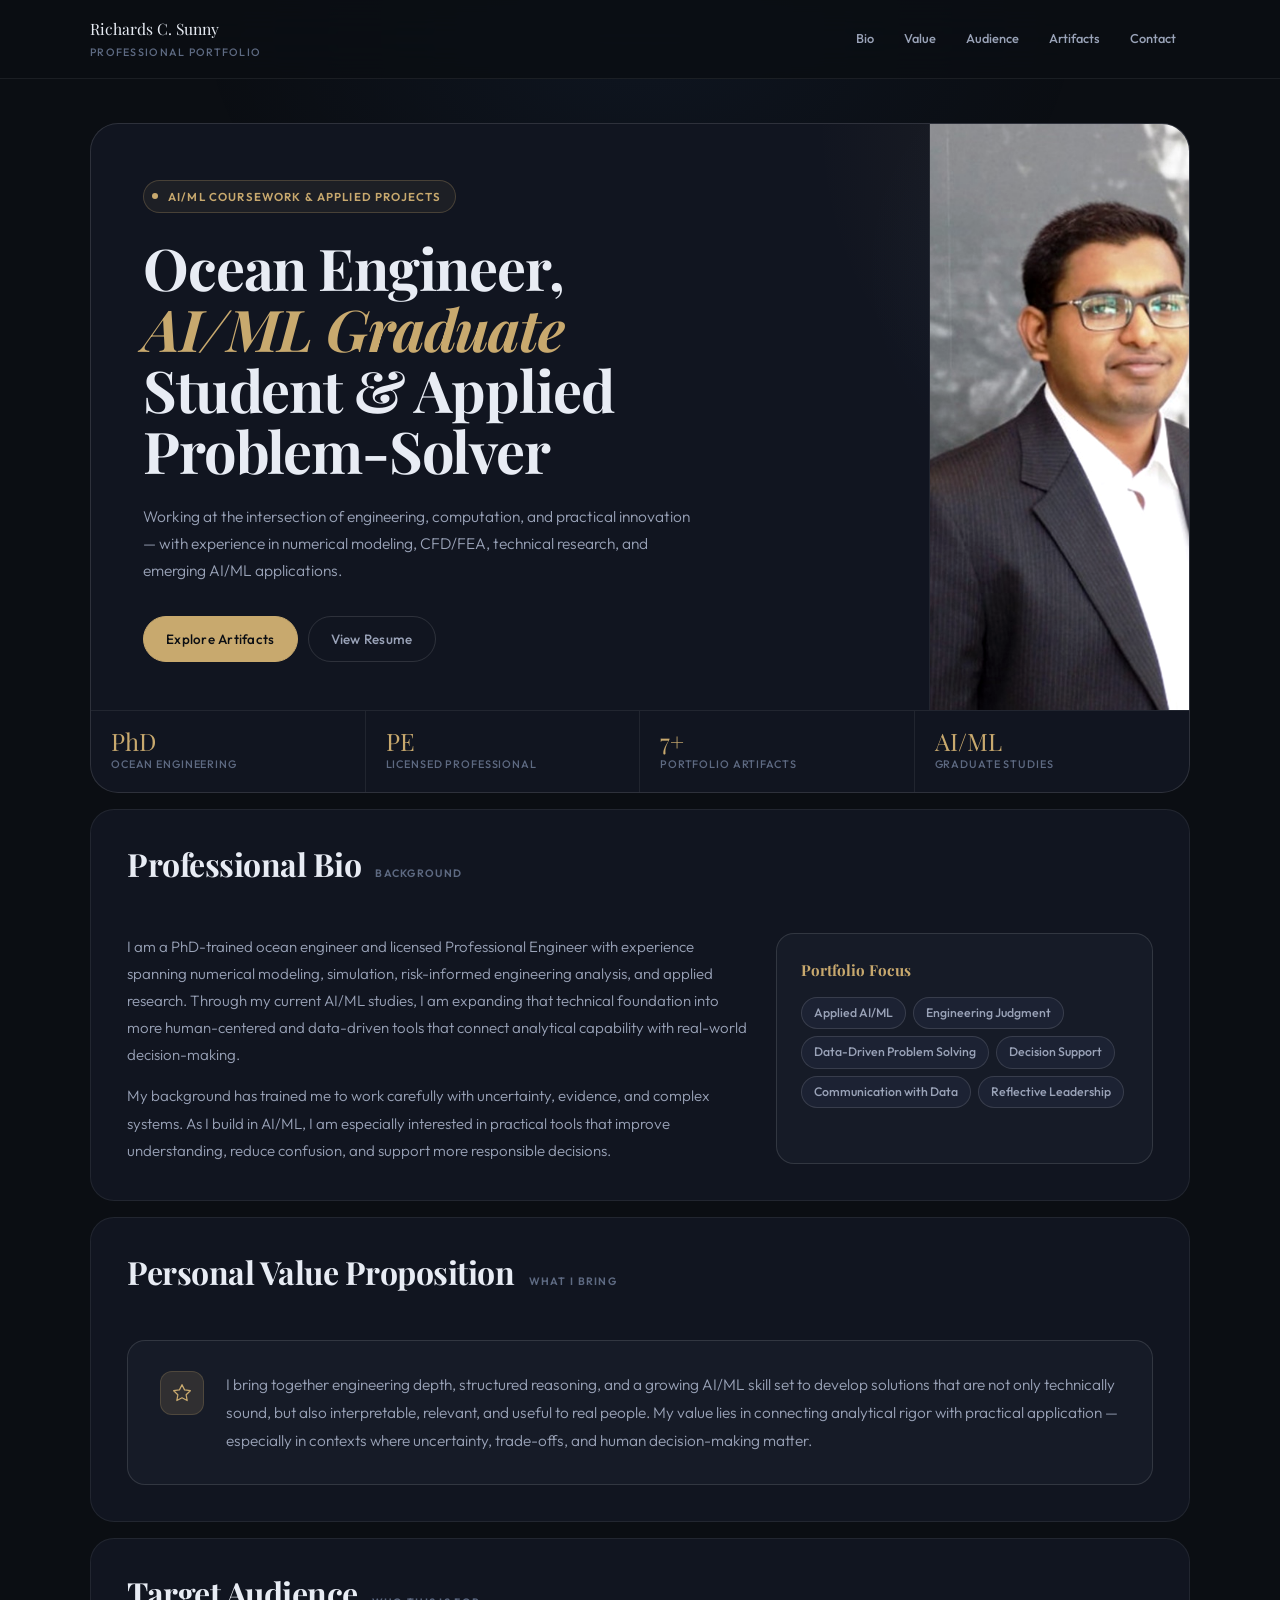
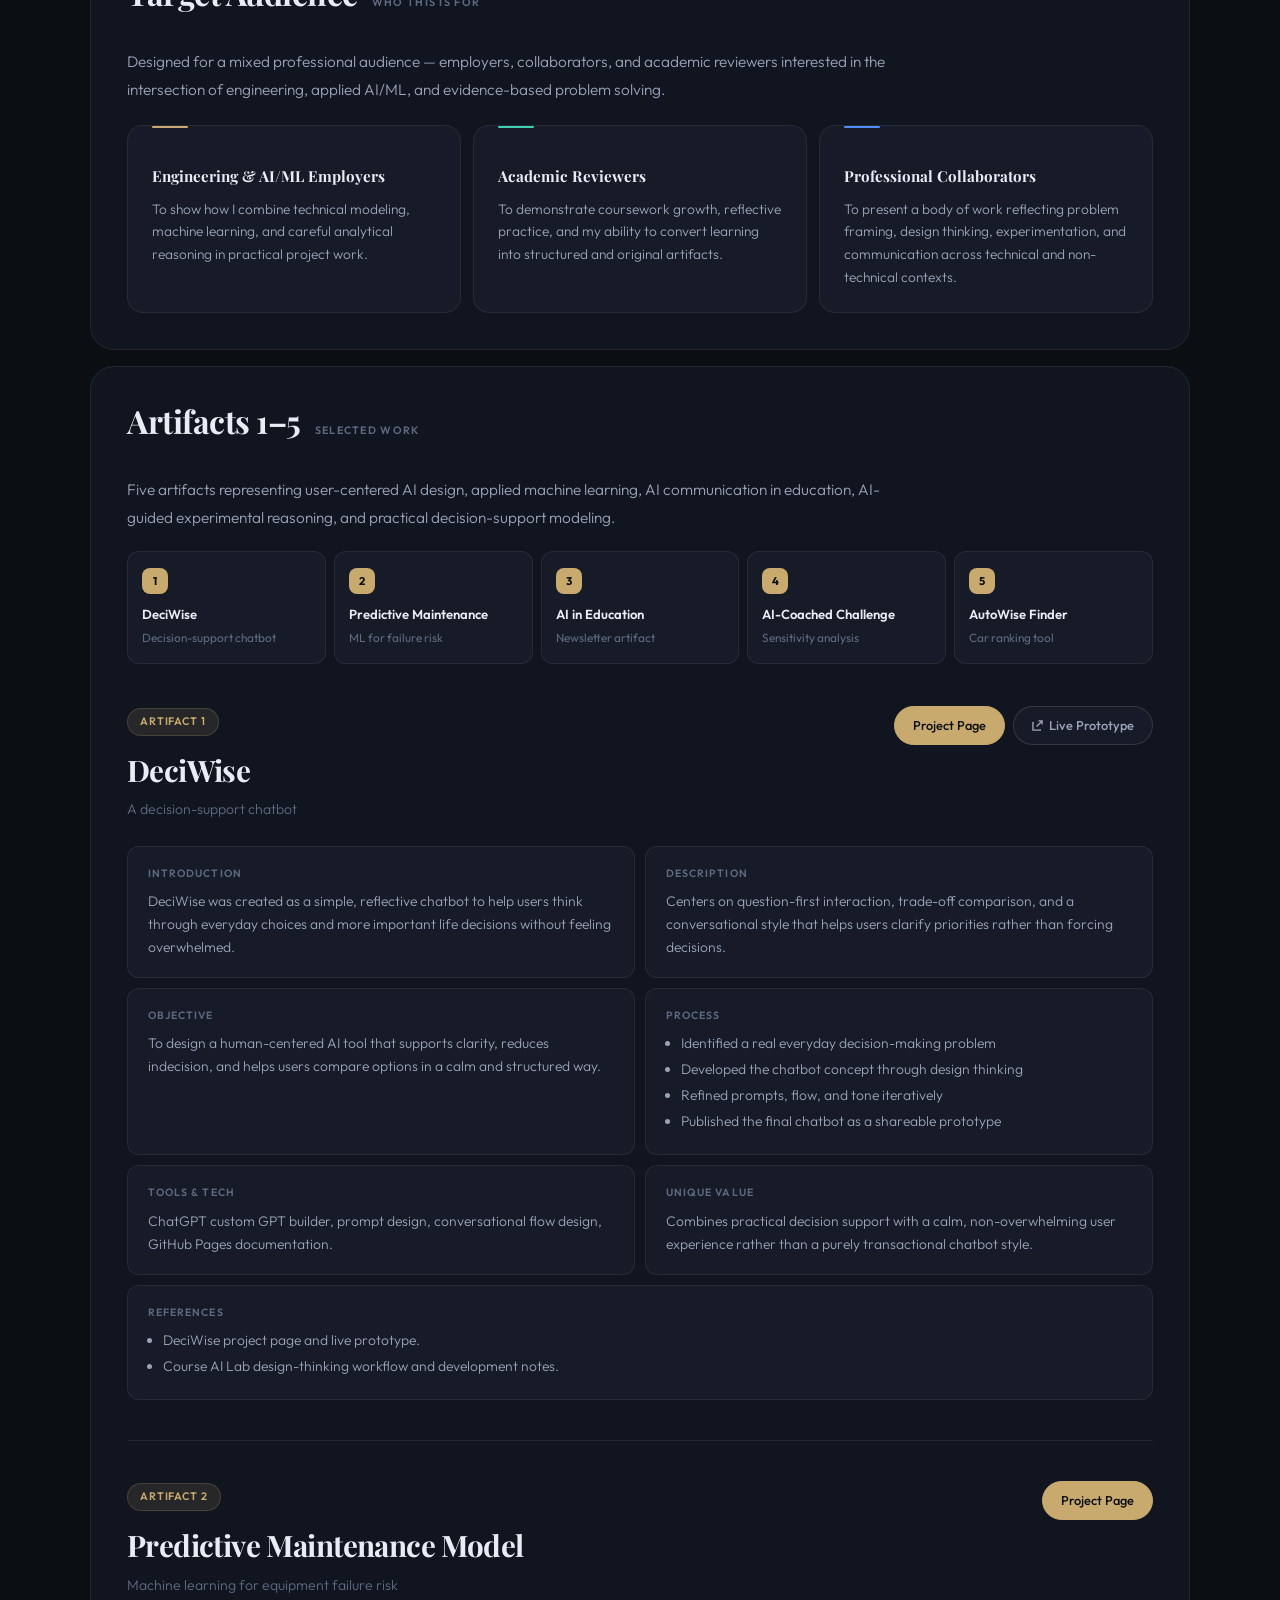
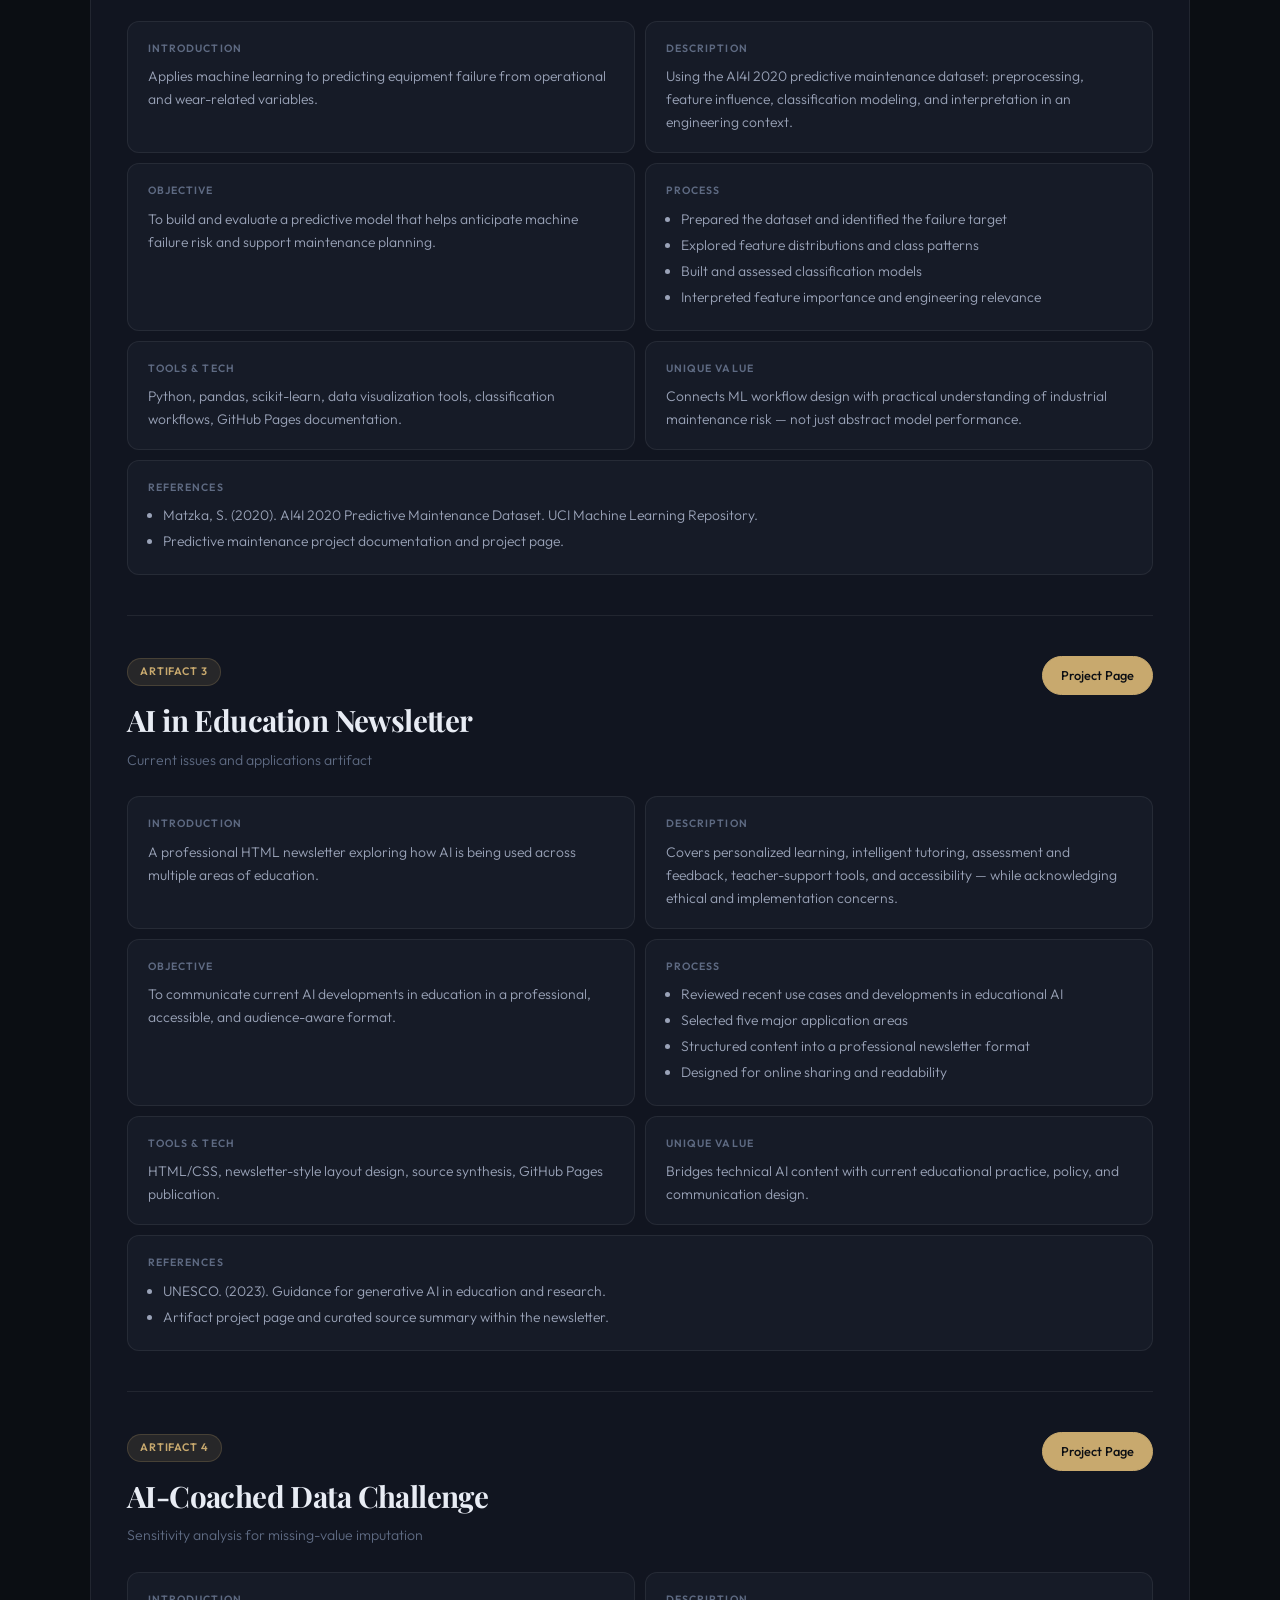
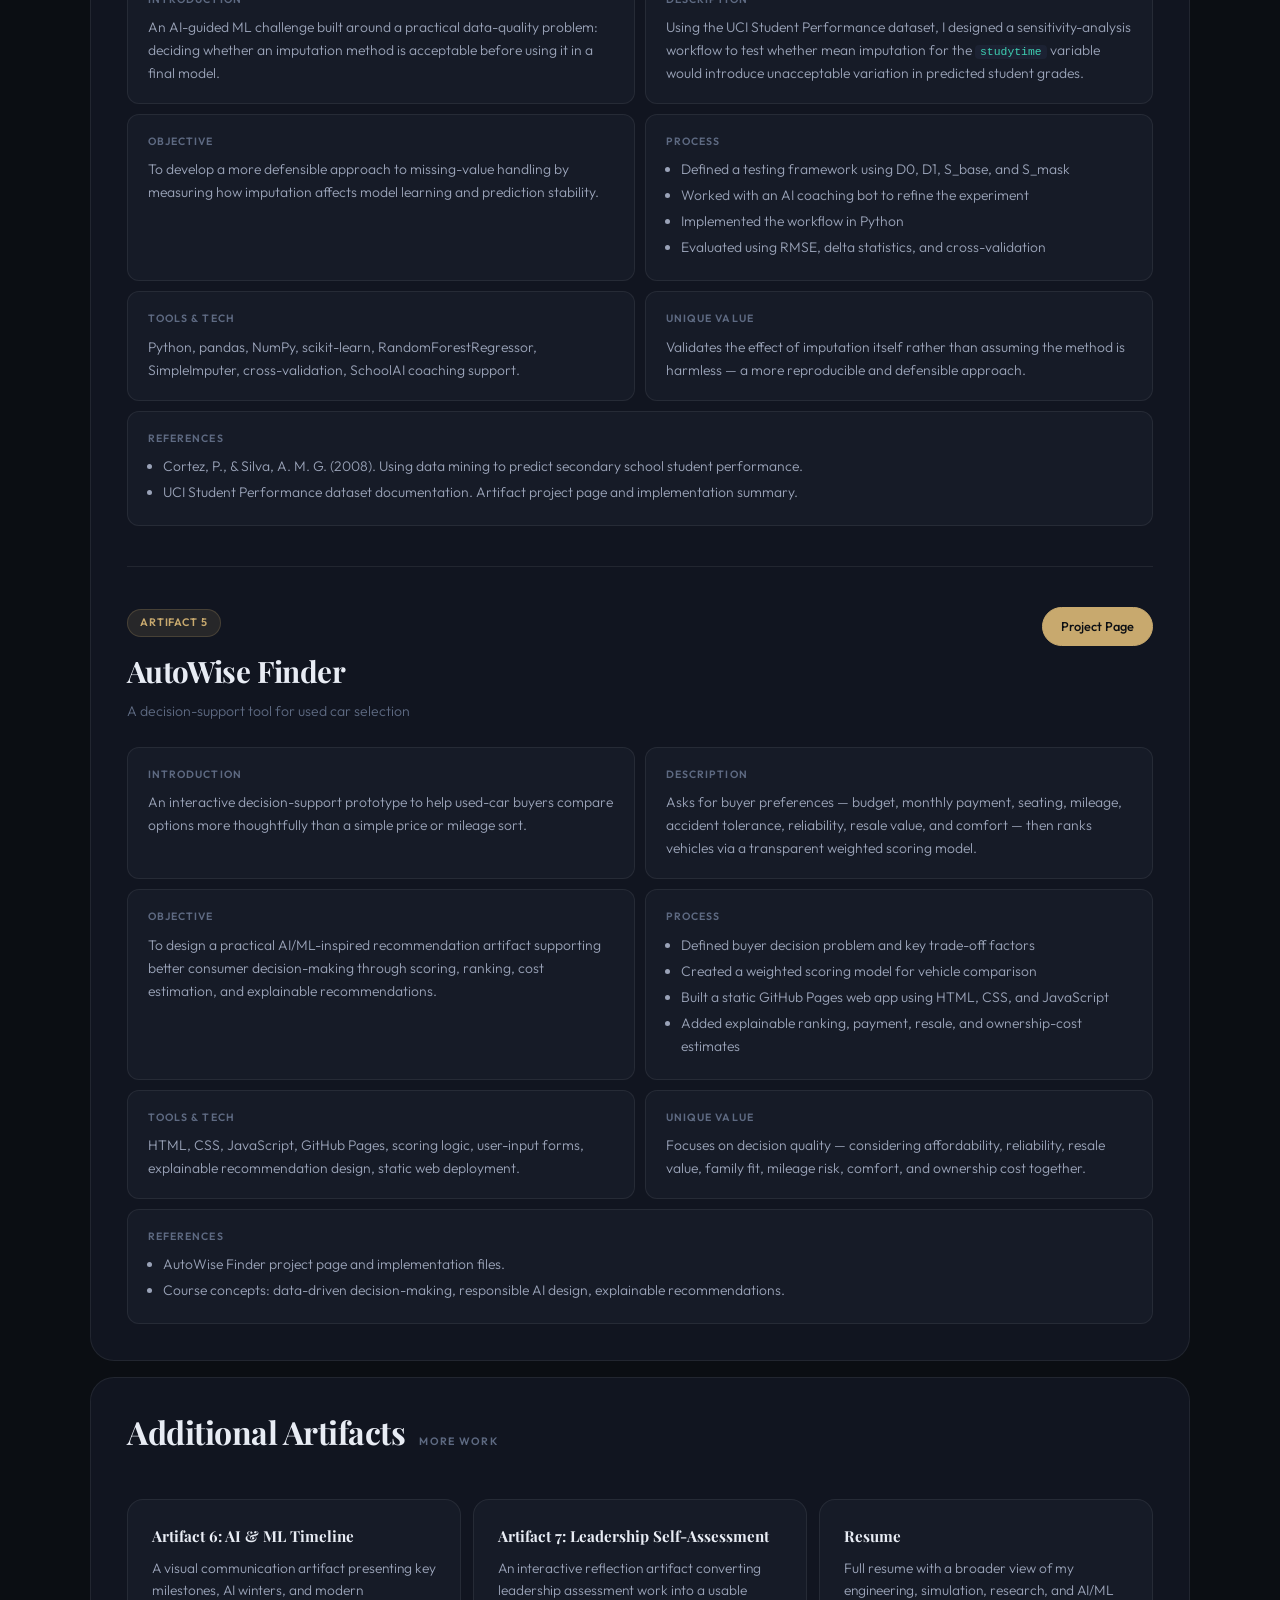
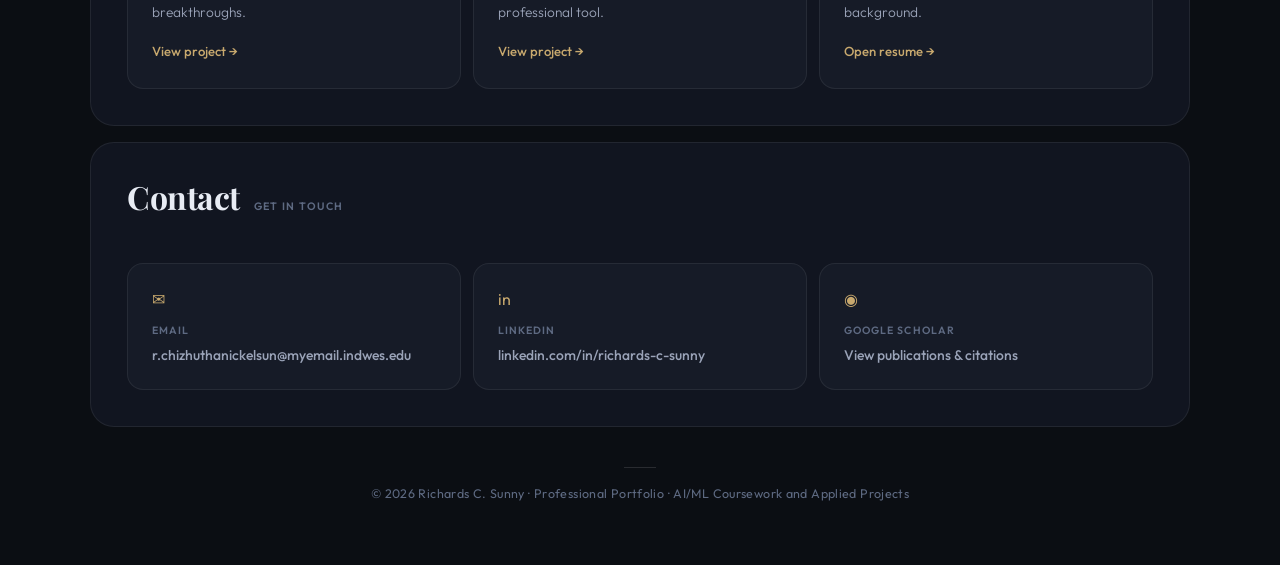
<file: index.html>
<!DOCTYPE html>
<html lang="en">
<head>
  <meta charset="UTF-8" />
  <meta name="viewport" content="width=device-width, initial-scale=1.0" />
  <title>Richards Chizhuthanickel Sunny | Portfolio</title>
  <link rel="preconnect" href="https://fonts.googleapis.com">
  <link rel="preconnect" href="https://fonts.gstatic.com" crossorigin>
  <link href="https://fonts.googleapis.com/css2?family=Playfair+Display:ital,wght@0,400;0,600;1,400&family=Outfit:wght@300;400;500;600&display=swap" rel="stylesheet">
  <style>
    :root {
      --bg:        #0b0e13;
      --bg-2:      #111520;
      --bg-3:      #161b27;
      --bg-4:      #1c2233;
      --surface:   #1e2438;
      --rule:      rgba(255,255,255,.07);
      --rule-2:    rgba(255,255,255,.12);
      --text:      #e8ecf4;
      --text-2:    #9aa3b8;
      --text-3:    #5e6a82;
      --gold:      #c8a96e;
      --gold-dim:  #8a7048;
      --gold-glow: rgba(200,169,110,.15);
      --teal:      #3ecfb2;
      --blue:      #4f8ef7;
      --serif:     'Playfair Display', Georgia, serif;
      --sans:      'Outfit', 'Helvetica Neue', sans-serif;
      --max:       1100px;
    }
    *, *::before, *::after { box-sizing: border-box; margin: 0; padding: 0; }
    html { scroll-behavior: smooth; }
    body {
      font-family: var(--sans);
      background: var(--bg);
      color: var(--text);
      line-height: 1.65;
      overflow-x: hidden;
      min-height: 100vh;
    }
    body::before {
      content: '';
      position: fixed; top: -30vh; left: 50%; transform: translateX(-50%);
      width: 900px; height: 600px;
      background: radial-gradient(ellipse, rgba(79,142,247,.06) 0%, transparent 70%);
      pointer-events: none; z-index: 0;
    }
    a { color: var(--teal); text-decoration: none; }
    a:hover { text-decoration: underline; }
    .container { width: min(var(--max), calc(100% - 48px)); margin: 0 auto; position: relative; z-index: 1; }

    /* NAV */
    .site-header {
      position: sticky; top: 0; z-index: 200;
      background: rgba(11,14,19,.88);
      backdrop-filter: blur(20px) saturate(1.8);
      border-bottom: 1px solid var(--rule);
    }
    .nav { display: flex; align-items: center; justify-content: space-between; padding: 16px 0; gap: 16px; }
    .brand-name { font-family: var(--serif); font-size: .98rem; color: var(--text); }
    .brand-sub { font-size: .67rem; font-weight: 500; letter-spacing: .12em; text-transform: uppercase; color: var(--text-3); margin-top: 2px; }
    .nav-links { display: flex; flex-wrap: wrap; gap: 2px; }
    .nav-links a { padding: 7px 14px; border-radius: 999px; font-size: .8rem; font-weight: 500; color: var(--text-2); transition: all .15s; }
    .nav-links a:hover { background: var(--surface); color: var(--text); text-decoration: none; }

    /* HERO */
    .hero-wrap { padding: 44px 0 0; }
    .hero {
      position: relative; overflow: hidden; border-radius: 28px;
      background: var(--bg-2); border: 1px solid var(--rule-2);
    }
    .hero::before {
      content: '';
      position: absolute; top: 0; right: 0; width: 480px; height: 480px;
      background: radial-gradient(circle at 100% 0%, rgba(200,169,110,.11) 0%, transparent 55%), radial-gradient(circle at 80% 30%, rgba(79,142,247,.06) 0%, transparent 45%);
      pointer-events: none;
    }
    .hero-grid { display: grid; grid-template-columns: 1fr 260px; align-items: stretch; position: relative; z-index: 1; }
    .hero-left { padding: 56px 52px 48px; display: flex; flex-direction: column; justify-content: space-between; gap: 32px; }
    .hero-eyebrow {
      display: inline-flex; align-items: center; gap: 10px; margin-bottom: 24px;
      padding: 6px 14px 6px 8px; border-radius: 999px;
      border: 1px solid rgba(200,169,110,.25); background: rgba(200,169,110,.07);
      font-size: .72rem; font-weight: 600; letter-spacing: .1em; text-transform: uppercase; color: var(--gold);
    }
    .hero-eyebrow .dot { width: 6px; height: 6px; border-radius: 50%; background: var(--gold); display: block; flex-shrink: 0; }
    .hero h1 { font-family: var(--serif); font-size: clamp(2.5rem, 4.5vw, 3.9rem); line-height: 1.06; letter-spacing: -.02em; color: var(--text); margin-bottom: 22px; }
    .hero h1 em { font-style: italic; color: var(--gold); }
    .hero-desc { font-size: .97rem; color: var(--text-2); max-width: 560px; line-height: 1.75; font-weight: 300; margin-bottom: 0; }
    .hero-actions { display: flex; flex-wrap: wrap; gap: 10px; }
    .btn { display: inline-flex; align-items: center; gap: 8px; padding: 11px 22px; border-radius: 999px; font-family: var(--sans); font-size: .84rem; font-weight: 500; letter-spacing: .02em; text-decoration: none; transition: all .18s; border: 1px solid transparent; }
    .btn-gold { background: var(--gold); color: #0b0e13; border-color: var(--gold); }
    .btn-gold:hover { background: #dbbe84; border-color: #dbbe84; text-decoration: none; color: #0b0e13; }
    .btn-outline { background: transparent; color: var(--text-2); border-color: var(--rule-2); }
    .btn-outline:hover { background: var(--surface); color: var(--text); text-decoration: none; }
    .hero-right { border-left: 1px solid var(--rule); display: flex; flex-direction: column; }
    .hero-photo { flex: 1; overflow: hidden; min-height: 280px; }
    .hero-photo img { width: 100%; height: 100%; object-fit: cover; object-position: top; filter: grayscale(20%) contrast(1.05); display: block; }
    .hero-stats { display: grid; grid-template-columns: repeat(4,1fr); border-top: 1px solid var(--rule); }
    .stat { padding: 18px 20px; border-right: 1px solid var(--rule); display: flex; flex-direction: column; gap: 3px; }
    .stat:last-child { border-right: none; }
    .stat-val { font-family: var(--serif); font-size: 1.5rem; color: var(--gold); line-height: 1; }
    .stat-label { font-size: .68rem; font-weight: 500; letter-spacing: .08em; text-transform: uppercase; color: var(--text-3); }

    /* SECTIONS */
    .section { margin-top: 16px; }
    .panel { background: var(--bg-2); border: 1px solid var(--rule); border-radius: 24px; overflow: hidden; }
    .panel-head { padding: 28px 36px 0; display: flex; align-items: baseline; gap: 14px; }
    .panel-head h2 { font-family: var(--serif); font-size: clamp(1.5rem, 2.8vw, 2rem); color: var(--text); letter-spacing: -.015em; }
    .panel-tag { font-size: .67rem; font-weight: 600; letter-spacing: .12em; text-transform: uppercase; color: var(--text-3); }
    .panel-body { padding: 20px 36px 36px; }
    .lead { color: var(--text-2); font-size: .96rem; line-height: 1.8; font-weight: 300; max-width: 780px; margin-top: 8px; }

    /* BIO */
    .bio-grid { display: grid; grid-template-columns: 1.25fr .75fr; gap: 20px; margin-top: 22px; }
    .bio-prose p { color: var(--text-2); font-size: .94rem; line-height: 1.8; font-weight: 300; margin-bottom: 14px; }
    .bio-prose p:last-child { margin-bottom: 0; }
    .focus-card { background: var(--bg-3); border: 1px solid var(--rule-2); border-radius: 18px; padding: 24px; }
    .focus-card h3 { font-family: var(--serif); font-size: .95rem; color: var(--gold); margin-bottom: 14px; }
    .tags { display: flex; flex-wrap: wrap; gap: 7px; }
    .tag { padding: 5px 12px; border-radius: 999px; font-size: .77rem; font-weight: 500; background: var(--bg-4); border: 1px solid var(--rule-2); color: var(--text-2); }

    /* VALUE */
    .value-card { margin-top: 22px; padding: 30px 32px; background: var(--bg-3); border: 1px solid var(--rule-2); border-radius: 18px; display: flex; gap: 22px; align-items: flex-start; }
    .value-icon { flex-shrink: 0; width: 44px; height: 44px; border-radius: 12px; background: var(--gold-glow); border: 1px solid rgba(200,169,110,.2); display: flex; align-items: center; justify-content: center; }
    .value-icon svg { width: 20px; height: 20px; stroke: var(--gold); fill: none; stroke-width: 1.5; stroke-linecap: round; stroke-linejoin: round; }
    .value-text { font-size: .96rem; color: var(--text-2); line-height: 1.8; font-weight: 300; }

    /* AUDIENCE */
    .audience-grid { display: grid; grid-template-columns: repeat(3,1fr); gap: 12px; margin-top: 22px; }
    .aud-card { padding: 24px; border-radius: 16px; background: var(--bg-3); border: 1px solid var(--rule); position: relative; overflow: hidden; }
    .aud-card::after { content: ''; position: absolute; top: 0; left: 24px; width: 36px; height: 2px; border-radius: 999px; }
    .aud-card:nth-child(1)::after { background: var(--gold); }
    .aud-card:nth-child(2)::after { background: var(--teal); }
    .aud-card:nth-child(3)::after { background: var(--blue); }
    .aud-card h3 { font-family: var(--serif); font-size: .95rem; color: var(--text); margin: 14px 0 8px; }
    .aud-card p { font-size: .86rem; color: var(--text-2); line-height: 1.65; font-weight: 300; }

    /* ARTIFACT NAV */
    .art-nav { display: grid; grid-template-columns: repeat(5,1fr); gap: 8px; margin-top: 20px; }
    .art-nav-item { padding: 16px 14px; border-radius: 12px; background: var(--bg-3); border: 1px solid var(--rule); text-decoration: none; transition: border-color .15s, transform .15s; display: block; }
    .art-nav-item:hover { border-color: var(--gold-dim); transform: translateY(-2px); text-decoration: none; }
    .art-num { width: 26px; height: 26px; border-radius: 8px; background: var(--gold); color: #0b0e13; font-size: .7rem; font-weight: 700; display: flex; align-items: center; justify-content: center; margin-bottom: 10px; }
    .art-nav-item strong { display: block; font-size: .82rem; font-weight: 600; color: var(--text); margin-bottom: 4px; }
    .art-nav-item span { font-size: .74rem; color: var(--text-3); line-height: 1.4; display: block; }

    /* ARTIFACT ENTRIES */
    .artifact { padding-top: 40px; margin-top: 40px; border-top: 1px solid var(--rule); }
    .artifact:first-of-type { border-top: none; padding-top: 26px; margin-top: 16px; }
    .artifact-top { display: flex; justify-content: space-between; align-items: flex-start; gap: 24px; margin-bottom: 24px; }
    .art-badge { padding: 4px 12px; border-radius: 999px; font-size: .68rem; font-weight: 600; letter-spacing: .08em; text-transform: uppercase; background: rgba(200,169,110,.12); color: var(--gold); border: 1px solid rgba(200,169,110,.2); display: inline-block; margin-bottom: 10px; }
    .artifact h3 { font-family: var(--serif); font-size: clamp(1.35rem, 2.5vw, 1.85rem); color: var(--text); letter-spacing: -.02em; }
    .artifact-sub { font-size: .88rem; color: var(--text-3); margin-top: 4px; font-weight: 300; }
    .art-links { display: flex; flex-wrap: wrap; gap: 8px; flex-shrink: 0; }
    .art-link { display: inline-flex; align-items: center; gap: 6px; padding: 8px 18px; border-radius: 999px; font-size: .8rem; font-weight: 500; border: 1px solid var(--rule-2); color: var(--text-2); background: var(--bg-3); text-decoration: none; transition: all .15s; }
    .art-link:hover { background: var(--gold); color: #0b0e13; border-color: var(--gold); text-decoration: none; }
    .art-link-primary { background: var(--gold); color: #0b0e13; border-color: var(--gold); }
    .art-link-primary:hover { background: #dbbe84; border-color: #dbbe84; }
    .art-link svg { width: 11px; height: 11px; }
    .art-grid { display: grid; grid-template-columns: repeat(2,1fr); gap: 10px; }
    .art-block { padding: 18px 20px; border-radius: 12px; background: var(--bg-3); border: 1px solid var(--rule); }
    .art-block h4 { font-size: .66rem; font-weight: 600; letter-spacing: .1em; text-transform: uppercase; color: var(--text-3); margin-bottom: 8px; }
    .art-block p, .art-block li { font-size: .87rem; color: var(--text-2); line-height: 1.65; font-weight: 300; }
    .art-block ul { padding-left: 15px; }
    .art-block li { margin-bottom: 3px; }
    .art-block code { font-size: .82em; background: var(--bg-4); padding: 1px 5px; border-radius: 4px; font-family: 'SF Mono','Fira Code',monospace; color: var(--teal); }
    .art-full { grid-column: 1 / -1; }

    /* ADDITIONAL */
    .add-grid { display: grid; grid-template-columns: repeat(3,1fr); gap: 12px; margin-top: 20px; }
    .add-card { padding: 24px; border-radius: 16px; background: var(--bg-3); border: 1px solid var(--rule); }
    .add-card h3 { font-family: var(--serif); font-size: .95rem; color: var(--text); margin-bottom: 8px; }
    .add-card p { font-size: .86rem; color: var(--text-2); line-height: 1.6; font-weight: 300; margin-bottom: 14px; }
    .add-card a { font-size: .82rem; font-weight: 500; color: var(--gold); display: inline-flex; align-items: center; gap: 4px; }
    .add-card a:hover { text-decoration: underline; }

    /* CONTACT */
    .contact-grid { display: grid; grid-template-columns: repeat(3,1fr); gap: 12px; margin-top: 20px; }
    .contact-card { display: flex; flex-direction: column; gap: 5px; padding: 22px 24px; border-radius: 16px; border: 1px solid var(--rule); background: var(--bg-3); text-decoration: none; transition: border-color .15s, transform .15s; }
    .contact-card:hover { border-color: var(--gold-dim); transform: translateY(-2px); text-decoration: none; }
    .contact-icon { font-size: 1rem; color: var(--gold); margin-bottom: 4px; }
    .contact-type { font-size: .66rem; font-weight: 600; letter-spacing: .1em; text-transform: uppercase; color: var(--text-3); }
    .contact-val { font-size: .87rem; font-weight: 500; color: var(--text-2); }

    /* FOOTER */
    .site-footer { padding: 40px 0 60px; text-align: center; }
    .footer-rule { width: 32px; height: 1px; background: var(--rule-2); margin: 0 auto 16px; }
    .site-footer p { font-size: .78rem; color: var(--text-3); letter-spacing: .03em; }

    /* RESPONSIVE */
    @media (max-width: 920px) {
      .hero-grid { grid-template-columns: 1fr; }
      .hero-right { border-left: none; border-top: 1px solid var(--rule); }
      .hero-photo { height: 220px; }
      .hero-photo img { object-position: center 20%; }
      .hero-left { padding: 36px 28px 32px; }
      .bio-grid, .audience-grid, .contact-grid { grid-template-columns: 1fr; }
      .art-nav { grid-template-columns: repeat(2,1fr); }
      .add-grid { grid-template-columns: repeat(2,1fr); }
      .art-grid { grid-template-columns: 1fr; }
      .artifact-top { flex-direction: column; }
      .panel-head, .panel-body { padding-left: 22px; padding-right: 22px; }
    }
    @media (max-width: 580px) {
      .art-nav, .add-grid, .contact-grid { grid-template-columns: 1fr; }
      .hero-stats { grid-template-columns: repeat(2,1fr); }
      .stat:nth-child(2) { border-right: none; }
      .stat:nth-child(3), .stat:nth-child(4) { border-top: 1px solid var(--rule); }
      .hero-left { padding: 28px 20px 26px; }
      .value-card { flex-direction: column; }
    }
  </style>
</head>
<body>

  <header class="site-header">
    <div class="container nav">
      <div>
        <div class="brand-name">Richards C. Sunny</div>
        <div class="brand-sub">Professional Portfolio</div>
      </div>
      <nav class="nav-links">
        <a href="#bio">Bio</a>
        <a href="#value">Value</a>
        <a href="#audience">Audience</a>
        <a href="#artifacts">Artifacts</a>
        <a href="#contact">Contact</a>
      </nav>
    </div>
  </header>

  <main>
    <div class="container hero-wrap">
      <section class="hero">
        <div class="hero-grid">
          <div class="hero-left">
            <div>
              <div class="hero-eyebrow"><span class="dot"></span>AI/ML Coursework &amp; Applied Projects</div>
              <h1>Ocean Engineer,<br><em>AI/ML Graduate</em><br>Student &amp; Applied<br>Problem-Solver</h1>
              <p class="hero-desc">Working at the intersection of engineering, computation, and practical innovation — with experience in numerical modeling, CFD/FEA, technical research, and emerging AI/ML applications.</p>
            </div>
            <div class="hero-actions">
              <a class="btn btn-gold" href="#artifacts">Explore Artifacts</a>
              <a class="btn btn-outline" href="assets/Richards_C_Sunny_Resume.pdf" target="_blank" rel="noopener">View Resume</a>
            </div>
          </div>
          <div class="hero-right">
            <div class="hero-photo">
              <img src="assets/headshot.jpg" alt="Richards C. Sunny" />
            </div>
          </div>
        </div>
        <div class="hero-stats">
          <div class="stat"><div class="stat-val">PhD</div><div class="stat-label">Ocean Engineering</div></div>
          <div class="stat"><div class="stat-val">PE</div><div class="stat-label">Licensed Professional</div></div>
          <div class="stat"><div class="stat-val">7+</div><div class="stat-label">Portfolio Artifacts</div></div>
          <div class="stat"><div class="stat-val">AI/ML</div><div class="stat-label">Graduate Studies</div></div>
        </div>
      </section>
    </div>

    <section id="bio" class="container section">
      <div class="panel">
        <div class="panel-head"><h2>Professional Bio</h2><span class="panel-tag">Background</span></div>
        <div class="panel-body">
          <div class="bio-grid">
            <div class="bio-prose">
              <p>I am a PhD-trained ocean engineer and licensed Professional Engineer with experience spanning numerical modeling, simulation, risk-informed engineering analysis, and applied research. Through my current AI/ML studies, I am expanding that technical foundation into more human-centered and data-driven tools that connect analytical capability with real-world decision-making.</p>
              <p>My background has trained me to work carefully with uncertainty, evidence, and complex systems. As I build in AI/ML, I am especially interested in practical tools that improve understanding, reduce confusion, and support more responsible decisions.</p>
            </div>
            <div class="focus-card">
              <h3>Portfolio Focus</h3>
              <div class="tags">
                <span class="tag">Applied AI/ML</span>
                <span class="tag">Engineering Judgment</span>
                <span class="tag">Data-Driven Problem Solving</span>
                <span class="tag">Decision Support</span>
                <span class="tag">Communication with Data</span>
                <span class="tag">Reflective Leadership</span>
              </div>
            </div>
          </div>
        </div>
      </div>
    </section>

    <section id="value" class="container section">
      <div class="panel">
        <div class="panel-head"><h2>Personal Value Proposition</h2><span class="panel-tag">What I Bring</span></div>
        <div class="panel-body">
          <div class="value-card">
            <div class="value-icon">
              <svg viewBox="0 0 24 24"><polygon points="12 2 15.09 8.26 22 9.27 17 14.14 18.18 21.02 12 17.77 5.82 21.02 7 14.14 2 9.27 8.91 8.26 12 2"/></svg>
            </div>
            <p class="value-text">I bring together engineering depth, structured reasoning, and a growing AI/ML skill set to develop solutions that are not only technically sound, but also interpretable, relevant, and useful to real people. My value lies in connecting analytical rigor with practical application — especially in contexts where uncertainty, trade-offs, and human decision-making matter.</p>
          </div>
        </div>
      </div>
    </section>

    <section id="audience" class="container section">
      <div class="panel">
        <div class="panel-head"><h2>Target Audience</h2><span class="panel-tag">Who This Is For</span></div>
        <div class="panel-body">
          <p class="lead">Designed for a mixed professional audience — employers, collaborators, and academic reviewers interested in the intersection of engineering, applied AI/ML, and evidence-based problem solving.</p>
          <div class="audience-grid">
            <div class="aud-card">
              <h3>Engineering &amp; AI/ML Employers</h3>
              <p>To show how I combine technical modeling, machine learning, and careful analytical reasoning in practical project work.</p>
            </div>
            <div class="aud-card">
              <h3>Academic Reviewers</h3>
              <p>To demonstrate coursework growth, reflective practice, and my ability to convert learning into structured and original artifacts.</p>
            </div>
            <div class="aud-card">
              <h3>Professional Collaborators</h3>
              <p>To present a body of work reflecting problem framing, design thinking, experimentation, and communication across technical and non-technical contexts.</p>
            </div>
          </div>
        </div>
      </div>
    </section>

    <section id="artifacts" class="container section">
      <div class="panel">
        <div class="panel-head"><h2>Artifacts 1–5</h2><span class="panel-tag">Selected Work</span></div>
        <div class="panel-body">
          <p class="lead">Five artifacts representing user-centered AI design, applied machine learning, AI communication in education, AI-guided experimental reasoning, and practical decision-support modeling.</p>
          <nav class="art-nav" aria-label="Artifact navigation">
            <a class="art-nav-item" href="#artifact1"><div class="art-num">1</div><strong>DeciWise</strong><span>Decision-support chatbot</span></a>
            <a class="art-nav-item" href="#artifact2"><div class="art-num">2</div><strong>Predictive Maintenance</strong><span>ML for failure risk</span></a>
            <a class="art-nav-item" href="#artifact3"><div class="art-num">3</div><strong>AI in Education</strong><span>Newsletter artifact</span></a>
            <a class="art-nav-item" href="#artifact4"><div class="art-num">4</div><strong>AI-Coached Challenge</strong><span>Sensitivity analysis</span></a>
            <a class="art-nav-item" href="#artifact5"><div class="art-num">5</div><strong>AutoWise Finder</strong><span>Car ranking tool</span></a>
          </nav>

          <article class="artifact" id="artifact1">
            <div class="artifact-top">
              <div><span class="art-badge">Artifact 1</span><h3>DeciWise</h3><p class="artifact-sub">A decision-support chatbot</p></div>
              <div class="art-links">
                <a class="art-link art-link-primary" href="deciwise.html">Project Page</a>
                <a class="art-link" href="https://chatgpt.com/g/g-69aca36753d48191b93fdb0dc4c5a4b3-deciwise" target="_blank" rel="noopener"><svg viewBox="0 0 12 12" fill="none" stroke="currentColor" stroke-width="1.5"><path d="M7 1h4v4M11 1L5 7M2 3H1v8h8v-1"/></svg>Live Prototype</a>
              </div>
            </div>
            <div class="art-grid">
              <div class="art-block"><h4>Introduction</h4><p>DeciWise was created as a simple, reflective chatbot to help users think through everyday choices and more important life decisions without feeling overwhelmed.</p></div>
              <div class="art-block"><h4>Description</h4><p>Centers on question-first interaction, trade-off comparison, and a conversational style that helps users clarify priorities rather than forcing decisions.</p></div>
              <div class="art-block"><h4>Objective</h4><p>To design a human-centered AI tool that supports clarity, reduces indecision, and helps users compare options in a calm and structured way.</p></div>
              <div class="art-block"><h4>Process</h4><ul><li>Identified a real everyday decision-making problem</li><li>Developed the chatbot concept through design thinking</li><li>Refined prompts, flow, and tone iteratively</li><li>Published the final chatbot as a shareable prototype</li></ul></div>
              <div class="art-block"><h4>Tools &amp; Tech</h4><p>ChatGPT custom GPT builder, prompt design, conversational flow design, GitHub Pages documentation.</p></div>
              <div class="art-block"><h4>Unique Value</h4><p>Combines practical decision support with a calm, non-overwhelming user experience rather than a purely transactional chatbot style.</p></div>
              <div class="art-block art-full"><h4>References</h4><ul><li>DeciWise project page and live prototype.</li><li>Course AI Lab design-thinking workflow and development notes.</li></ul></div>
            </div>
          </article>

          <article class="artifact" id="artifact2">
            <div class="artifact-top">
              <div><span class="art-badge">Artifact 2</span><h3>Predictive Maintenance Model</h3><p class="artifact-sub">Machine learning for equipment failure risk</p></div>
              <div class="art-links"><a class="art-link art-link-primary" href="predictive_maintenance.html">Project Page</a></div>
            </div>
            <div class="art-grid">
              <div class="art-block"><h4>Introduction</h4><p>Applies machine learning to predicting equipment failure from operational and wear-related variables.</p></div>
              <div class="art-block"><h4>Description</h4><p>Using the AI4I 2020 predictive maintenance dataset: preprocessing, feature influence, classification modeling, and interpretation in an engineering context.</p></div>
              <div class="art-block"><h4>Objective</h4><p>To build and evaluate a predictive model that helps anticipate machine failure risk and support maintenance planning.</p></div>
              <div class="art-block"><h4>Process</h4><ul><li>Prepared the dataset and identified the failure target</li><li>Explored feature distributions and class patterns</li><li>Built and assessed classification models</li><li>Interpreted feature importance and engineering relevance</li></ul></div>
              <div class="art-block"><h4>Tools &amp; Tech</h4><p>Python, pandas, scikit-learn, data visualization tools, classification workflows, GitHub Pages documentation.</p></div>
              <div class="art-block"><h4>Unique Value</h4><p>Connects ML workflow design with practical understanding of industrial maintenance risk — not just abstract model performance.</p></div>
              <div class="art-block art-full"><h4>References</h4><ul><li>Matzka, S. (2020). AI4I 2020 Predictive Maintenance Dataset. UCI Machine Learning Repository.</li><li>Predictive maintenance project documentation and project page.</li></ul></div>
            </div>
          </article>

          <article class="artifact" id="artifact3">
            <div class="artifact-top">
              <div><span class="art-badge">Artifact 3</span><h3>AI in Education Newsletter</h3><p class="artifact-sub">Current issues and applications artifact</p></div>
              <div class="art-links"><a class="art-link art-link-primary" href="education_newsletter.html">Project Page</a></div>
            </div>
            <div class="art-grid">
              <div class="art-block"><h4>Introduction</h4><p>A professional HTML newsletter exploring how AI is being used across multiple areas of education.</p></div>
              <div class="art-block"><h4>Description</h4><p>Covers personalized learning, intelligent tutoring, assessment and feedback, teacher-support tools, and accessibility — while acknowledging ethical and implementation concerns.</p></div>
              <div class="art-block"><h4>Objective</h4><p>To communicate current AI developments in education in a professional, accessible, and audience-aware format.</p></div>
              <div class="art-block"><h4>Process</h4><ul><li>Reviewed recent use cases and developments in educational AI</li><li>Selected five major application areas</li><li>Structured content into a professional newsletter format</li><li>Designed for online sharing and readability</li></ul></div>
              <div class="art-block"><h4>Tools &amp; Tech</h4><p>HTML/CSS, newsletter-style layout design, source synthesis, GitHub Pages publication.</p></div>
              <div class="art-block"><h4>Unique Value</h4><p>Bridges technical AI content with current educational practice, policy, and communication design.</p></div>
              <div class="art-block art-full"><h4>References</h4><ul><li>UNESCO. (2023). Guidance for generative AI in education and research.</li><li>Artifact project page and curated source summary within the newsletter.</li></ul></div>
            </div>
          </article>

          <article class="artifact" id="artifact4">
            <div class="artifact-top">
              <div><span class="art-badge">Artifact 4</span><h3>AI-Coached Data Challenge</h3><p class="artifact-sub">Sensitivity analysis for missing-value imputation</p></div>
              <div class="art-links"><a class="art-link art-link-primary" href="artifact4-ai-coached-data-challenge.html">Project Page</a></div>
            </div>
            <div class="art-grid">
              <div class="art-block"><h4>Introduction</h4><p>An AI-guided ML challenge built around a practical data-quality problem: deciding whether an imputation method is acceptable before using it in a final model.</p></div>
              <div class="art-block"><h4>Description</h4><p>Using the UCI Student Performance dataset, I designed a sensitivity-analysis workflow to test whether mean imputation for the <code>studytime</code> variable would introduce unacceptable variation in predicted student grades.</p></div>
              <div class="art-block"><h4>Objective</h4><p>To develop a more defensible approach to missing-value handling by measuring how imputation affects model learning and prediction stability.</p></div>
              <div class="art-block"><h4>Process</h4><ul><li>Defined a testing framework using D0, D1, S_base, and S_mask</li><li>Worked with an AI coaching bot to refine the experiment</li><li>Implemented the workflow in Python</li><li>Evaluated using RMSE, delta statistics, and cross-validation</li></ul></div>
              <div class="art-block"><h4>Tools &amp; Tech</h4><p>Python, pandas, NumPy, scikit-learn, RandomForestRegressor, SimpleImputer, cross-validation, SchoolAI coaching support.</p></div>
              <div class="art-block"><h4>Unique Value</h4><p>Validates the effect of imputation itself rather than assuming the method is harmless — a more reproducible and defensible approach.</p></div>
              <div class="art-block art-full"><h4>References</h4><ul><li>Cortez, P., &amp; Silva, A. M. G. (2008). Using data mining to predict secondary school student performance.</li><li>UCI Student Performance dataset documentation. Artifact project page and implementation summary.</li></ul></div>
            </div>
          </article>

          <article class="artifact" id="artifact5">
            <div class="artifact-top">
              <div><span class="art-badge">Artifact 5</span><h3>AutoWise Finder</h3><p class="artifact-sub">A decision-support tool for used car selection</p></div>
              <div class="art-links"><a class="art-link art-link-primary" href="autowise-finder/index.html">Project Page</a></div>
            </div>
            <div class="art-grid">
              <div class="art-block"><h4>Introduction</h4><p>An interactive decision-support prototype to help used-car buyers compare options more thoughtfully than a simple price or mileage sort.</p></div>
              <div class="art-block"><h4>Description</h4><p>Asks for buyer preferences — budget, monthly payment, seating, mileage, accident tolerance, reliability, resale value, and comfort — then ranks vehicles via a transparent weighted scoring model.</p></div>
              <div class="art-block"><h4>Objective</h4><p>To design a practical AI/ML-inspired recommendation artifact supporting better consumer decision-making through scoring, ranking, cost estimation, and explainable recommendations.</p></div>
              <div class="art-block"><h4>Process</h4><ul><li>Defined buyer decision problem and key trade-off factors</li><li>Created a weighted scoring model for vehicle comparison</li><li>Built a static GitHub Pages web app using HTML, CSS, and JavaScript</li><li>Added explainable ranking, payment, resale, and ownership-cost estimates</li></ul></div>
              <div class="art-block"><h4>Tools &amp; Tech</h4><p>HTML, CSS, JavaScript, GitHub Pages, scoring logic, user-input forms, explainable recommendation design, static web deployment.</p></div>
              <div class="art-block"><h4>Unique Value</h4><p>Focuses on decision quality — considering affordability, reliability, resale value, family fit, mileage risk, comfort, and ownership cost together.</p></div>
              <div class="art-block art-full"><h4>References</h4><ul><li>AutoWise Finder project page and implementation files.</li><li>Course concepts: data-driven decision-making, responsible AI design, explainable recommendations.</li></ul></div>
            </div>
          </article>
        </div>
      </div>
    </section>

    <section class="container section">
      <div class="panel">
        <div class="panel-head"><h2>Additional Artifacts</h2><span class="panel-tag">More Work</span></div>
        <div class="panel-body">
          <div class="add-grid">
            <div class="add-card"><h3>Artifact 6: AI &amp; ML Timeline</h3><p>A visual communication artifact presenting key milestones, AI winters, and modern breakthroughs.</p><a href="timeline.html">View project →</a></div>
            <div class="add-card"><h3>Artifact 7: Leadership Self-Assessment</h3><p>An interactive reflection artifact converting leadership assessment work into a usable professional tool.</p><a href="leadership.html">View project →</a></div>
            <div class="add-card"><h3>Resume</h3><p>Full resume with a broader view of my engineering, simulation, research, and AI/ML background.</p><a href="assets/Richards_C_Sunny_Resume.pdf" target="_blank" rel="noopener">Open resume →</a></div>
          </div>
        </div>
      </div>
    </section>

    <section id="contact" class="container section">
      <div class="panel">
        <div class="panel-head"><h2>Contact</h2><span class="panel-tag">Get in Touch</span></div>
        <div class="panel-body">
          <div class="contact-grid">
            <a class="contact-card" href="mailto:r.chizhuthanickelsun@myemail.indwes.edu">
              <span class="contact-icon">✉</span>
              <span class="contact-type">Email</span>
              <span class="contact-val">r.chizhuthanickelsun@myemail.indwes.edu</span>
            </a>
            <a class="contact-card" href="https://www.linkedin.com/in/richards-c-sunny" target="_blank" rel="noopener">
              <span class="contact-icon">in</span>
              <span class="contact-type">LinkedIn</span>
              <span class="contact-val">linkedin.com/in/richards-c-sunny</span>
            </a>
            <a class="contact-card" href="https://scholar.google.com/citations?user=VUXYkFkAAAAJ&hl=en&oi=ao" target="_blank" rel="noopener">
              <span class="contact-icon">◉</span>
              <span class="contact-type">Google Scholar</span>
              <span class="contact-val">View publications &amp; citations</span>
            </a>
          </div>
        </div>
      </div>
    </section>
  </main>

  <footer class="site-footer">
    <div class="container">
      <div class="footer-rule"></div>
      <p>© 2026 Richards C. Sunny · Professional Portfolio · AI/ML Coursework and Applied Projects</p>
    </div>
  </footer>

</body>
</html>
</file>
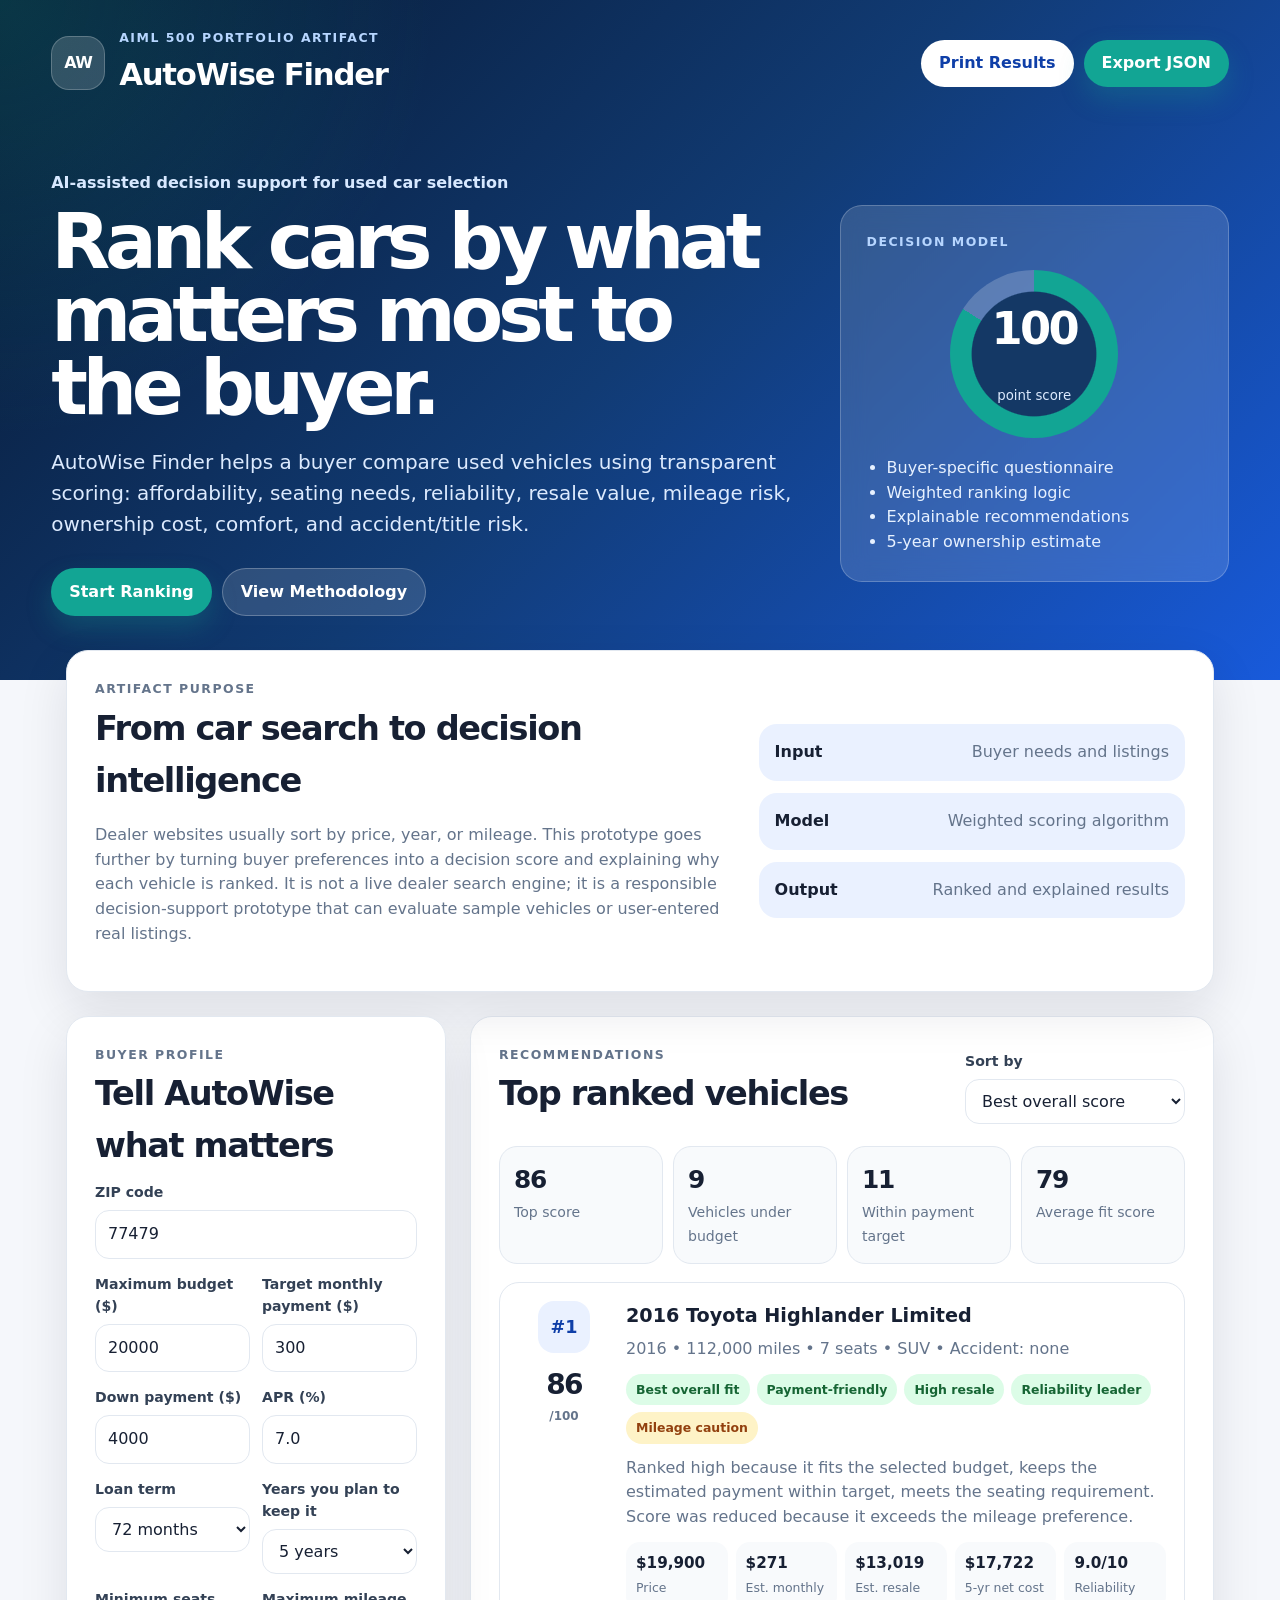
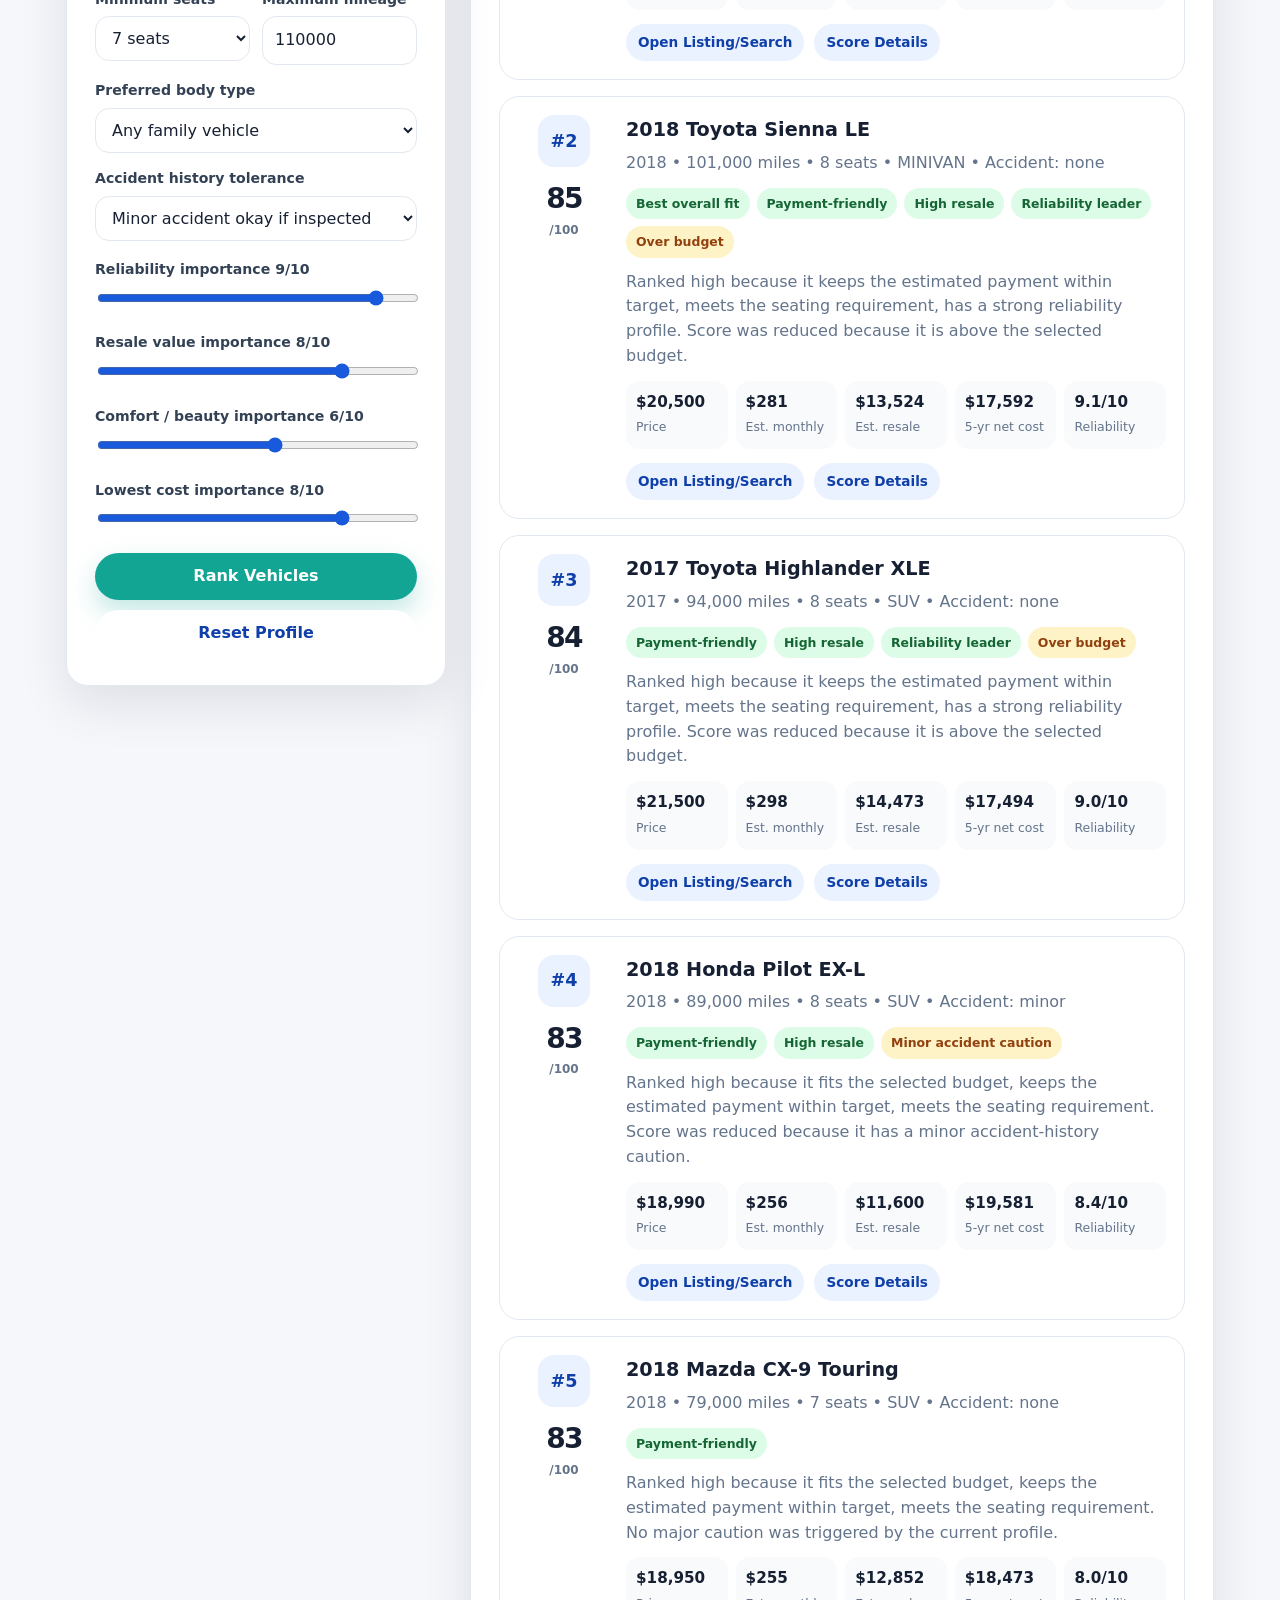
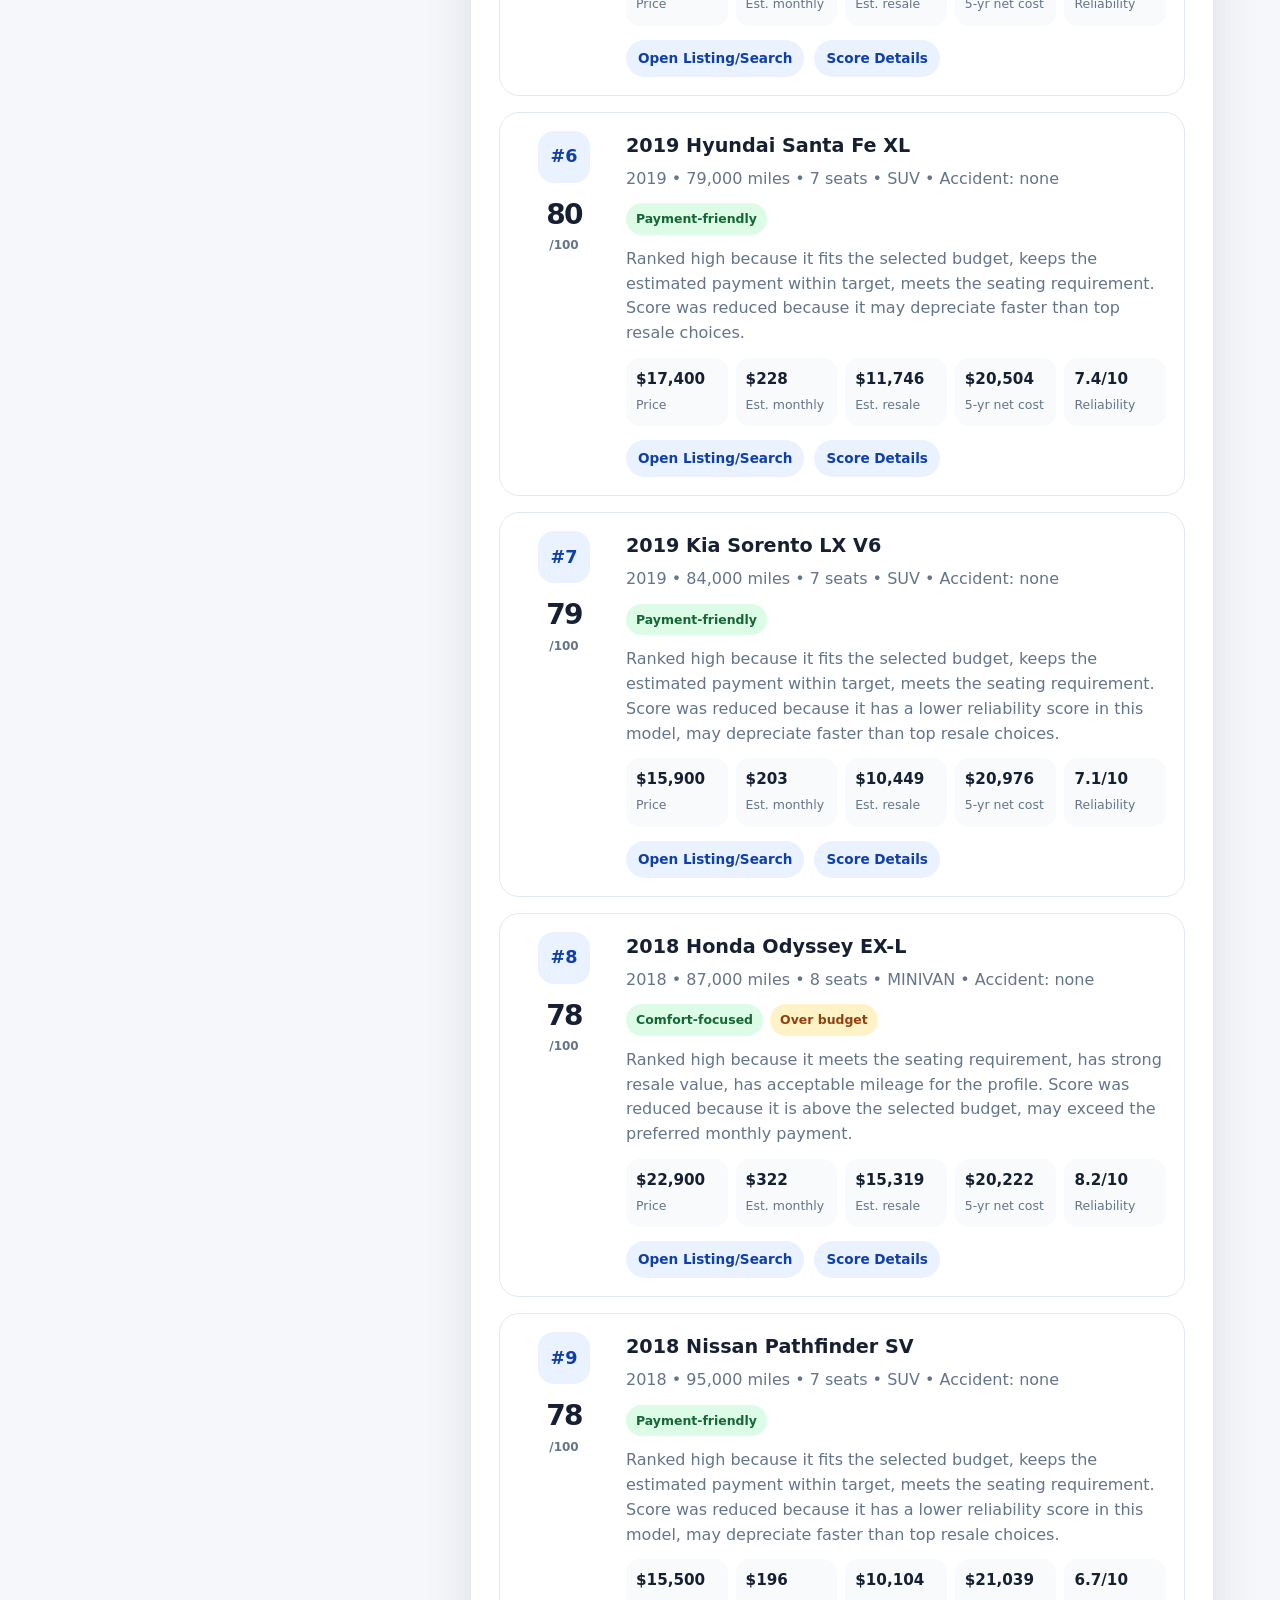
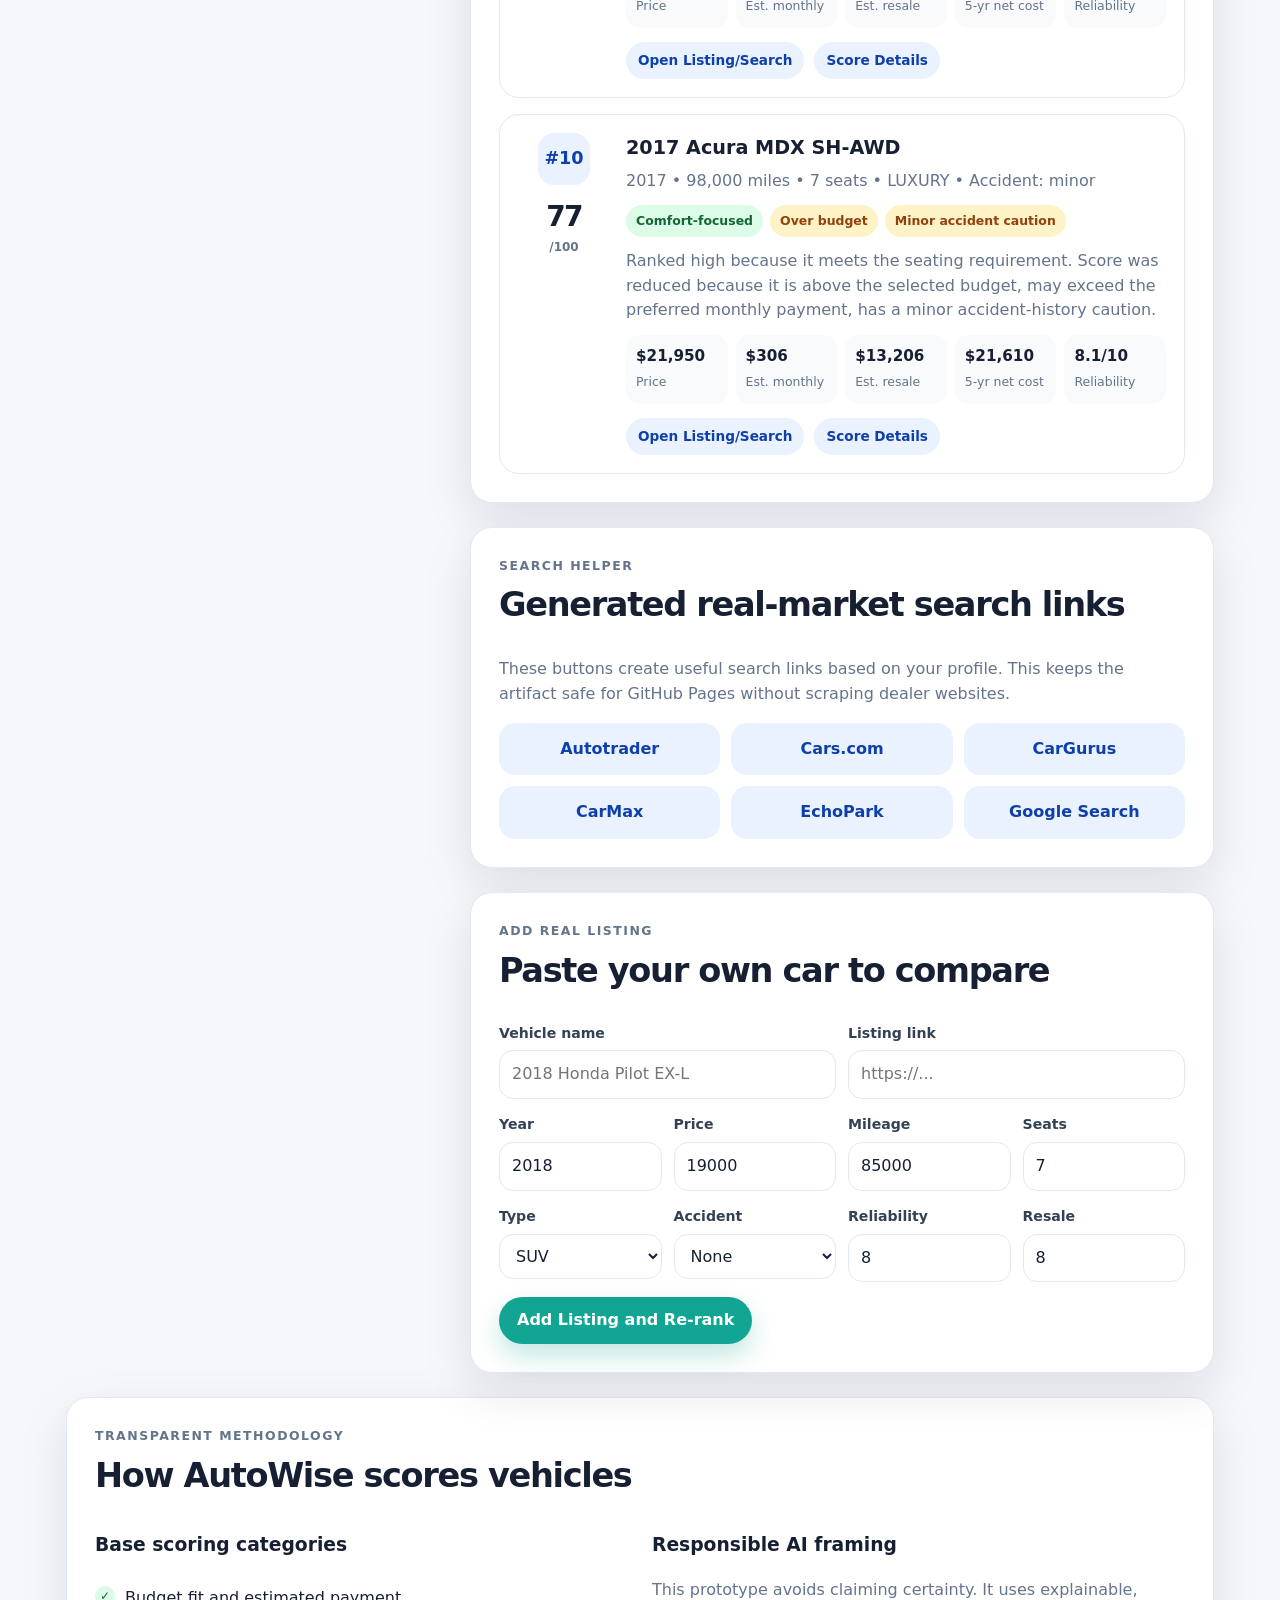
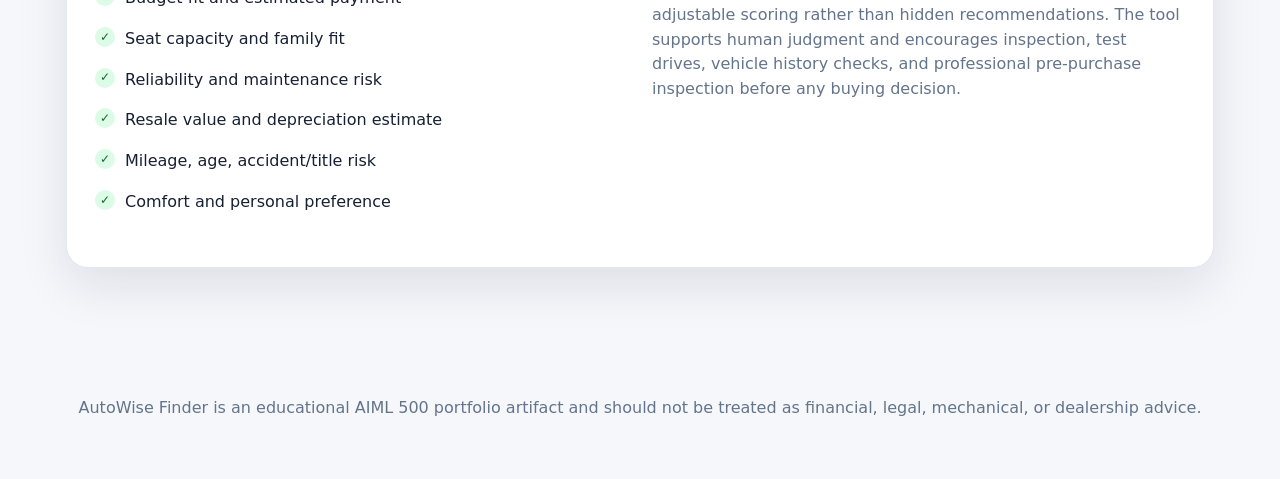
<file: autowise-finder/index.html>
<!DOCTYPE html>
<html lang="en">
<head>
  <meta charset="UTF-8" />
  <meta name="viewport" content="width=device-width, initial-scale=1.0" />
  <title>AutoWise Finder | Used Car Decision-Support Tool</title>
  <meta name="description" content="AutoWise Finder is an AI-assisted used car decision-support prototype that ranks vehicles using affordability, reliability, resale value, mileage risk, ownership cost, and buyer preferences." />
  <link rel="stylesheet" href="styles.css" />
</head>
<body>
  <header class="hero">
    <nav class="nav">
      <div class="brand">
        <div class="brand-mark">AW</div>
        <div>
          <p class="eyebrow">AIML 500 Portfolio Artifact</p>
          <h1>AutoWise Finder</h1>
        </div>
      </div>
      <div class="nav-actions">
        <button id="printBtn" class="btn btn-secondary" type="button">Print Results</button>
        <button id="exportBtn" class="btn btn-primary" type="button">Export JSON</button>
      </div>
    </nav>

    <section class="hero-grid">
      <div>
        <p class="tag">AI-assisted decision support for used car selection</p>
        <h2>Rank cars by what matters most to the buyer.</h2>
        <p class="lead">
          AutoWise Finder helps a buyer compare used vehicles using transparent scoring:
          affordability, seating needs, reliability, resale value, mileage risk, ownership cost,
          comfort, and accident/title risk.
        </p>
        <div class="hero-actions">
          <a href="#questionnaire" class="btn btn-primary">Start Ranking</a>
          <a href="#methodology" class="btn btn-ghost">View Methodology</a>
        </div>
      </div>

      <div class="score-preview">
        <p class="preview-label">Decision Model</p>
        <div class="ring">
          <span>100</span>
          <small>point score</small>
        </div>
        <ul>
          <li>Buyer-specific questionnaire</li>
          <li>Weighted ranking logic</li>
          <li>Explainable recommendations</li>
          <li>5-year ownership estimate</li>
        </ul>
      </div>
    </section>
  </header>

  <main>
    <section class="panel intro-panel">
      <div>
        <p class="section-label">Artifact Purpose</p>
        <h2>From car search to decision intelligence</h2>
        <p>
          Dealer websites usually sort by price, year, or mileage. This prototype goes further by
          turning buyer preferences into a decision score and explaining why each vehicle is ranked.
          It is not a live dealer search engine; it is a responsible decision-support prototype that can
          evaluate sample vehicles or user-entered real listings.
        </p>
      </div>
      <div class="mini-cards">
        <div class="mini-card">
          <strong>Input</strong>
          <span>Buyer needs and listings</span>
        </div>
        <div class="mini-card">
          <strong>Model</strong>
          <span>Weighted scoring algorithm</span>
        </div>
        <div class="mini-card">
          <strong>Output</strong>
          <span>Ranked and explained results</span>
        </div>
      </div>
    </section>

    <section id="questionnaire" class="layout">
      <aside class="panel form-panel">
        <p class="section-label">Buyer Profile</p>
        <h2>Tell AutoWise what matters</h2>

        <form id="buyerForm">
          <div class="form-row">
            <label for="zipCode">ZIP code</label>
            <input id="zipCode" type="text" maxlength="10" value="77479" />
          </div>

          <div class="form-row two">
            <div>
              <label for="budget">Maximum budget ($)</label>
              <input id="budget" type="number" min="3000" step="500" value="20000" />
            </div>
            <div>
              <label for="monthlyTarget">Target monthly payment ($)</label>
              <input id="monthlyTarget" type="number" min="100" step="25" value="300" />
            </div>
          </div>

          <div class="form-row two">
            <div>
              <label for="downPayment">Down payment ($)</label>
              <input id="downPayment" type="number" min="0" step="500" value="4000" />
            </div>
            <div>
              <label for="apr">APR (%)</label>
              <input id="apr" type="number" min="0" step="0.1" value="7.0" />
            </div>
          </div>

          <div class="form-row two">
            <div>
              <label for="loanMonths">Loan term</label>
              <select id="loanMonths">
                <option value="48">48 months</option>
                <option value="60">60 months</option>
                <option value="65">65 months</option>
                <option value="72" selected>72 months</option>
              </select>
            </div>
            <div>
              <label for="keepYears">Years you plan to keep it</label>
              <select id="keepYears">
                <option value="3">3 years</option>
                <option value="5" selected>5 years</option>
                <option value="7">7 years</option>
                <option value="10">10 years</option>
              </select>
            </div>
          </div>

          <div class="form-row two">
            <div>
              <label for="seats">Minimum seats</label>
              <select id="seats">
                <option value="5">5 seats</option>
                <option value="6">6 seats</option>
                <option value="7" selected>7 seats</option>
                <option value="8">8 seats</option>
              </select>
            </div>
            <div>
              <label for="maxMileage">Maximum mileage</label>
              <input id="maxMileage" type="number" min="20000" step="5000" value="110000" />
            </div>
          </div>

          <div class="form-row">
            <label for="bodyType">Preferred body type</label>
            <select id="bodyType">
              <option value="any" selected>Any family vehicle</option>
              <option value="suv">SUV / crossover</option>
              <option value="minivan">Minivan</option>
              <option value="luxury">Comfort/luxury SUV</option>
            </select>
          </div>

          <div class="form-row">
            <label for="accidentTolerance">Accident history tolerance</label>
            <select id="accidentTolerance">
              <option value="none">No accident history preferred</option>
              <option value="minor" selected>Minor accident okay if inspected</option>
              <option value="flexible">Flexible if price is strong</option>
            </select>
          </div>

          <div class="slider-group">
            <label for="reliabilityWeight">Reliability importance <span id="reliabilityValue">9</span>/10</label>
            <input id="reliabilityWeight" type="range" min="1" max="10" value="9" />
          </div>

          <div class="slider-group">
            <label for="resaleWeight">Resale value importance <span id="resaleValue">8</span>/10</label>
            <input id="resaleWeight" type="range" min="1" max="10" value="8" />
          </div>

          <div class="slider-group">
            <label for="comfortWeight">Comfort / beauty importance <span id="comfortValue">6</span>/10</label>
            <input id="comfortWeight" type="range" min="1" max="10" value="6" />
          </div>

          <div class="slider-group">
            <label for="costWeight">Lowest cost importance <span id="costValue">8</span>/10</label>
            <input id="costWeight" type="range" min="1" max="10" value="8" />
          </div>

          <div class="form-actions">
            <button class="btn btn-primary full" type="submit">Rank Vehicles</button>
            <button class="btn btn-secondary full" id="resetBtn" type="button">Reset Profile</button>
          </div>
        </form>
      </aside>

      <section class="results-area">
        <div class="panel">
          <div class="results-header">
            <div>
              <p class="section-label">Recommendations</p>
              <h2>Top ranked vehicles</h2>
            </div>
            <div class="sort-filter">
              <label for="sortBy">Sort by</label>
              <select id="sortBy">
                <option value="score">Best overall score</option>
                <option value="price">Lowest price</option>
                <option value="monthly">Lowest payment</option>
                <option value="resale">Best resale</option>
                <option value="reliability">Best reliability</option>
              </select>
            </div>
          </div>

          <div id="summaryCards" class="summary-cards"></div>
          <div id="results" class="results"></div>
        </div>

        <div class="panel">
          <div class="results-header">
            <div>
              <p class="section-label">Search Helper</p>
              <h2>Generated real-market search links</h2>
            </div>
          </div>
          <p class="muted">
            These buttons create useful search links based on your profile. This keeps the artifact safe for GitHub Pages
            without scraping dealer websites.
          </p>
          <div id="searchLinks" class="link-grid"></div>
        </div>

        <div class="panel">
          <div class="results-header">
            <div>
              <p class="section-label">Add Real Listing</p>
              <h2>Paste your own car to compare</h2>
            </div>
          </div>

          <form id="customCarForm" class="custom-form">
            <div class="form-row two">
              <div>
                <label for="carName">Vehicle name</label>
                <input id="carName" type="text" placeholder="2018 Honda Pilot EX-L" />
              </div>
              <div>
                <label for="carLink">Listing link</label>
                <input id="carLink" type="url" placeholder="https://..." />
              </div>
            </div>

            <div class="form-row four">
              <div>
                <label for="carYear">Year</label>
                <input id="carYear" type="number" min="2000" max="2026" value="2018" />
              </div>
              <div>
                <label for="carPrice">Price</label>
                <input id="carPrice" type="number" min="1000" step="500" value="19000" />
              </div>
              <div>
                <label for="carMileage">Mileage</label>
                <input id="carMileage" type="number" min="0" step="5000" value="85000" />
              </div>
              <div>
                <label for="carSeats">Seats</label>
                <input id="carSeats" type="number" min="2" max="9" value="7" />
              </div>
            </div>

            <div class="form-row four">
              <div>
                <label for="carType">Type</label>
                <select id="carType">
                  <option value="suv">SUV</option>
                  <option value="minivan">Minivan</option>
                  <option value="luxury">Luxury SUV</option>
                  <option value="sedan">Sedan</option>
                </select>
              </div>
              <div>
                <label for="carAccident">Accident</label>
                <select id="carAccident">
                  <option value="none">None</option>
                  <option value="minor">Minor</option>
                  <option value="major">Major</option>
                </select>
              </div>
              <div>
                <label for="carReliability">Reliability</label>
                <input id="carReliability" type="number" min="1" max="10" value="8" />
              </div>
              <div>
                <label for="carResale">Resale</label>
                <input id="carResale" type="number" min="1" max="10" value="8" />
              </div>
            </div>

            <button class="btn btn-primary" type="submit">Add Listing and Re-rank</button>
          </form>
        </div>
      </section>
    </section>

    <section id="methodology" class="panel methodology">
      <p class="section-label">Transparent Methodology</p>
      <h2>How AutoWise scores vehicles</h2>
      <div class="method-grid">
        <div>
          <h3>Base scoring categories</h3>
          <ul class="check-list">
            <li>Budget fit and estimated payment</li>
            <li>Seat capacity and family fit</li>
            <li>Reliability and maintenance risk</li>
            <li>Resale value and depreciation estimate</li>
            <li>Mileage, age, accident/title risk</li>
            <li>Comfort and personal preference</li>
          </ul>
        </div>
        <div>
          <h3>Responsible AI framing</h3>
          <p>
            This prototype avoids claiming certainty. It uses explainable, adjustable scoring rather than hidden recommendations.
            The tool supports human judgment and encourages inspection, test drives, vehicle history checks, and professional
            pre-purchase inspection before any buying decision.
          </p>
        </div>
      </div>
    </section>
  </main>

  <footer>
    <p>
      AutoWise Finder is an educational AIML 500 portfolio artifact and should not be treated as financial,
      legal, mechanical, or dealership advice.
    </p>
  </footer>

  <script src="script.js"></script>
</body>
</html>
</file>
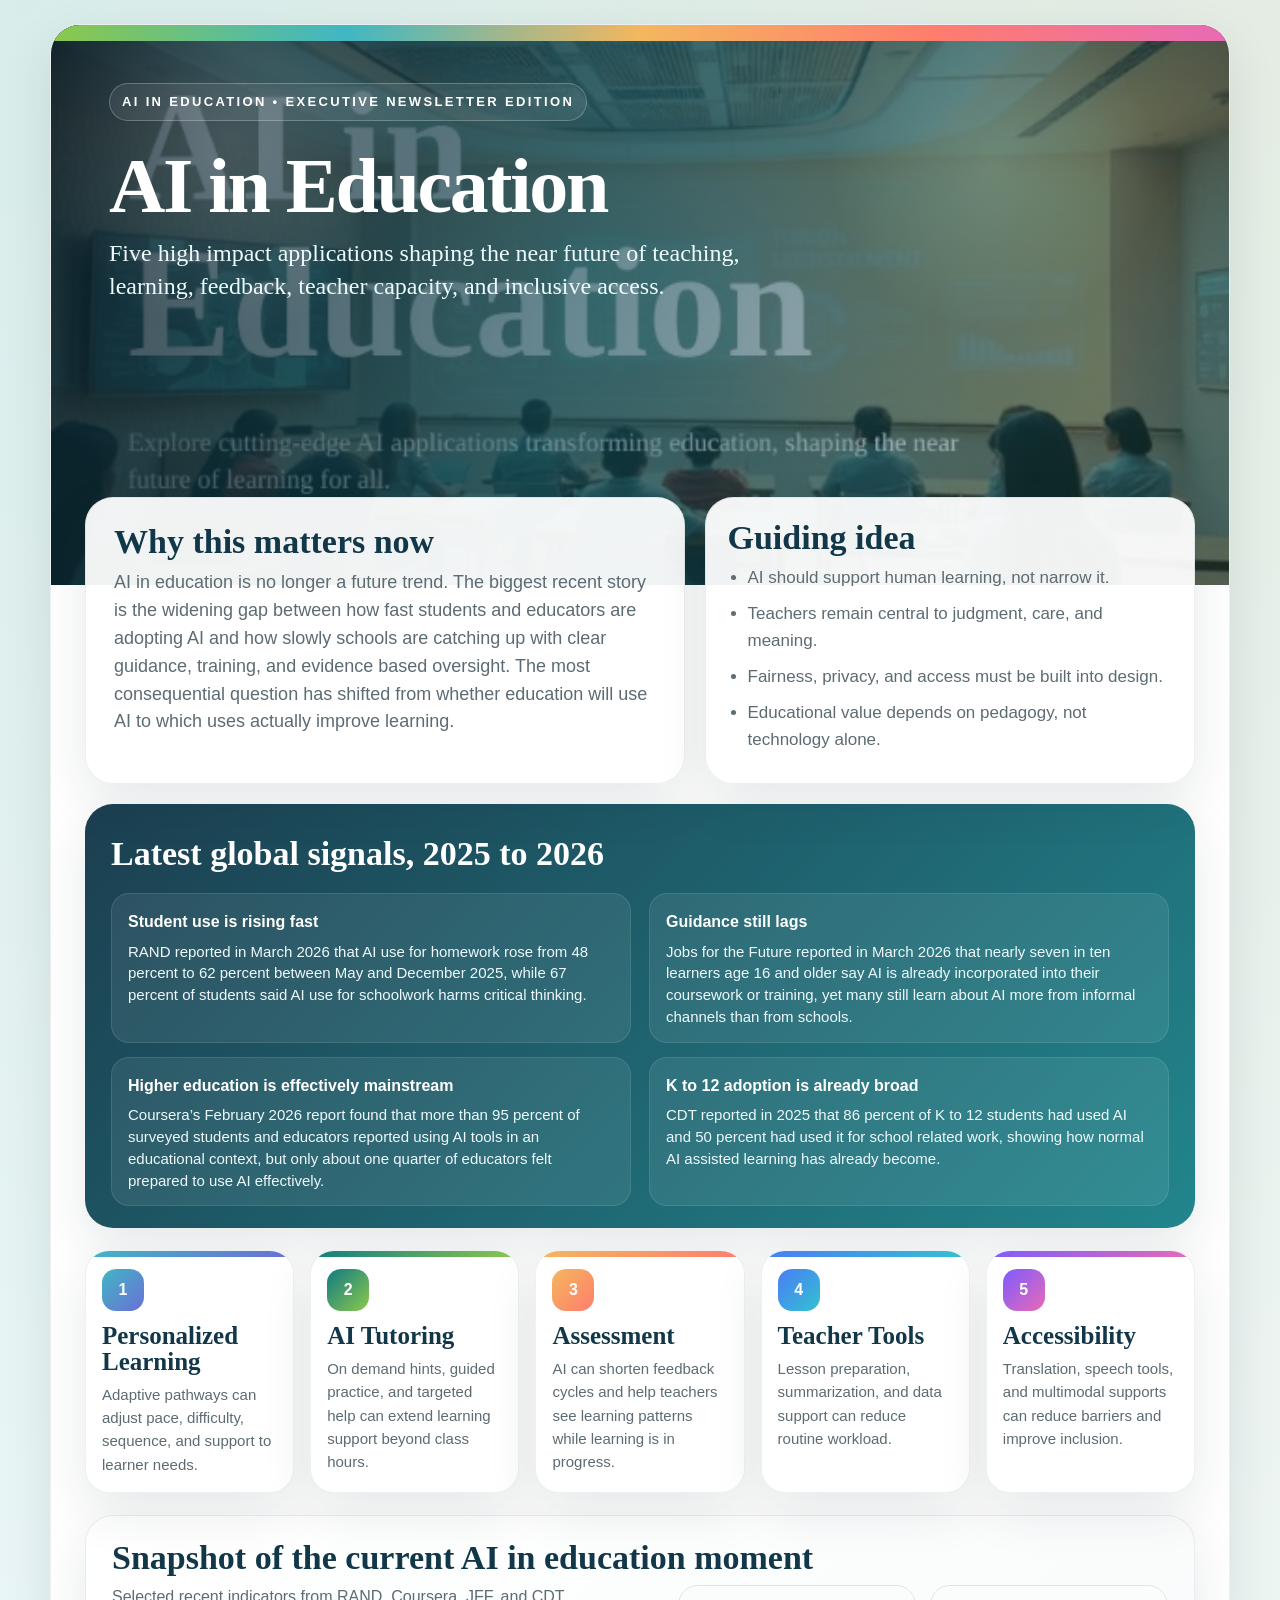
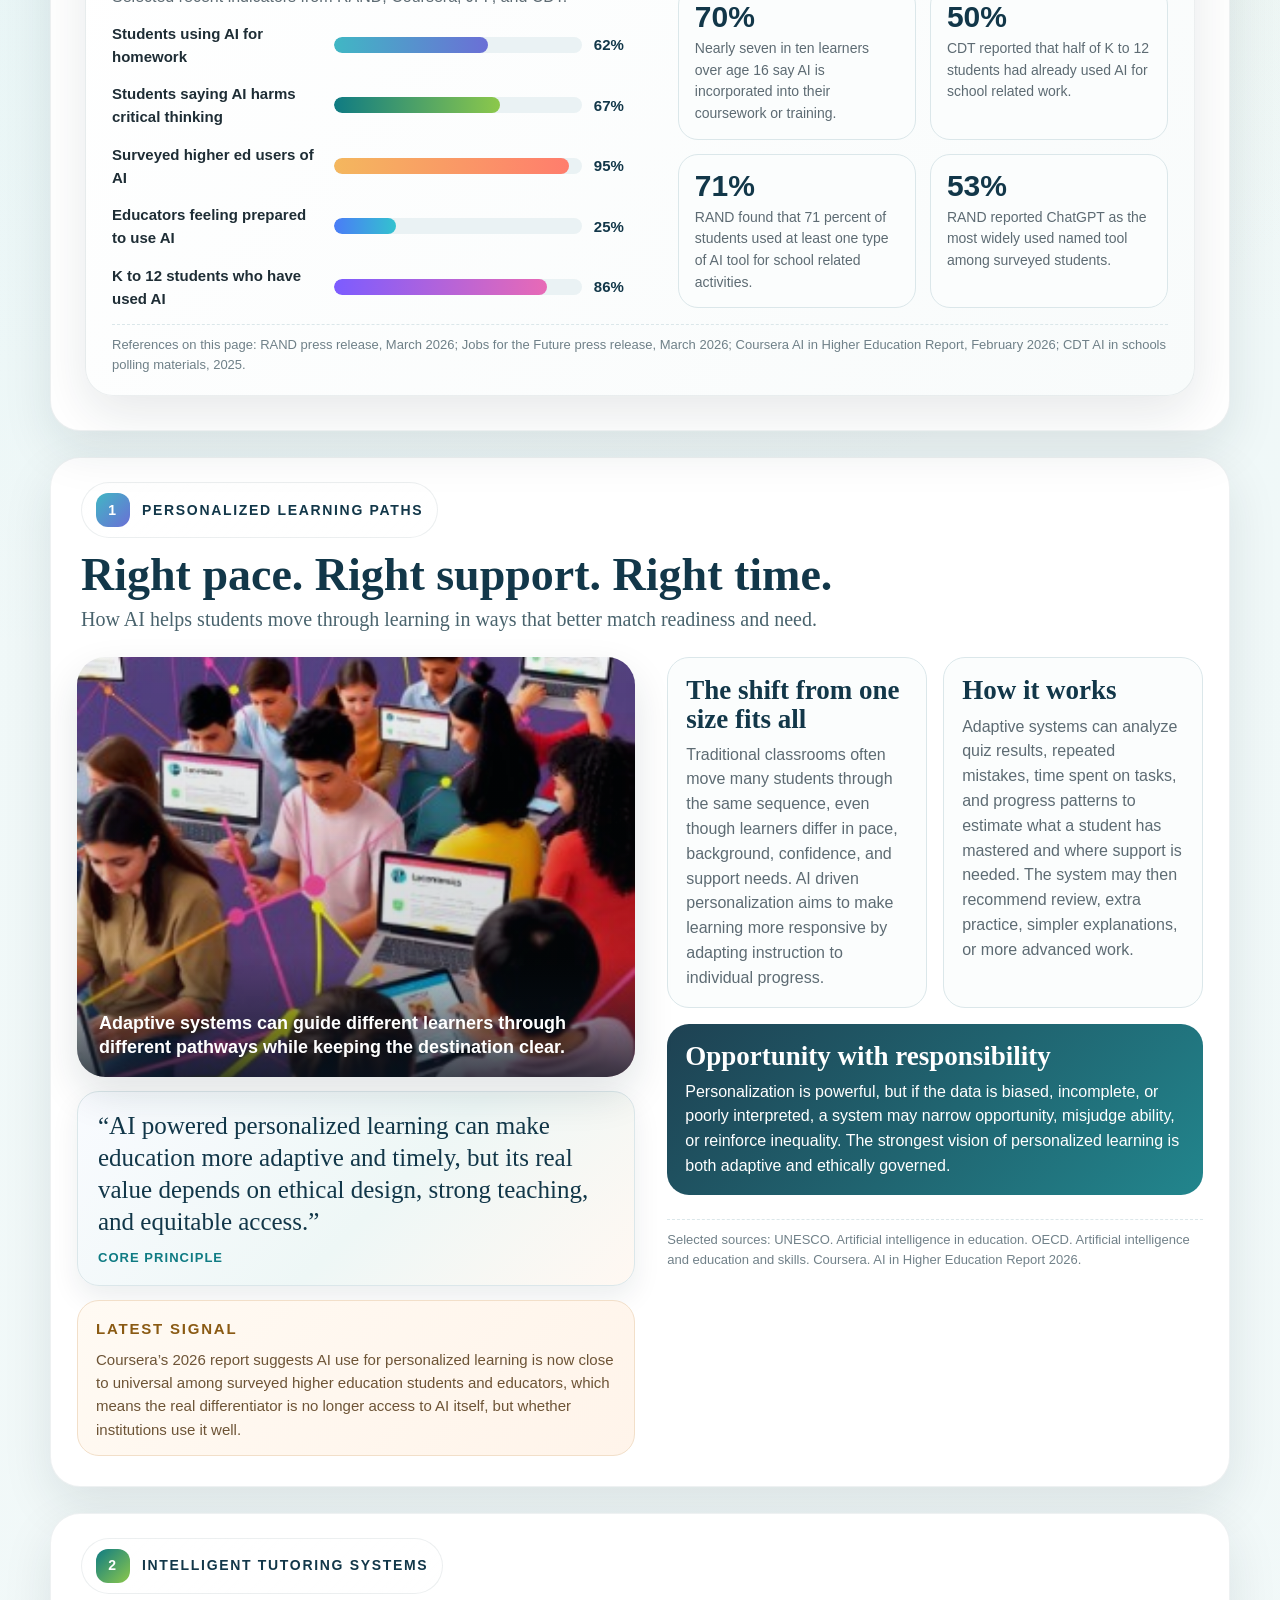
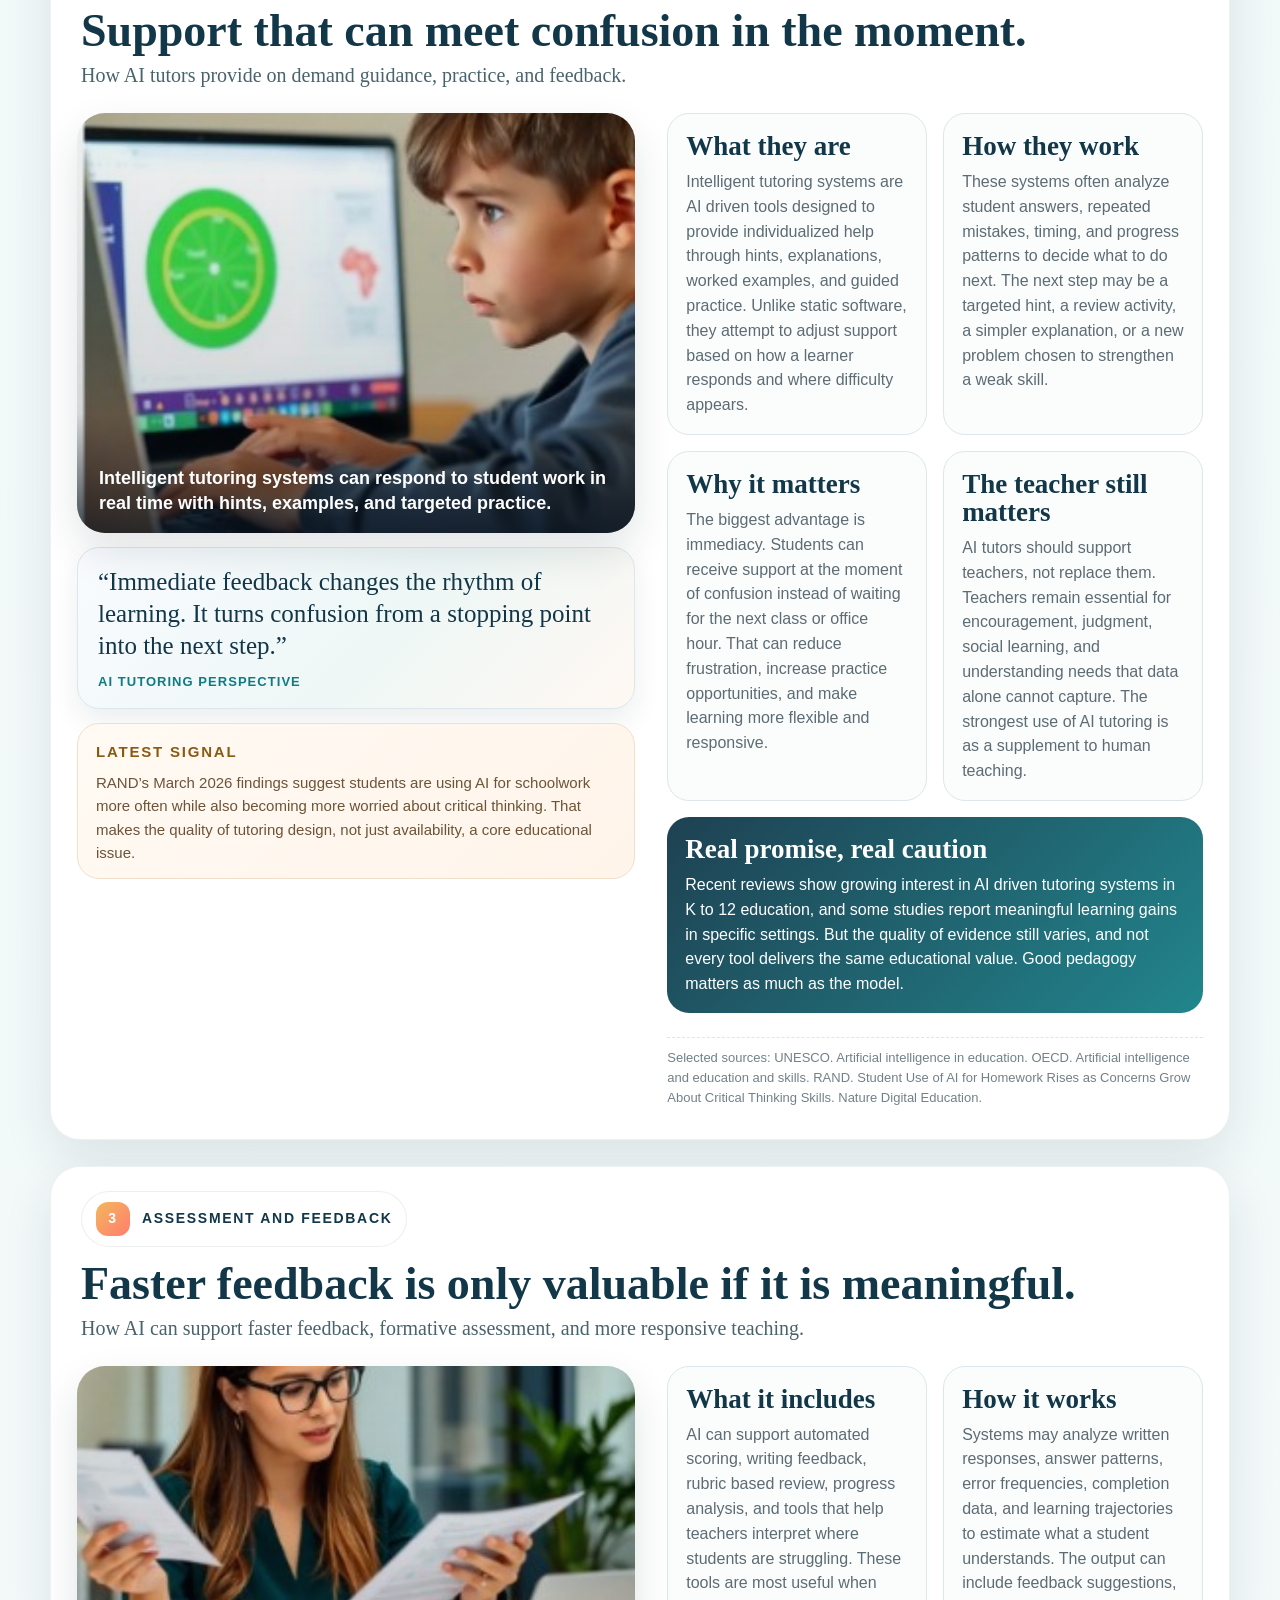
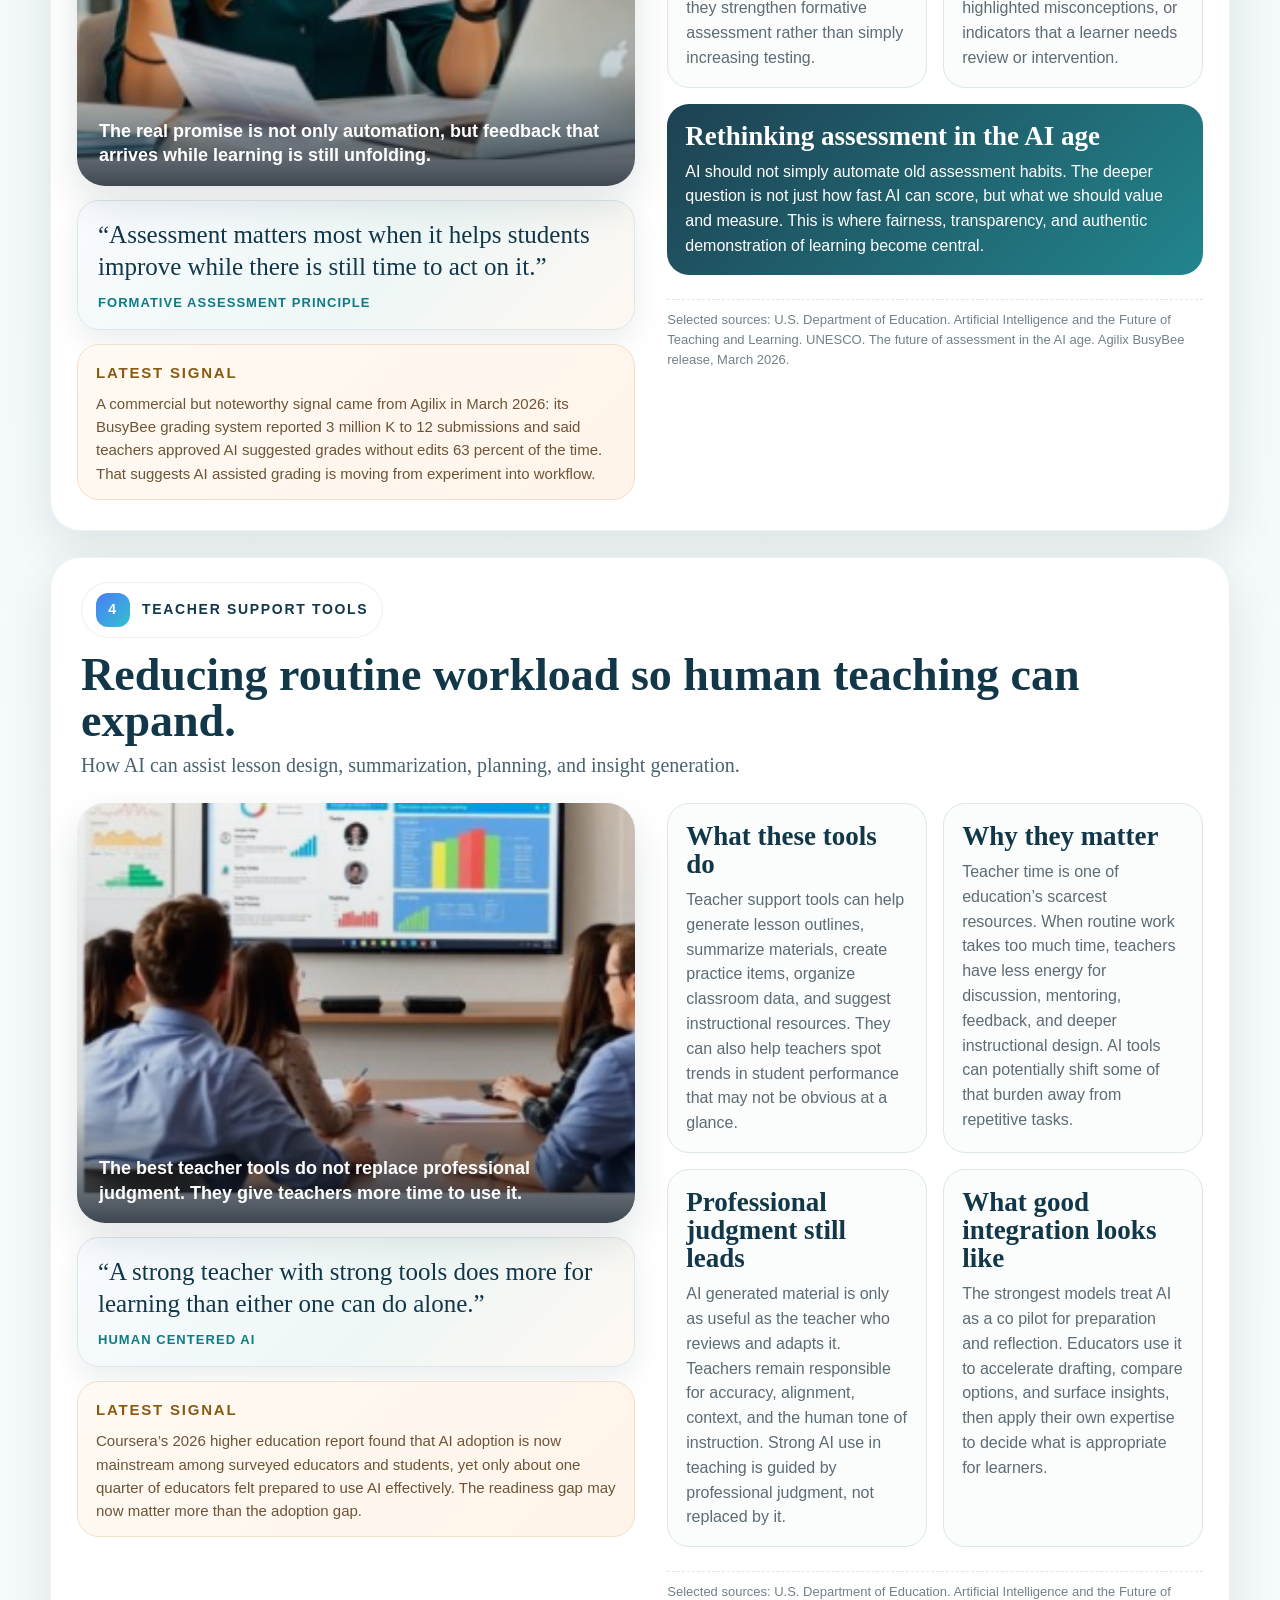
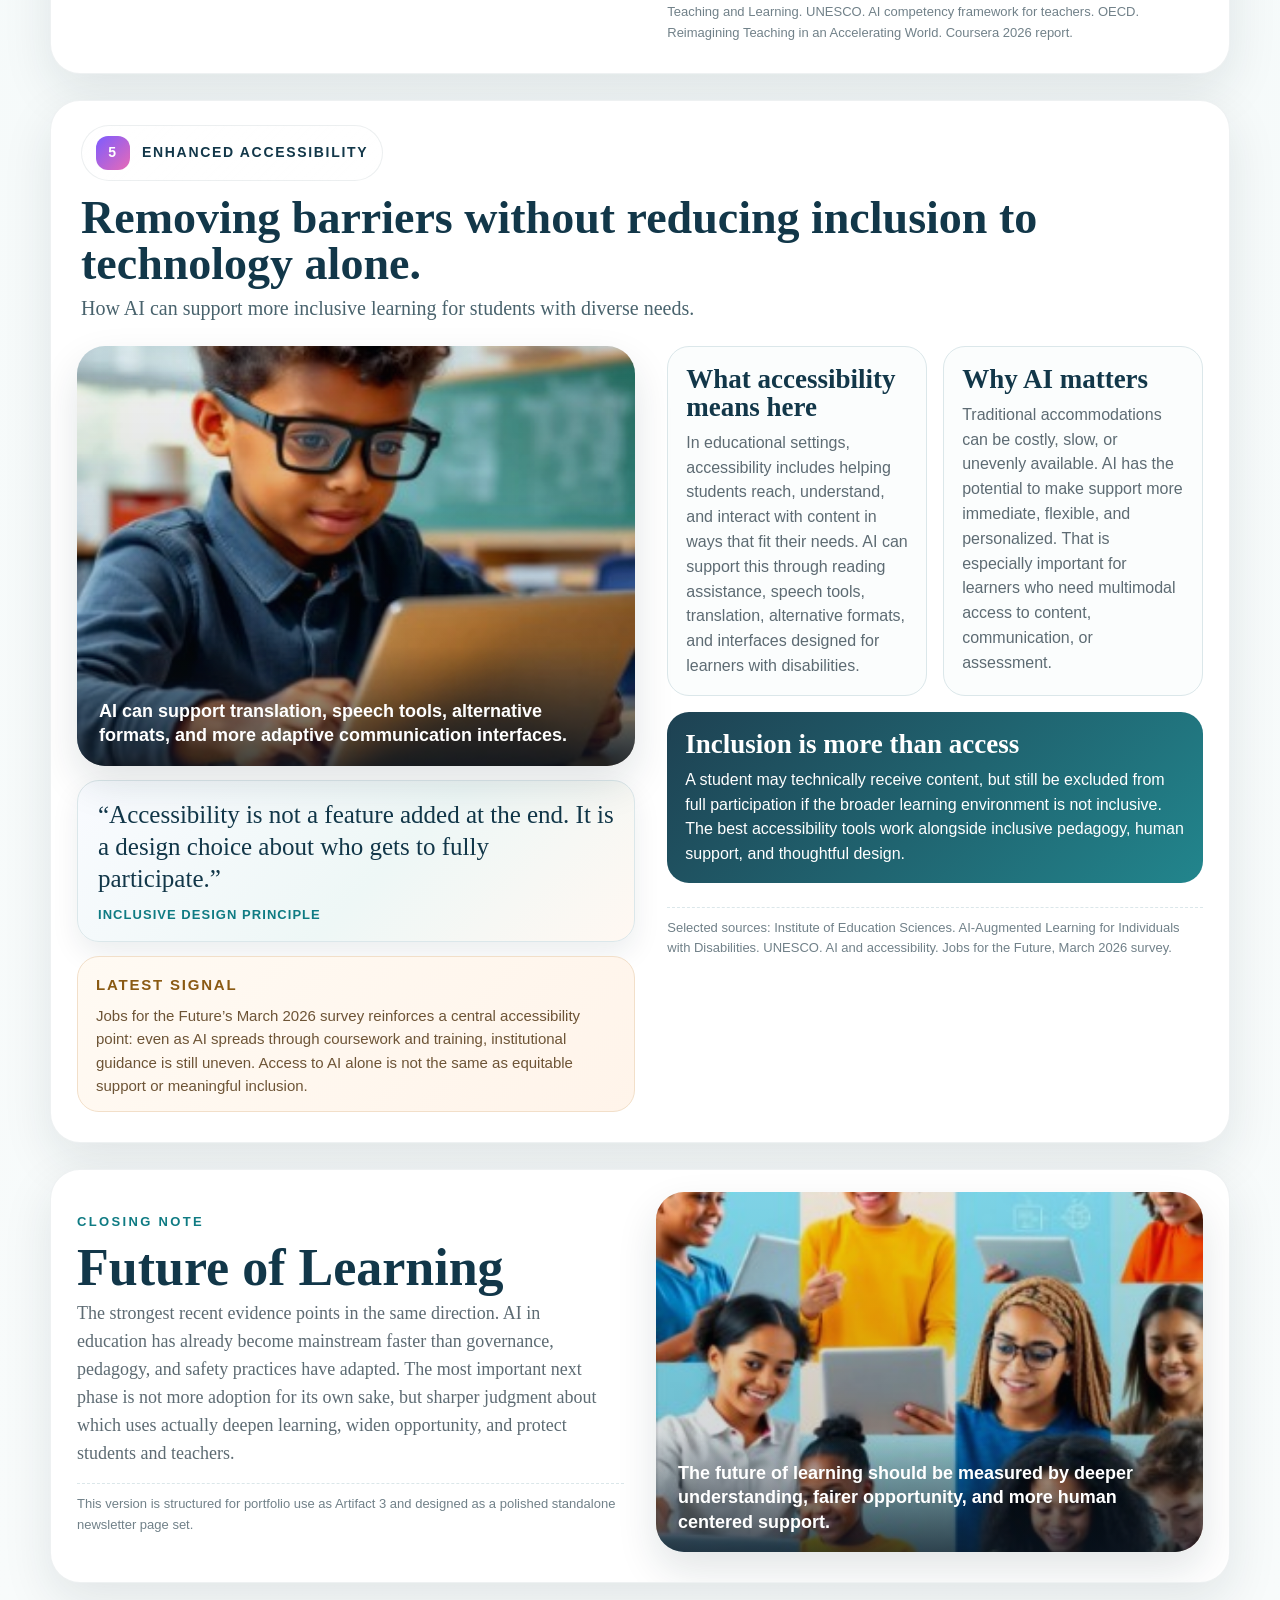
<file: ai_education_newsletter_artifact3_final.html>
<!DOCTYPE html>
<html lang="en">
<head>
<meta charset="UTF-8" />
<meta name="viewport" content="width=device-width, initial-scale=1.0" />
<title>AI in Education Newsletter | Artifact 3 Final</title>
<style>
:root {
  --navy:#123749;
  --teal:#0f7b83;
  --cyan:#40b7c4;
  --mint:#a4e0d3;
  --lime:#8cc84b;
  --coral:#ff7d6d;
  --gold:#f4b75e;
  --violet:#6b6fd6;
  --rose:#e86ab6;
  --ink:#1e2d35;
  --muted:#5d6b73;
  --card:#ffffff;
  --line:#dbe7ea;
  --shadow:0 18px 50px rgba(16,42,52,.10);
}
* { box-sizing:border-box; }
body {
  margin:0;
  background:
    radial-gradient(circle at top left, rgba(64,183,196,.12), transparent 28%),
    radial-gradient(circle at top right, rgba(244,183,94,.12), transparent 24%),
    linear-gradient(180deg, #edf7f7 0%, #f8fbfb 100%);
  color:var(--ink);
  font-family: Inter, "Segoe UI", Roboto, Arial, sans-serif;
  line-height:1.55;
}
.wrap {
  width:min(1180px, calc(100vw - 36px));
  margin:24px auto 48px;
}
.cover {
  min-height:1280px;
  border-radius:30px;
  overflow:hidden;
  box-shadow:var(--shadow);
  background:var(--card);
  position:relative;
  border:1px solid rgba(18,55,73,.08);
}
.hero {
  min-height:560px;
  position:relative;
  color:white;
  background:
    linear-gradient(110deg, rgba(9,27,39,.82) 0%, rgba(11,63,77,.62) 45%, rgba(16,42,52,.22) 100%),
    url('[data-uri]') center/cover no-repeat;
}
.hero:before {
  content:"";
  position:absolute;
  inset:0;
  background:
    radial-gradient(circle at 15% 20%, rgba(255,255,255,.16), transparent 18%),
    radial-gradient(circle at 80% 25%, rgba(164,224,211,.24), transparent 16%);
}
.topbar {
  position:absolute;
  left:0; right:0; top:0;
  height:16px;
  background:linear-gradient(90deg, var(--lime), var(--cyan), var(--gold), var(--coral), var(--rose));
}
.hero-inner {
  position:relative;
  z-index:2;
  padding:58px 58px 36px;
  max-width:760px;
}
.eyebrow {
  display:inline-flex;
  align-items:center;
  gap:10px;
  font-size:13px;
  letter-spacing:.18em;
  text-transform:uppercase;
  padding:8px 12px;
  border-radius:999px;
  border:1px solid rgba(255,255,255,.24);
  background:rgba(255,255,255,.08);
  font-weight:700;
}
.hero h1 {
  margin:28px 0 14px;
  font-family: Georgia, "Times New Roman", serif;
  font-size:78px;
  line-height:.95;
  font-weight:700;
  letter-spacing:-.03em;
}
.hero p.sub {
  margin:0;
  max-width:660px;
  font-size:24px;
  line-height:1.35;
  color:#ecfbfd;
  font-family: Georgia, "Times New Roman", serif;
}
.overview {
  position:relative;
  margin-top:-88px;
  padding:0 34px 34px;
}
.overview-grid {
  display:grid;
  grid-template-columns:1.1fr .9fr;
  gap:20px;
}
.glass, .mini-panel {
  border-radius:28px;
  background:rgba(255,255,255,.94);
  box-shadow:var(--shadow);
  border:1px solid rgba(18,55,73,.08);
}
.glass { padding:26px 28px; }
.glass h2, .mini-panel h3, .chart-panel h3 {
  margin:0 0 10px;
  font-family: Georgia, "Times New Roman", serif;
  font-size:34px;
  line-height:1.03;
  color:var(--navy);
}
.glass p { margin:0; color:var(--muted); font-size:18px; }
.mini-panel { padding:22px 22px 20px; }
.mini-panel ul { margin:10px 0 0; padding-left:20px; }
.mini-panel li { margin:0 0 10px; color:var(--muted); font-size:17px; }
.news-band {
  margin-top:20px;
  background:linear-gradient(135deg, rgba(18,55,73,.96), rgba(15,123,131,.92));
  color:white;
  border-radius:28px;
  padding:24px 26px 22px;
  box-shadow:var(--shadow);
}
.news-band h3 {
  margin:0 0 10px;
  font-family: Georgia, "Times New Roman", serif;
  font-size:34px;
}
.news-grid {
  display:grid;
  grid-template-columns:1fr 1fr;
  gap:14px 18px;
  margin-top:12px;
}
.news-item {
  background:rgba(255,255,255,.08);
  border:1px solid rgba(255,255,255,.10);
  border-radius:18px;
  padding:16px 16px 14px;
}
.news-item strong {
  display:block;
  font-size:16px;
  margin-bottom:6px;
  color:#ffffff;
}
.news-item p {
  margin:0;
  font-size:15px;
  line-height:1.45;
  color:#eff9fb;
}
.topic-grid {
  display:grid;
  grid-template-columns:repeat(5, 1fr);
  gap:16px;
  margin-top:22px;
}
.topic-card {
  background:var(--card);
  border-radius:24px;
  padding:18px 16px 16px;
  box-shadow:var(--shadow);
  border:1px solid rgba(18,55,73,.07);
  position:relative;
  overflow:hidden;
}
.topic-card:before {
  content:"";
  position:absolute;
  inset:0 auto auto 0;
  width:100%;
  height:6px;
  background:var(--grad);
}
.topic-num {
  width:42px; height:42px;
  border-radius:14px;
  display:grid; place-items:center;
  color:white;
  font-weight:800;
  margin-bottom:12px;
  background:var(--grad);
}
.topic-card h3 {
  margin:0 0 8px;
  font-family: Georgia, "Times New Roman", serif;
  font-size:25px;
  line-height:1.03;
  color:var(--navy);
}
.topic-card p { margin:0; color:var(--muted); font-size:15px; }

.chart-panel {
  margin-top:22px;
  border-radius:28px;
  background:linear-gradient(135deg, #ffffff 0%, #f8fbfb 100%);
  box-shadow:var(--shadow);
  border:1px solid rgba(18,55,73,.08);
  padding:24px 26px 20px;
}
.chart-layout {
  display:grid;
  grid-template-columns: 1.05fr .95fr;
  gap:24px;
  align-items:start;
}
.chart-note {
  color:var(--muted);
  font-size:16px;
  margin-bottom:12px;
}
.bars {
  display:grid;
  gap:14px;
}
.bar-row {
  display:grid;
  grid-template-columns: 210px 1fr 60px;
  gap:12px;
  align-items:center;
}
.bar-label {
  font-size:15px;
  color:var(--ink);
  font-weight:600;
}
.bar-track {
  height:16px;
  border-radius:999px;
  background:#eaf2f4;
  overflow:hidden;
  position:relative;
}
.bar-fill {
  height:100%;
  border-radius:999px;
  background:linear-gradient(90deg, var(--cyan), var(--violet));
}
.bar-fill.alt1 { background:linear-gradient(90deg, var(--teal), var(--lime)); }
.bar-fill.alt2 { background:linear-gradient(90deg, var(--gold), var(--coral)); }
.bar-fill.alt3 { background:linear-gradient(90deg, #4a7cf7, #33c2cf); }
.bar-fill.alt4 { background:linear-gradient(90deg, #7c5cff, #e86ab6); }
.bar-val {
  font-size:15px;
  color:var(--navy);
  font-weight:800;
}
.stat-grid {
  display:grid;
  grid-template-columns:1fr 1fr;
  gap:14px;
}
.stat-card {
  border-radius:20px;
  padding:16px 16px 14px;
  background:#fbfdfd;
  border:1px solid var(--line);
}
.stat-card .big {
  display:block;
  font-size:30px;
  font-weight:900;
  color:var(--navy);
  line-height:1;
  margin-bottom:6px;
}
.stat-card p {
  margin:0;
  font-size:14px;
  color:var(--muted);
}
.chart-source {
  margin-top:14px;
  font-size:13px;
  color:#6f8088;
  border-top:1px dashed var(--line);
  padding-top:10px;
}

.section {
  margin-top:26px;
  background:var(--card);
  border-radius:30px;
  box-shadow:var(--shadow);
  border:1px solid rgba(18,55,73,.07);
  overflow:hidden;
}
.section-header { padding:24px 30px 0; }
.section-tag {
  display:inline-flex;
  align-items:center;
  gap:12px;
  background:linear-gradient(135deg, rgba(255,255,255,.76), rgba(255,255,255,.92));
  border:1px solid rgba(18,55,73,.08);
  border-radius:999px;
  padding:10px 14px;
  font-size:14px;
  color:var(--navy);
  font-weight:700;
  letter-spacing:.12em;
  text-transform:uppercase;
}
.section-tag .num {
  width:34px; height:34px;
  border-radius:12px;
  display:grid; place-items:center;
  color:white; font-weight:800;
  background:var(--grad);
}
.section-title h2 {
  margin:14px 0 6px;
  font-family: Georgia, "Times New Roman", serif;
  font-size:46px;
  line-height:1;
  color:var(--navy);
}
.section-title p {
  margin:0;
  font-size:20px;
  color:#49636d;
  font-family: Georgia, "Times New Roman", serif;
}
.section-body {
  display:grid;
  grid-template-columns:1.02fr .98fr;
  gap:0;
  padding:22px 26px 30px;
  align-items:start;
}
.media-col {
  padding-right:16px;
  display:grid;
  gap:14px;
}
.media-card {
  border-radius:28px;
  min-height:420px;
  overflow:hidden;
  position:relative;
  box-shadow:0 18px 40px rgba(16,42,52,.12);
  background:linear-gradient(180deg, rgba(11,27,39,.06), rgba(11,27,39,.22)), var(--image) center/cover no-repeat;
}
.media-card:after {
  content:"";
  position:absolute;
  inset:auto 0 0 0;
  height:120px;
  background:linear-gradient(180deg, transparent, rgba(9,20,32,.72));
}
.media-card .caption {
  position:absolute;
  left:22px; right:22px; bottom:18px;
  z-index:2;
  color:white;
  font-size:18px;
  font-weight:600;
  line-height:1.35;
}
.quote-card {
  border-radius:22px;
  padding:18px 20px 16px;
  background:linear-gradient(135deg, #f9fbff 0%, #eef7f6 55%, #fff8f2 100%);
  border:1px solid var(--line);
  box-shadow:0 12px 28px rgba(16,42,52,.08);
}
.quote-card blockquote {
  margin:0;
  font-family: Georgia, "Times New Roman", serif;
  font-size:25px;
  line-height:1.28;
  color:var(--navy);
}
.quote-card .attrib {
  margin-top:10px;
  font-size:13px;
  letter-spacing:.08em;
  text-transform:uppercase;
  color:var(--teal);
  font-weight:700;
}
.signal-card {
  border-radius:22px;
  padding:16px 18px 14px;
  background:linear-gradient(135deg, #fffaf3 0%, #fff4ea 100%);
  border:1px solid #f2dfc9;
}
.signal-card h4 {
  margin:0 0 8px;
  color:#8a5a13;
  font-size:15px;
  text-transform:uppercase;
  letter-spacing:.12em;
}
.signal-card p {
  margin:0;
  color:#6d5436;
  font-size:15px;
}
.textcol {
  padding-left:16px;
  display:grid;
  grid-template-columns:1fr 1fr;
  gap:16px;
  align-content:start;
}
.infocard {
  border-radius:22px;
  padding:18px 18px 16px;
  background:#fbfdfd;
  border:1px solid var(--line);
}
.infocard h3 {
  margin:0 0 10px;
  font-family: Georgia, "Times New Roman", serif;
  font-size:27px;
  line-height:1.04;
  color:var(--navy);
}
.infocard p { margin:0; color:var(--muted); font-size:16px; }
.span2 { grid-column:1 / -1; }
.highlight {
  background:linear-gradient(135deg, rgba(18,55,73,.95), rgba(15,123,131,.92));
  color:white;
  border:none;
}
.highlight h3, .highlight p { color:white; }
.sources {
  margin-top:8px;
  font-size:13px;
  color:#718189;
  border-top:1px dashed #dbe7ea;
  padding-top:10px;
}

@media (max-width:980px) {
  .overview-grid, .news-grid, .topic-grid, .chart-layout, .section-body, .textcol, .stat-grid { grid-template-columns:1fr; }
  .bar-row { grid-template-columns:1fr; }
  .media-col, .textcol { padding:0; }
}
</style>
</head>
<body>
<div class="wrap">

<section class="cover">
  <div class="hero">
    <div class="topbar"></div>
    <div class="hero-inner">
      <div class="eyebrow">AI in Education • Executive newsletter edition</div>
      <h1>AI in Education</h1>
      <p class="sub">Five high impact applications shaping the near future of teaching, learning, feedback, teacher capacity, and inclusive access.</p>
    </div>
  </div>

  <div class="overview">
    <div class="overview-grid">
      <div class="glass">
        <h2>Why this matters now</h2>
        <p>AI in education is no longer a future trend. The biggest recent story is the widening gap between how fast students and educators are adopting AI and how slowly schools are catching up with clear guidance, training, and evidence based oversight. The most consequential question has shifted from whether education will use AI to which uses actually improve learning.</p>
      </div>
      <div class="mini-panel">
        <h3>Guiding idea</h3>
        <ul>
          <li>AI should support human learning, not narrow it.</li>
          <li>Teachers remain central to judgment, care, and meaning.</li>
          <li>Fairness, privacy, and access must be built into design.</li>
          <li>Educational value depends on pedagogy, not technology alone.</li>
        </ul>
      </div>
    </div>

    <div class="news-band">
      <h3>Latest global signals, 2025 to 2026</h3>
      <div class="news-grid">
        <div class="news-item"><strong>Student use is rising fast</strong><p>RAND reported in March 2026 that AI use for homework rose from 48 percent to 62 percent between May and December 2025, while 67 percent of students said AI use for schoolwork harms critical thinking.</p></div>
        <div class="news-item"><strong>Guidance still lags</strong><p>Jobs for the Future reported in March 2026 that nearly seven in ten learners age 16 and older say AI is already incorporated into their coursework or training, yet many still learn about AI more from informal channels than from schools.</p></div>
        <div class="news-item"><strong>Higher education is effectively mainstream</strong><p>Coursera’s February 2026 report found that more than 95 percent of surveyed students and educators reported using AI tools in an educational context, but only about one quarter of educators felt prepared to use AI effectively.</p></div>
        <div class="news-item"><strong>K to 12 adoption is already broad</strong><p>CDT reported in 2025 that 86 percent of K to 12 students had used AI and 50 percent had used it for school related work, showing how normal AI assisted learning has already become.</p></div>
      </div>
    </div>

    <div class="topic-grid">
      <div class="topic-card" style="--grad:linear-gradient(135deg, var(--cyan), var(--violet));"><div class="topic-num">1</div><h3>Personalized Learning</h3><p>Adaptive pathways can adjust pace, difficulty, sequence, and support to learner needs.</p></div>
      <div class="topic-card" style="--grad:linear-gradient(135deg, var(--teal), var(--lime));"><div class="topic-num">2</div><h3>AI Tutoring</h3><p>On demand hints, guided practice, and targeted help can extend learning support beyond class hours.</p></div>
      <div class="topic-card" style="--grad:linear-gradient(135deg, var(--gold), var(--coral));"><div class="topic-num">3</div><h3>Assessment</h3><p>AI can shorten feedback cycles and help teachers see learning patterns while learning is in progress.</p></div>
      <div class="topic-card" style="--grad:linear-gradient(135deg, #4a7cf7, #33c2cf);"><div class="topic-num">4</div><h3>Teacher Tools</h3><p>Lesson preparation, summarization, and data support can reduce routine workload.</p></div>
      <div class="topic-card" style="--grad:linear-gradient(135deg, #7c5cff, #e86ab6);"><div class="topic-num">5</div><h3>Accessibility</h3><p>Translation, speech tools, and multimodal supports can reduce barriers and improve inclusion.</p></div>
    </div>

    <div class="chart-panel">
      <h3>Snapshot of the current AI in education moment</h3>
      <div class="chart-layout">
        <div>
          <div class="chart-note">Selected recent indicators from RAND, Coursera, JFF, and CDT.</div>
          <div class="bars">
            <div class="bar-row"><div class="bar-label">Students using AI for homework</div><div class="bar-track"><div class="bar-fill" style="width:62%;"></div></div><div class="bar-val">62%</div></div>
            <div class="bar-row"><div class="bar-label">Students saying AI harms critical thinking</div><div class="bar-track"><div class="bar-fill alt1" style="width:67%;"></div></div><div class="bar-val">67%</div></div>
            <div class="bar-row"><div class="bar-label">Surveyed higher ed users of AI</div><div class="bar-track"><div class="bar-fill alt2" style="width:95%;"></div></div><div class="bar-val">95%</div></div>
            <div class="bar-row"><div class="bar-label">Educators feeling prepared to use AI</div><div class="bar-track"><div class="bar-fill alt3" style="width:25%;"></div></div><div class="bar-val">25%</div></div>
            <div class="bar-row"><div class="bar-label">K to 12 students who have used AI</div><div class="bar-track"><div class="bar-fill alt4" style="width:86%;"></div></div><div class="bar-val">86%</div></div>
          </div>
        </div>
        <div class="stat-grid">
          <div class="stat-card"><span class="big">70%</span><p>Nearly seven in ten learners over age 16 say AI is incorporated into their coursework or training.</p></div>
          <div class="stat-card"><span class="big">50%</span><p>CDT reported that half of K to 12 students had already used AI for school related work.</p></div>
          <div class="stat-card"><span class="big">71%</span><p>RAND found that 71 percent of students used at least one type of AI tool for school related activities.</p></div>
          <div class="stat-card"><span class="big">53%</span><p>RAND reported ChatGPT as the most widely used named tool among surveyed students.</p></div>
        </div>
      </div>
      <div class="chart-source">References on this page: RAND press release, March 2026; Jobs for the Future press release, March 2026; Coursera AI in Higher Education Report, February 2026; CDT AI in schools polling materials, 2025.</div>
    </div>
  </div>
</section>

<section class="section" style="--grad:linear-gradient(135deg, var(--cyan), var(--violet));">
  <div class="section-header"><div class="section-title"><div class="section-tag"><span class="num">1</span> Personalized Learning Paths</div><h2>Right pace. Right support. Right time.</h2><p>How AI helps students move through learning in ways that better match readiness and need.</p></div></div>
  <div class="section-body">
    <div class="media-col">
      <div class="media-card" style="--image:url('[data-uri]')"><div class="caption">Adaptive systems can guide different learners through different pathways while keeping the destination clear.</div></div>
      <div class="quote-card"><blockquote>“AI powered personalized learning can make education more adaptive and timely, but its real value depends on ethical design, strong teaching, and equitable access.”</blockquote><div class="attrib">Core principle</div></div>
      <div class="signal-card"><h4>Latest signal</h4><p>Coursera’s 2026 report suggests AI use for personalized learning is now close to universal among surveyed higher education students and educators, which means the real differentiator is no longer access to AI itself, but whether institutions use it well.</p></div>
    </div>
    <div class="textcol">
      <div class="infocard"><h3>The shift from one size fits all</h3><p>Traditional classrooms often move many students through the same sequence, even though learners differ in pace, background, confidence, and support needs. AI driven personalization aims to make learning more responsive by adapting instruction to individual progress.</p></div>
      <div class="infocard"><h3>How it works</h3><p>Adaptive systems can analyze quiz results, repeated mistakes, time spent on tasks, and progress patterns to estimate what a student has mastered and where support is needed. The system may then recommend review, extra practice, simpler explanations, or more advanced work.</p></div>
      <div class="infocard highlight span2"><h3>Opportunity with responsibility</h3><p>Personalization is powerful, but if the data is biased, incomplete, or poorly interpreted, a system may narrow opportunity, misjudge ability, or reinforce inequality. The strongest vision of personalized learning is both adaptive and ethically governed.</p></div>
      <div class="sources span2">Selected sources: UNESCO. Artificial intelligence in education. OECD. Artificial intelligence and education and skills. Coursera. AI in Higher Education Report 2026.</div>
    </div>
  </div>
</section>

<section class="section" style="--grad:linear-gradient(135deg, var(--teal), var(--lime));">
  <div class="section-header"><div class="section-title"><div class="section-tag"><span class="num">2</span> Intelligent Tutoring Systems</div><h2>Support that can meet confusion in the moment.</h2><p>How AI tutors provide on demand guidance, practice, and feedback.</p></div></div>
  <div class="section-body">
    <div class="media-col">
      <div class="media-card" style="--image:url('[data-uri]')"><div class="caption">Intelligent tutoring systems can respond to student work in real time with hints, examples, and targeted practice.</div></div>
      <div class="quote-card"><blockquote>“Immediate feedback changes the rhythm of learning. It turns confusion from a stopping point into the next step.”</blockquote><div class="attrib">AI tutoring perspective</div></div>
      <div class="signal-card"><h4>Latest signal</h4><p>RAND’s March 2026 findings suggest students are using AI for schoolwork more often while also becoming more worried about critical thinking. That makes the quality of tutoring design, not just availability, a core educational issue.</p></div>
    </div>
    <div class="textcol">
      <div class="infocard"><h3>What they are</h3><p>Intelligent tutoring systems are AI driven tools designed to provide individualized help through hints, explanations, worked examples, and guided practice. Unlike static software, they attempt to adjust support based on how a learner responds and where difficulty appears.</p></div>
      <div class="infocard"><h3>How they work</h3><p>These systems often analyze student answers, repeated mistakes, timing, and progress patterns to decide what to do next. The next step may be a targeted hint, a review activity, a simpler explanation, or a new problem chosen to strengthen a weak skill.</p></div>
      <div class="infocard"><h3>Why it matters</h3><p>The biggest advantage is immediacy. Students can receive support at the moment of confusion instead of waiting for the next class or office hour. That can reduce frustration, increase practice opportunities, and make learning more flexible and responsive.</p></div>
      <div class="infocard"><h3>The teacher still matters</h3><p>AI tutors should support teachers, not replace them. Teachers remain essential for encouragement, judgment, social learning, and understanding needs that data alone cannot capture. The strongest use of AI tutoring is as a supplement to human teaching.</p></div>
      <div class="infocard highlight span2"><h3>Real promise, real caution</h3><p>Recent reviews show growing interest in AI driven tutoring systems in K to 12 education, and some studies report meaningful learning gains in specific settings. But the quality of evidence still varies, and not every tool delivers the same educational value. Good pedagogy matters as much as the model.</p></div>
      <div class="sources span2">Selected sources: UNESCO. Artificial intelligence in education. OECD. Artificial intelligence and education and skills. RAND. Student Use of AI for Homework Rises as Concerns Grow About Critical Thinking Skills. Nature Digital Education.</div>
    </div>
  </div>
</section>

<section class="section" style="--grad:linear-gradient(135deg, var(--gold), var(--coral));">
  <div class="section-header"><div class="section-title"><div class="section-tag"><span class="num">3</span> Assessment and Feedback</div><h2>Faster feedback is only valuable if it is meaningful.</h2><p>How AI can support faster feedback, formative assessment, and more responsive teaching.</p></div></div>
  <div class="section-body">
    <div class="media-col">
      <div class="media-card" style="--image:url('[data-uri]')"><div class="caption">The real promise is not only automation, but feedback that arrives while learning is still unfolding.</div></div>
      <div class="quote-card"><blockquote>“Assessment matters most when it helps students improve while there is still time to act on it.”</blockquote><div class="attrib">Formative assessment principle</div></div>
      <div class="signal-card"><h4>Latest signal</h4><p>A commercial but noteworthy signal came from Agilix in March 2026: its BusyBee grading system reported 3 million K to 12 submissions and said teachers approved AI suggested grades without edits 63 percent of the time. That suggests AI assisted grading is moving from experiment into workflow.</p></div>
    </div>
    <div class="textcol">
      <div class="infocard"><h3>What it includes</h3><p>AI can support automated scoring, writing feedback, rubric based review, progress analysis, and tools that help teachers interpret where students are struggling. These tools are most useful when they strengthen formative assessment rather than simply increasing testing.</p></div>
      <div class="infocard"><h3>How it works</h3><p>Systems may analyze written responses, answer patterns, error frequencies, completion data, and learning trajectories to estimate what a student understands. The output can include feedback suggestions, highlighted misconceptions, or indicators that a learner needs review or intervention.</p></div>
      <div class="infocard highlight span2"><h3>Rethinking assessment in the AI age</h3><p>AI should not simply automate old assessment habits. The deeper question is not just how fast AI can score, but what we should value and measure. This is where fairness, transparency, and authentic demonstration of learning become central.</p></div>
      <div class="sources span2">Selected sources: U.S. Department of Education. Artificial Intelligence and the Future of Teaching and Learning. UNESCO. The future of assessment in the AI age. Agilix BusyBee release, March 2026.</div>
    </div>
  </div>
</section>

<section class="section" style="--grad:linear-gradient(135deg, #4a7cf7, #33c2cf);">
  <div class="section-header"><div class="section-title"><div class="section-tag"><span class="num">4</span> Teacher Support Tools</div><h2>Reducing routine workload so human teaching can expand.</h2><p>How AI can assist lesson design, summarization, planning, and insight generation.</p></div></div>
  <div class="section-body">
    <div class="media-col">
      <div class="media-card" style="--image:url('[data-uri]')"><div class="caption">The best teacher tools do not replace professional judgment. They give teachers more time to use it.</div></div>
      <div class="quote-card"><blockquote>“A strong teacher with strong tools does more for learning than either one can do alone.”</blockquote><div class="attrib">Human centered AI</div></div>
      <div class="signal-card"><h4>Latest signal</h4><p>Coursera’s 2026 higher education report found that AI adoption is now mainstream among surveyed educators and students, yet only about one quarter of educators felt prepared to use AI effectively. The readiness gap may now matter more than the adoption gap.</p></div>
    </div>
    <div class="textcol">
      <div class="infocard"><h3>What these tools do</h3><p>Teacher support tools can help generate lesson outlines, summarize materials, create practice items, organize classroom data, and suggest instructional resources. They can also help teachers spot trends in student performance that may not be obvious at a glance.</p></div>
      <div class="infocard"><h3>Why they matter</h3><p>Teacher time is one of education’s scarcest resources. When routine work takes too much time, teachers have less energy for discussion, mentoring, feedback, and deeper instructional design. AI tools can potentially shift some of that burden away from repetitive tasks.</p></div>
      <div class="infocard"><h3>Professional judgment still leads</h3><p>AI generated material is only as useful as the teacher who reviews and adapts it. Teachers remain responsible for accuracy, alignment, context, and the human tone of instruction. Strong AI use in teaching is guided by professional judgment, not replaced by it.</p></div>
      <div class="infocard"><h3>What good integration looks like</h3><p>The strongest models treat AI as a co pilot for preparation and reflection. Educators use it to accelerate drafting, compare options, and surface insights, then apply their own expertise to decide what is appropriate for learners.</p></div>
      <div class="sources span2">Selected sources: U.S. Department of Education. Artificial Intelligence and the Future of Teaching and Learning. UNESCO. AI competency framework for teachers. OECD. Reimagining Teaching in an Accelerating World. Coursera 2026 report.</div>
    </div>
  </div>
</section>

<section class="section" style="--grad:linear-gradient(135deg, #7c5cff, #e86ab6);">
  <div class="section-header"><div class="section-title"><div class="section-tag"><span class="num">5</span> Enhanced Accessibility</div><h2>Removing barriers without reducing inclusion to technology alone.</h2><p>How AI can support more inclusive learning for students with diverse needs.</p></div></div>
  <div class="section-body">
    <div class="media-col">
      <div class="media-card" style="--image:url('[data-uri]')"><div class="caption">AI can support translation, speech tools, alternative formats, and more adaptive communication interfaces.</div></div>
      <div class="quote-card"><blockquote>“Accessibility is not a feature added at the end. It is a design choice about who gets to fully participate.”</blockquote><div class="attrib">Inclusive design principle</div></div>
      <div class="signal-card"><h4>Latest signal</h4><p>Jobs for the Future’s March 2026 survey reinforces a central accessibility point: even as AI spreads through coursework and training, institutional guidance is still uneven. Access to AI alone is not the same as equitable support or meaningful inclusion.</p></div>
    </div>
    <div class="textcol">
      <div class="infocard"><h3>What accessibility means here</h3><p>In educational settings, accessibility includes helping students reach, understand, and interact with content in ways that fit their needs. AI can support this through reading assistance, speech tools, translation, alternative formats, and interfaces designed for learners with disabilities.</p></div>
      <div class="infocard"><h3>Why AI matters</h3><p>Traditional accommodations can be costly, slow, or unevenly available. AI has the potential to make support more immediate, flexible, and personalized. That is especially important for learners who need multimodal access to content, communication, or assessment.</p></div>
      <div class="infocard highlight span2"><h3>Inclusion is more than access</h3><p>A student may technically receive content, but still be excluded from full participation if the broader learning environment is not inclusive. The best accessibility tools work alongside inclusive pedagogy, human support, and thoughtful design.</p></div>
      <div class="sources span2">Selected sources: Institute of Education Sciences. AI-Augmented Learning for Individuals with Disabilities. UNESCO. AI and accessibility. Jobs for the Future, March 2026 survey.</div>
    </div>
  </div>
</section>

<section class="section">
  <div class="section-body" style="grid-template-columns:1fr 1fr; align-items:center;">
    <div style="padding-right:16px;">
      <div class="section-title">
        <div class="eyebrow" style="color:var(--teal); background:transparent; padding:0; border:none;">Closing note</div>
        <h2 style="font-size:52px; margin-top:8px;">Future of Learning</h2>
        <p style="max-width:520px; color:var(--muted); font-size:18px;">The strongest recent evidence points in the same direction. AI in education has already become mainstream faster than governance, pedagogy, and safety practices have adapted. The most important next phase is not more adoption for its own sake, but sharper judgment about which uses actually deepen learning, widen opportunity, and protect students and teachers.</p>
        <div class="sources" style="margin-top:16px;">This version is structured for portfolio use as Artifact 3 and designed as a polished standalone newsletter page set.</div>
      </div>
    </div>
    <div style="padding-left:16px;">
      <div class="media-card" style="--image:url('[data-uri]'); min-height:360px;">
        <div class="caption">The future of learning should be measured by deeper understanding, fairer opportunity, and more human centered support.</div>
      </div>
    </div>
  </div>
</section>

</div>
</body>
</html>
</file>
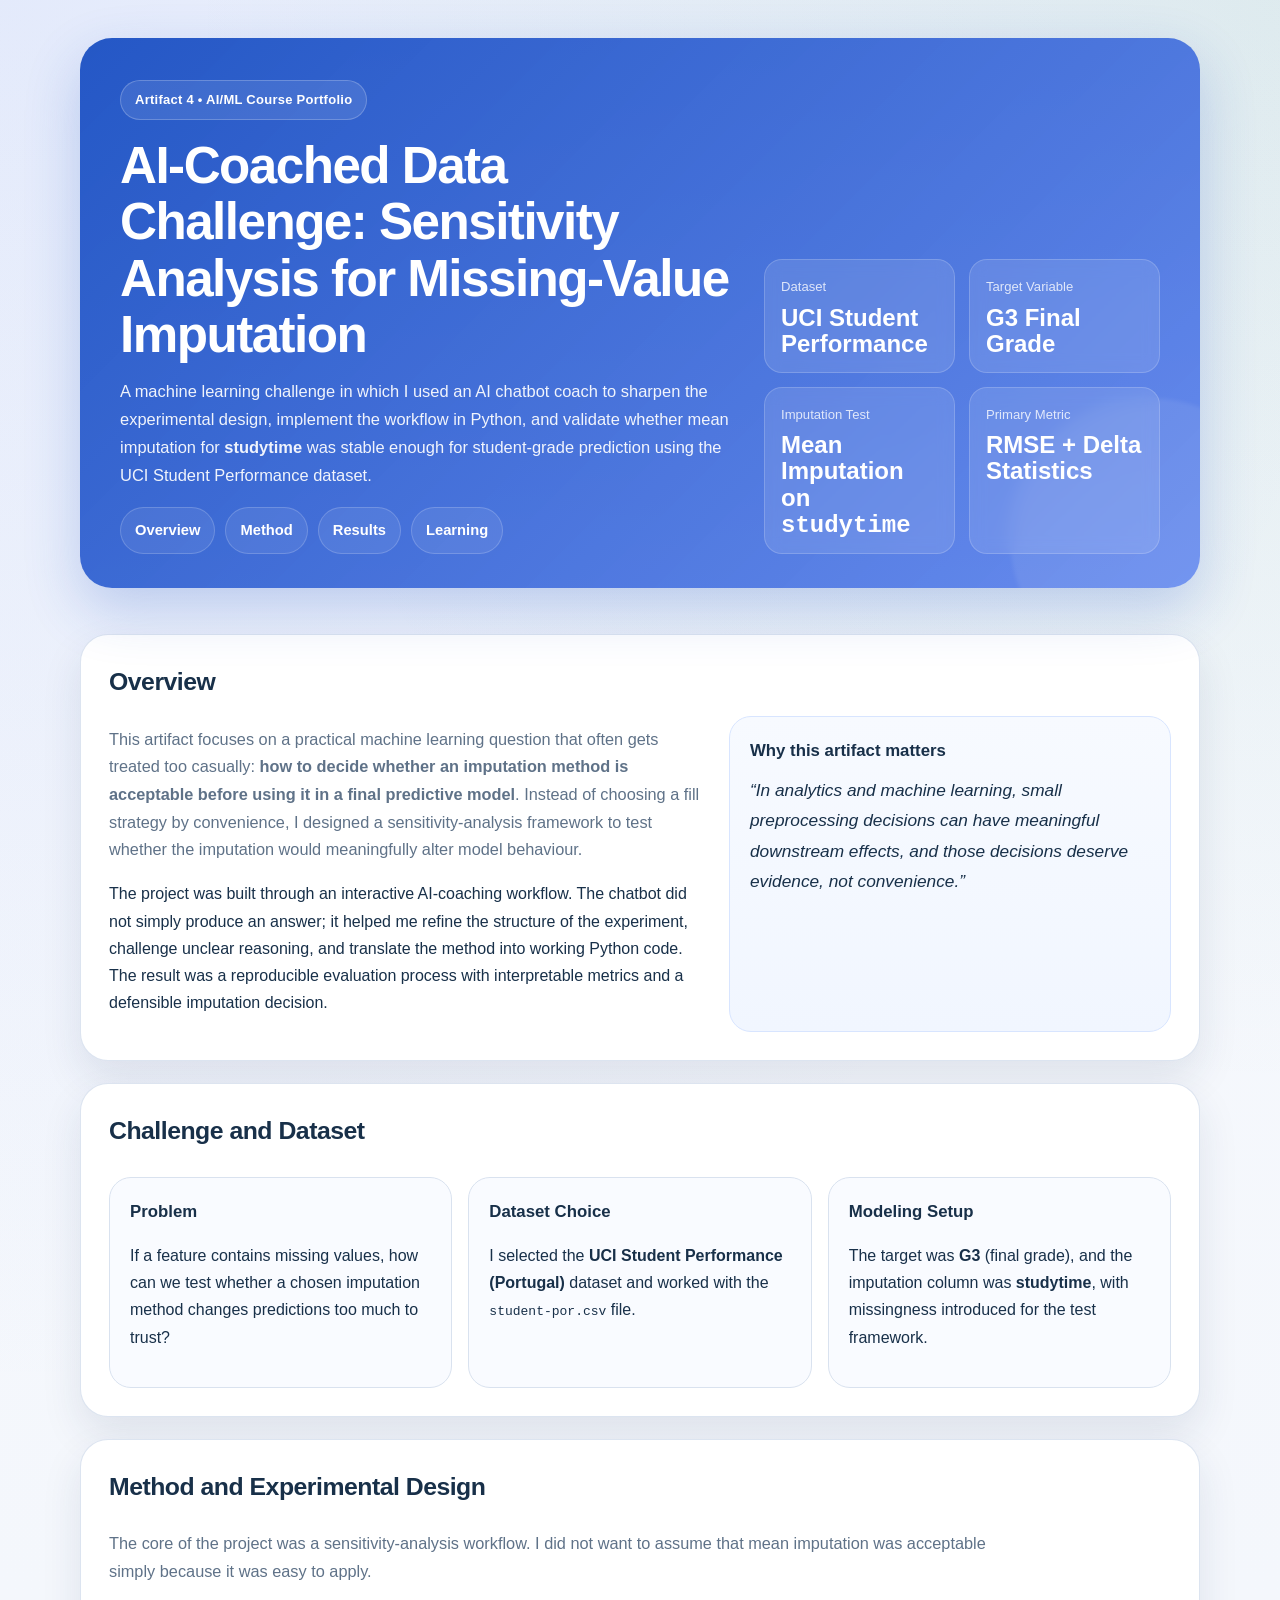
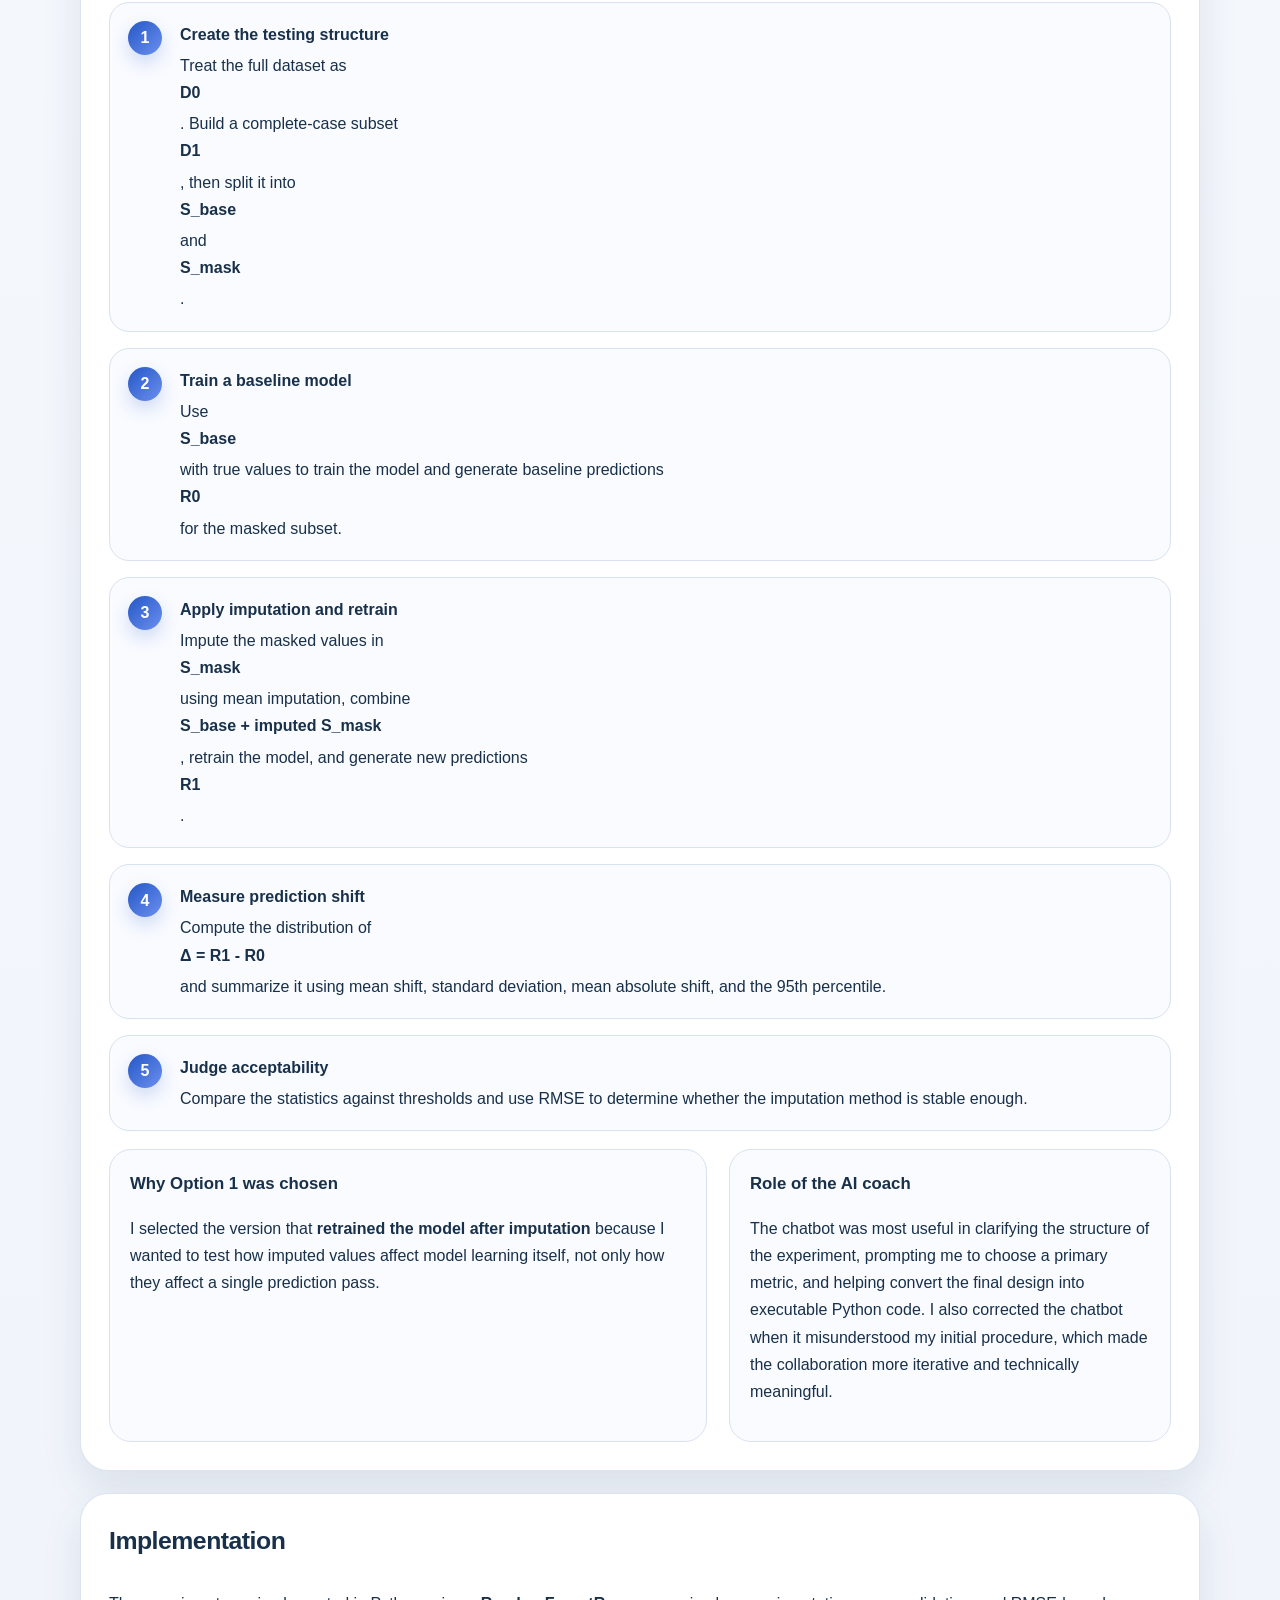
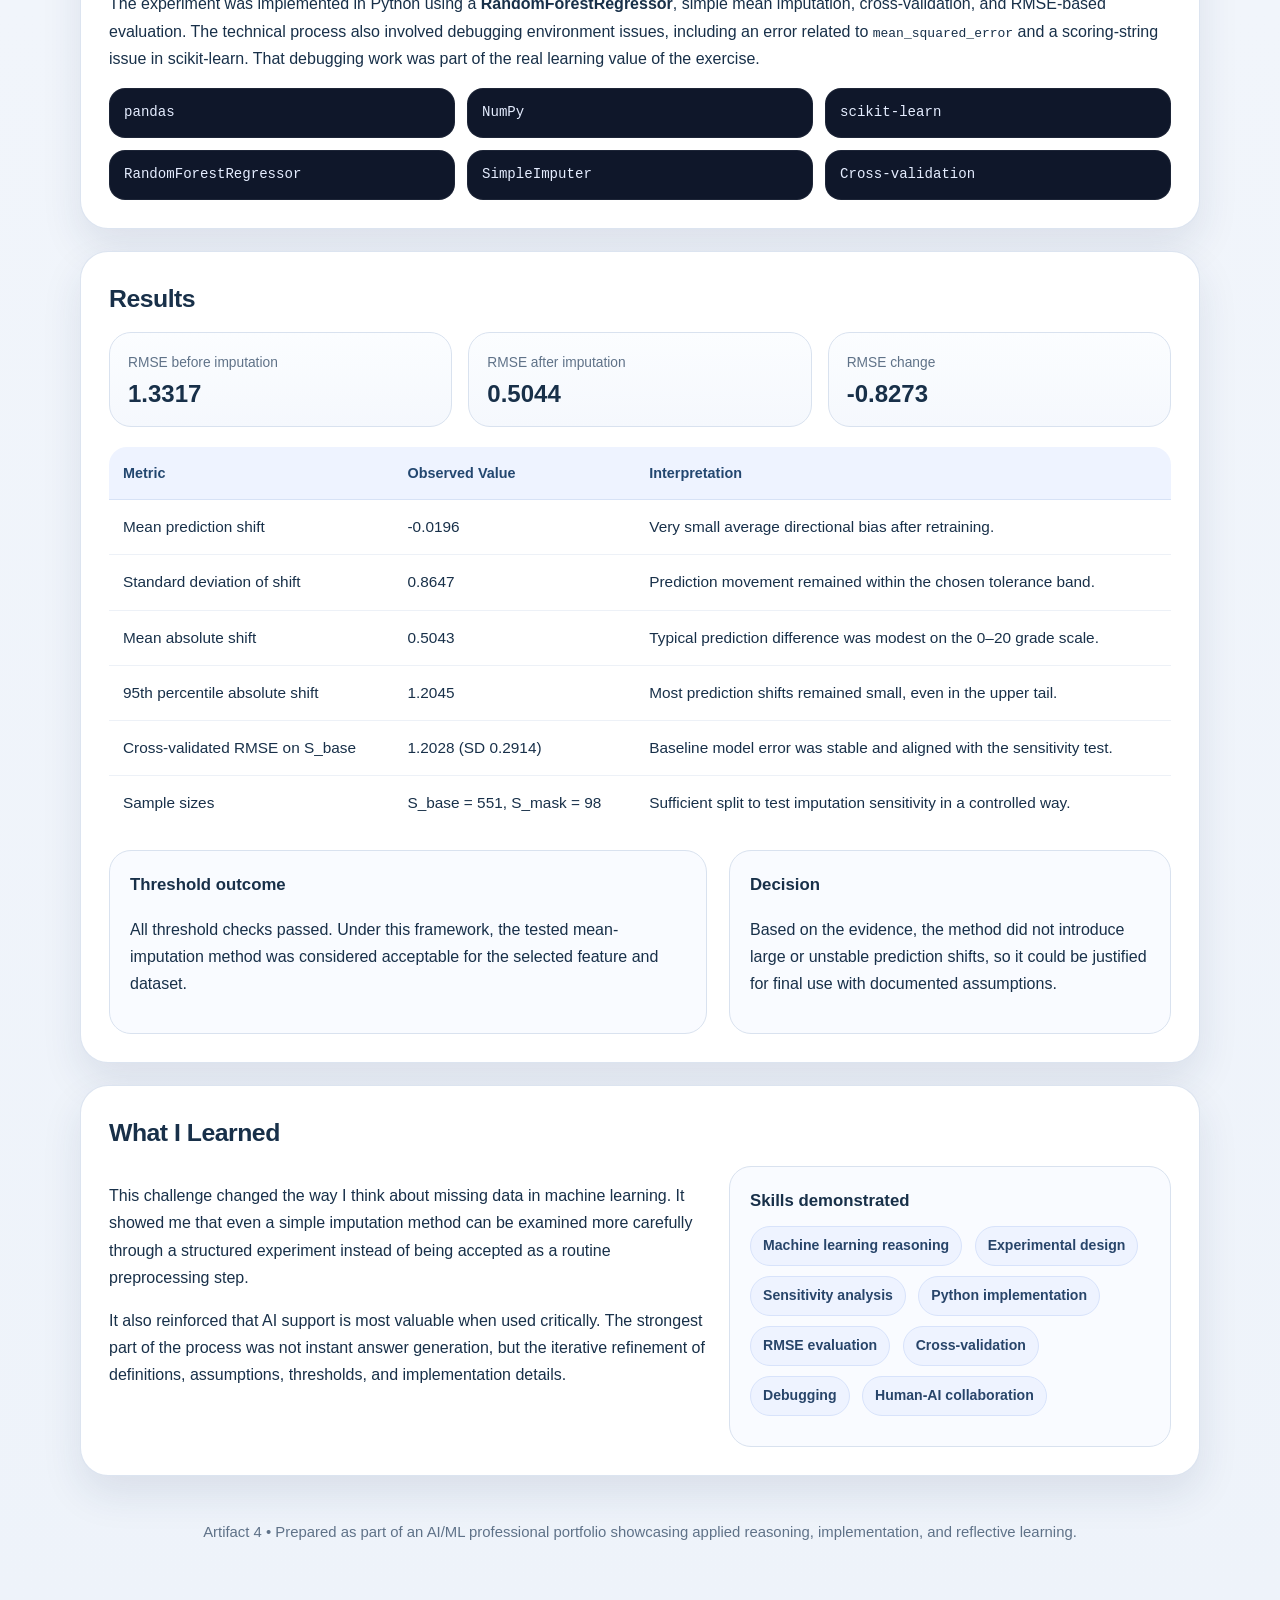
<file: artifact4_ai_coached_data_challenge.html>
<!DOCTYPE html>
<html lang="en">
<head>
  <meta charset="UTF-8" />
  <meta name="viewport" content="width=device-width, initial-scale=1.0" />
  <title>Artifact 4 | AI-Coached Data Challenge</title>
  <style>
    :root{
      --bg:#f6f8fc;
      --panel:#ffffff;
      --panel-soft:#f9fbff;
      --text:#183049;
      --muted:#5f7288;
      --line:#d9e2ef;
      --primary:#2457c5;
      --primary-2:#6c8ff0;
      --accent:#0f766e;
      --shadow:0 18px 40px rgba(29, 52, 84, 0.10);
      --radius:22px;
      --max:1120px;
    }

    *{box-sizing:border-box}
    html{scroll-behavior:smooth}
    body{
      margin:0;
      font-family: "Inter","Segoe UI",Roboto,Arial,sans-serif;
      color:var(--text);
      background:
        radial-gradient(circle at top left, rgba(108,143,240,.14), transparent 28%),
        radial-gradient(circle at top right, rgba(15,118,110,.10), transparent 22%),
        linear-gradient(180deg, #f7f9fd 0%, #eef3fa 100%);
      line-height:1.7;
    }

    a{color:var(--primary); text-decoration:none}
    a:hover{text-decoration:underline}

    .container{
      width:min(var(--max), calc(100% - 32px));
      margin:0 auto;
    }

    .hero-wrap{
      padding:38px 0 24px;
    }

    .hero{
      position:relative;
      overflow:hidden;
      background:
        linear-gradient(135deg, rgba(36,87,197,.98), rgba(108,143,240,.88)),
        linear-gradient(180deg,#2558c6,#4f78e4);
      color:#fff;
      border-radius:32px;
      box-shadow:0 22px 55px rgba(36,87,197,.24);
      padding:42px 40px 34px;
    }

    .hero::before{
      content:"";
      position:absolute;
      inset:auto -90px -90px auto;
      width:280px;
      height:280px;
      border-radius:50%;
      background:rgba(255,255,255,.08);
      filter:blur(2px);
    }

    .eyebrow{
      display:inline-flex;
      align-items:center;
      gap:8px;
      padding:8px 14px;
      border:1px solid rgba(255,255,255,.22);
      border-radius:999px;
      background:rgba(255,255,255,.10);
      font-size:13px;
      letter-spacing:.02em;
      font-weight:600;
      margin-bottom:18px;
    }

    h1{
      margin:0 0 14px;
      font-size:clamp(2rem, 4vw, 3.2rem);
      line-height:1.1;
      letter-spacing:-.03em;
      max-width:920px;
    }

    .hero p{
      margin:0;
      max-width:860px;
      color:rgba(255,255,255,.92);
      font-size:1.03rem;
    }

    .hero-grid{
      display:grid;
      grid-template-columns:1.4fr .9fr;
      gap:28px;
      align-items:end;
    }

    .stat-panel{
      display:grid;
      grid-template-columns:repeat(2, minmax(0,1fr));
      gap:14px;
    }

    .stat{
      background:rgba(255,255,255,.11);
      border:1px solid rgba(255,255,255,.18);
      border-radius:18px;
      padding:16px 16px 14px;
      backdrop-filter: blur(8px);
    }

    .stat .label{
      font-size:.82rem;
      color:rgba(255,255,255,.80);
      margin-bottom:6px;
    }

    .stat .value{
      font-size:1.5rem;
      font-weight:750;
      color:#fff;
      line-height:1.1;
    }

    .top-nav{
      margin-top:18px;
      display:flex;
      flex-wrap:wrap;
      gap:10px;
    }

    .top-nav a{
      color:#fff;
      border:1px solid rgba(255,255,255,.18);
      background:rgba(255,255,255,.08);
      padding:10px 14px;
      border-radius:999px;
      font-size:.92rem;
      font-weight:600;
    }

    .section{
      margin:22px 0 0;
      background:var(--panel);
      border:1px solid rgba(217,226,239,.9);
      border-radius:28px;
      box-shadow:var(--shadow);
      overflow:hidden;
    }

    .section-head{
      padding:26px 28px 12px;
    }

    .section-head h2{
      margin:0;
      font-size:1.55rem;
      letter-spacing:-.02em;
    }

    .section-body{
      padding:0 28px 28px;
    }

    .lead{
      font-size:1.02rem;
      color:var(--muted);
      margin-top:10px;
      max-width:900px;
    }

    .two-col{
      display:grid;
      grid-template-columns:1.15fr .85fr;
      gap:22px;
    }

    .callout{
      background:linear-gradient(180deg, #f7faff, #f1f6ff);
      border:1px solid #d8e5ff;
      border-radius:22px;
      padding:20px 20px 18px;
    }

    .callout h3, .card h3{
      margin:0 0 10px;
      font-size:1.05rem;
    }

    .card{
      background:var(--panel-soft);
      border:1px solid var(--line);
      border-radius:22px;
      padding:20px;
      height:100%;
    }

    .quote{
      font-size:1.08rem;
      line-height:1.75;
      color:var(--text);
      margin:0;
      font-style:italic;
    }

    .muted{
      color:var(--muted);
    }

    .mini-grid{
      display:grid;
      grid-template-columns:repeat(3,minmax(0,1fr));
      gap:16px;
      margin-top:12px;
    }

    .pill{
      display:inline-block;
      padding:7px 12px;
      border-radius:999px;
      background:#eef3ff;
      border:1px solid #d8e3fb;
      color:#28456a;
      font-size:.88rem;
      margin:0 8px 10px 0;
      font-weight:600;
    }

    .steps{
      counter-reset:step;
      display:grid;
      gap:16px;
      margin:0;
      padding:0;
      list-style:none;
    }

    .steps li{
      position:relative;
      padding:18px 18px 18px 70px;
      background:var(--panel-soft);
      border:1px solid var(--line);
      border-radius:20px;
    }

    .steps li::before{
      counter-increment:step;
      content:counter(step);
      position:absolute;
      left:18px;
      top:18px;
      width:34px;
      height:34px;
      border-radius:50%;
      display:grid;
      place-items:center;
      background:linear-gradient(135deg, var(--primary), var(--primary-2));
      color:#fff;
      font-weight:700;
      box-shadow:0 8px 18px rgba(36,87,197,.20);
    }

    .steps strong{
      display:block;
      margin-bottom:4px;
    }

    .results-grid{
      display:grid;
      grid-template-columns:repeat(3,minmax(0,1fr));
      gap:16px;
      margin-bottom:20px;
    }

    .result-box{
      background:linear-gradient(180deg,#fbfdff,#f5f8fd);
      border:1px solid var(--line);
      border-radius:22px;
      padding:18px;
    }

    .result-box .k{
      color:var(--muted);
      font-size:.86rem;
      margin-bottom:6px;
    }

    .result-box .v{
      font-size:1.5rem;
      font-weight:750;
      line-height:1.15;
    }

    table{
      width:100%;
      border-collapse:collapse;
      margin-top:10px;
      font-size:.96rem;
      overflow:hidden;
      border-radius:18px;
    }

    thead th{
      text-align:left;
      background:#eef3ff;
      color:#234770;
      border-bottom:1px solid #d7e2f6;
      padding:14px 14px;
      font-size:.9rem;
    }

    tbody td{
      padding:14px 14px;
      border-bottom:1px solid #edf1f7;
      vertical-align:top;
    }

    tbody tr:last-child td{border-bottom:none}

    .code-list{
      display:grid;
      grid-template-columns:repeat(3,minmax(0,1fr));
      gap:12px;
      margin-top:14px;
    }

    .code-chip{
      background:#0f172a;
      color:#e5edff;
      border-radius:16px;
      padding:12px 14px;
      font-family: ui-monospace, SFMono-Regular, Menlo, Consolas, monospace;
      font-size:.88rem;
      border:1px solid rgba(255,255,255,.06);
    }

    .footer-note{
      text-align:center;
      color:var(--muted);
      font-size:.93rem;
      padding:30px 0 44px;
    }

    @media (max-width: 980px){
      .hero-grid,
      .two-col,
      .mini-grid,
      .results-grid,
      .code-list{
        grid-template-columns:1fr;
      }
      .hero{padding:34px 24px 28px}
      .section-head{padding:22px 20px 10px}
      .section-body{padding:0 20px 22px}
    }
  </style>
</head>
<body>
  <div class="container hero-wrap">
    <section class="hero">
      <div class="hero-grid">
        <div>
          <div class="eyebrow">Artifact 4 • AI/ML Course Portfolio</div>
          <h1>AI-Coached Data Challenge: Sensitivity Analysis for Missing-Value Imputation</h1>
          <p>
            A machine learning challenge in which I used an AI chatbot coach to sharpen the experimental design,
            implement the workflow in Python, and validate whether mean imputation for <strong>studytime</strong>
            was stable enough for student-grade prediction using the UCI Student Performance dataset.
          </p>
          <div class="top-nav">
            <a href="#overview">Overview</a>
            <a href="#method">Method</a>
            <a href="#results">Results</a>
            <a href="#learning">Learning</a>
          </div>
        </div>

        <div class="stat-panel">
          <div class="stat">
            <div class="label">Dataset</div>
            <div class="value">UCI Student Performance</div>
          </div>
          <div class="stat">
            <div class="label">Target Variable</div>
            <div class="value">G3 Final Grade</div>
          </div>
          <div class="stat">
            <div class="label">Imputation Test</div>
            <div class="value">Mean Imputation on <code>studytime</code></div>
          </div>
          <div class="stat">
            <div class="label">Primary Metric</div>
            <div class="value">RMSE + Delta Statistics</div>
          </div>
        </div>
      </div>
    </section>
  </div>

  <main class="container">
    <section class="section" id="overview">
      <div class="section-head">
        <h2>Overview</h2>
      </div>
      <div class="section-body">
        <div class="two-col">
          <div>
            <p class="lead">
              This artifact focuses on a practical machine learning question that often gets treated too casually:
              <strong>how to decide whether an imputation method is acceptable before using it in a final predictive model</strong>.
              Instead of choosing a fill strategy by convenience, I designed a sensitivity-analysis framework to test
              whether the imputation would meaningfully alter model behaviour.
            </p>
            <p>
              The project was built through an interactive AI-coaching workflow. The chatbot did not simply produce an answer;
              it helped me refine the structure of the experiment, challenge unclear reasoning, and translate the method into
              working Python code. The result was a reproducible evaluation process with interpretable metrics and a defensible
              imputation decision.
            </p>
          </div>
          <aside class="callout">
            <h3>Why this artifact matters</h3>
            <p class="quote">
              “In analytics and machine learning, small preprocessing decisions can have meaningful downstream effects,
              and those decisions deserve evidence, not convenience.”
            </p>
          </aside>
        </div>
      </div>
    </section>

    <section class="section">
      <div class="section-head">
        <h2>Challenge and Dataset</h2>
      </div>
      <div class="section-body">
        <div class="mini-grid">
          <div class="card">
            <h3>Problem</h3>
            <p>
              If a feature contains missing values, how can we test whether a chosen imputation method changes
              predictions too much to trust?
            </p>
          </div>
          <div class="card">
            <h3>Dataset Choice</h3>
            <p>
              I selected the <strong>UCI Student Performance (Portugal)</strong> dataset and worked with the
              <code>student-por.csv</code> file.
            </p>
          </div>
          <div class="card">
            <h3>Modeling Setup</h3>
            <p>
              The target was <strong>G3</strong> (final grade), and the imputation column was
              <strong>studytime</strong>, with missingness introduced for the test framework.
            </p>
          </div>
        </div>
      </div>
    </section>

    <section class="section" id="method">
      <div class="section-head">
        <h2>Method and Experimental Design</h2>
      </div>
      <div class="section-body">
        <p class="lead">
          The core of the project was a sensitivity-analysis workflow. I did not want to assume that mean imputation
          was acceptable simply because it was easy to apply.
        </p>

        <ol class="steps">
          <li>
            <strong>Create the testing structure</strong>
            Treat the full dataset as <strong>D0</strong>. Build a complete-case subset <strong>D1</strong>, then split it into
            <strong>S_base</strong> and <strong>S_mask</strong>.
          </li>
          <li>
            <strong>Train a baseline model</strong>
            Use <strong>S_base</strong> with true values to train the model and generate baseline predictions
            <strong>R0</strong> for the masked subset.
          </li>
          <li>
            <strong>Apply imputation and retrain</strong>
            Impute the masked values in <strong>S_mask</strong> using mean imputation, combine
            <strong>S_base + imputed S_mask</strong>, retrain the model, and generate new predictions <strong>R1</strong>.
          </li>
          <li>
            <strong>Measure prediction shift</strong>
            Compute the distribution of <strong>Δ = R1 - R0</strong> and summarize it using mean shift,
            standard deviation, mean absolute shift, and the 95th percentile.
          </li>
          <li>
            <strong>Judge acceptability</strong>
            Compare the statistics against thresholds and use RMSE to determine whether the imputation method is stable enough.
          </li>
        </ol>

        <div class="two-col" style="margin-top:18px;">
          <div class="card">
            <h3>Why Option 1 was chosen</h3>
            <p>
              I selected the version that <strong>retrained the model after imputation</strong> because I wanted to test
              how imputed values affect model learning itself, not only how they affect a single prediction pass.
            </p>
          </div>
          <div class="card">
            <h3>Role of the AI coach</h3>
            <p>
              The chatbot was most useful in clarifying the structure of the experiment, prompting me to choose a primary metric,
              and helping convert the final design into executable Python code. I also corrected the chatbot when it misunderstood
              my initial procedure, which made the collaboration more iterative and technically meaningful.
            </p>
          </div>
        </div>
      </div>
    </section>

    <section class="section">
      <div class="section-head">
        <h2>Implementation</h2>
      </div>
      <div class="section-body">
        <p>
          The experiment was implemented in Python using a <strong>RandomForestRegressor</strong>, simple mean imputation,
          cross-validation, and RMSE-based evaluation. The technical process also involved debugging environment issues,
          including an error related to <code>mean_squared_error</code> and a scoring-string issue in scikit-learn.
          That debugging work was part of the real learning value of the exercise.
        </p>

        <div class="code-list">
          <div class="code-chip">pandas</div>
          <div class="code-chip">NumPy</div>
          <div class="code-chip">scikit-learn</div>
          <div class="code-chip">RandomForestRegressor</div>
          <div class="code-chip">SimpleImputer</div>
          <div class="code-chip">Cross-validation</div>
        </div>
      </div>
    </section>

    <section class="section" id="results">
      <div class="section-head">
        <h2>Results</h2>
      </div>
      <div class="section-body">
        <div class="results-grid">
          <div class="result-box">
            <div class="k">RMSE before imputation</div>
            <div class="v">1.3317</div>
          </div>
          <div class="result-box">
            <div class="k">RMSE after imputation</div>
            <div class="v">0.5044</div>
          </div>
          <div class="result-box">
            <div class="k">RMSE change</div>
            <div class="v">-0.8273</div>
          </div>
        </div>

        <table>
          <thead>
            <tr>
              <th>Metric</th>
              <th>Observed Value</th>
              <th>Interpretation</th>
            </tr>
          </thead>
          <tbody>
            <tr>
              <td>Mean prediction shift</td>
              <td>-0.0196</td>
              <td>Very small average directional bias after retraining.</td>
            </tr>
            <tr>
              <td>Standard deviation of shift</td>
              <td>0.8647</td>
              <td>Prediction movement remained within the chosen tolerance band.</td>
            </tr>
            <tr>
              <td>Mean absolute shift</td>
              <td>0.5043</td>
              <td>Typical prediction difference was modest on the 0–20 grade scale.</td>
            </tr>
            <tr>
              <td>95th percentile absolute shift</td>
              <td>1.2045</td>
              <td>Most prediction shifts remained small, even in the upper tail.</td>
            </tr>
            <tr>
              <td>Cross-validated RMSE on S_base</td>
              <td>1.2028 (SD 0.2914)</td>
              <td>Baseline model error was stable and aligned with the sensitivity test.</td>
            </tr>
            <tr>
              <td>Sample sizes</td>
              <td>S_base = 551, S_mask = 98</td>
              <td>Sufficient split to test imputation sensitivity in a controlled way.</td>
            </tr>
          </tbody>
        </table>

        <div class="two-col" style="margin-top:20px;">
          <div class="card">
            <h3>Threshold outcome</h3>
            <p>
              All threshold checks passed. Under this framework, the tested mean-imputation method was considered acceptable
              for the selected feature and dataset.
            </p>
          </div>
          <div class="card">
            <h3>Decision</h3>
            <p>
              Based on the evidence, the method did not introduce large or unstable prediction shifts, so it could be justified
              for final use with documented assumptions.
            </p>
          </div>
        </div>
      </div>
    </section>

    <section class="section" id="learning">
      <div class="section-head">
        <h2>What I Learned</h2>
      </div>
      <div class="section-body">
        <div class="two-col">
          <div>
            <p>
              This challenge changed the way I think about missing data in machine learning. It showed me that even a simple
              imputation method can be examined more carefully through a structured experiment instead of being accepted as a
              routine preprocessing step.
            </p>
            <p>
              It also reinforced that AI support is most valuable when used critically. The strongest part of the process was not
              instant answer generation, but the iterative refinement of definitions, assumptions, thresholds, and implementation details.
            </p>
          </div>
          <aside class="card">
            <h3>Skills demonstrated</h3>
            <span class="pill">Machine learning reasoning</span>
            <span class="pill">Experimental design</span>
            <span class="pill">Sensitivity analysis</span>
            <span class="pill">Python implementation</span>
            <span class="pill">RMSE evaluation</span>
            <span class="pill">Cross-validation</span>
            <span class="pill">Debugging</span>
            <span class="pill">Human-AI collaboration</span>
          </aside>
        </div>
      </div>
    </section>

    <p class="footer-note">
      Artifact 4 • Prepared as part of an AI/ML professional portfolio showcasing applied reasoning, implementation, and reflective learning.
    </p>
  </main>
</body>
</html>
</file>
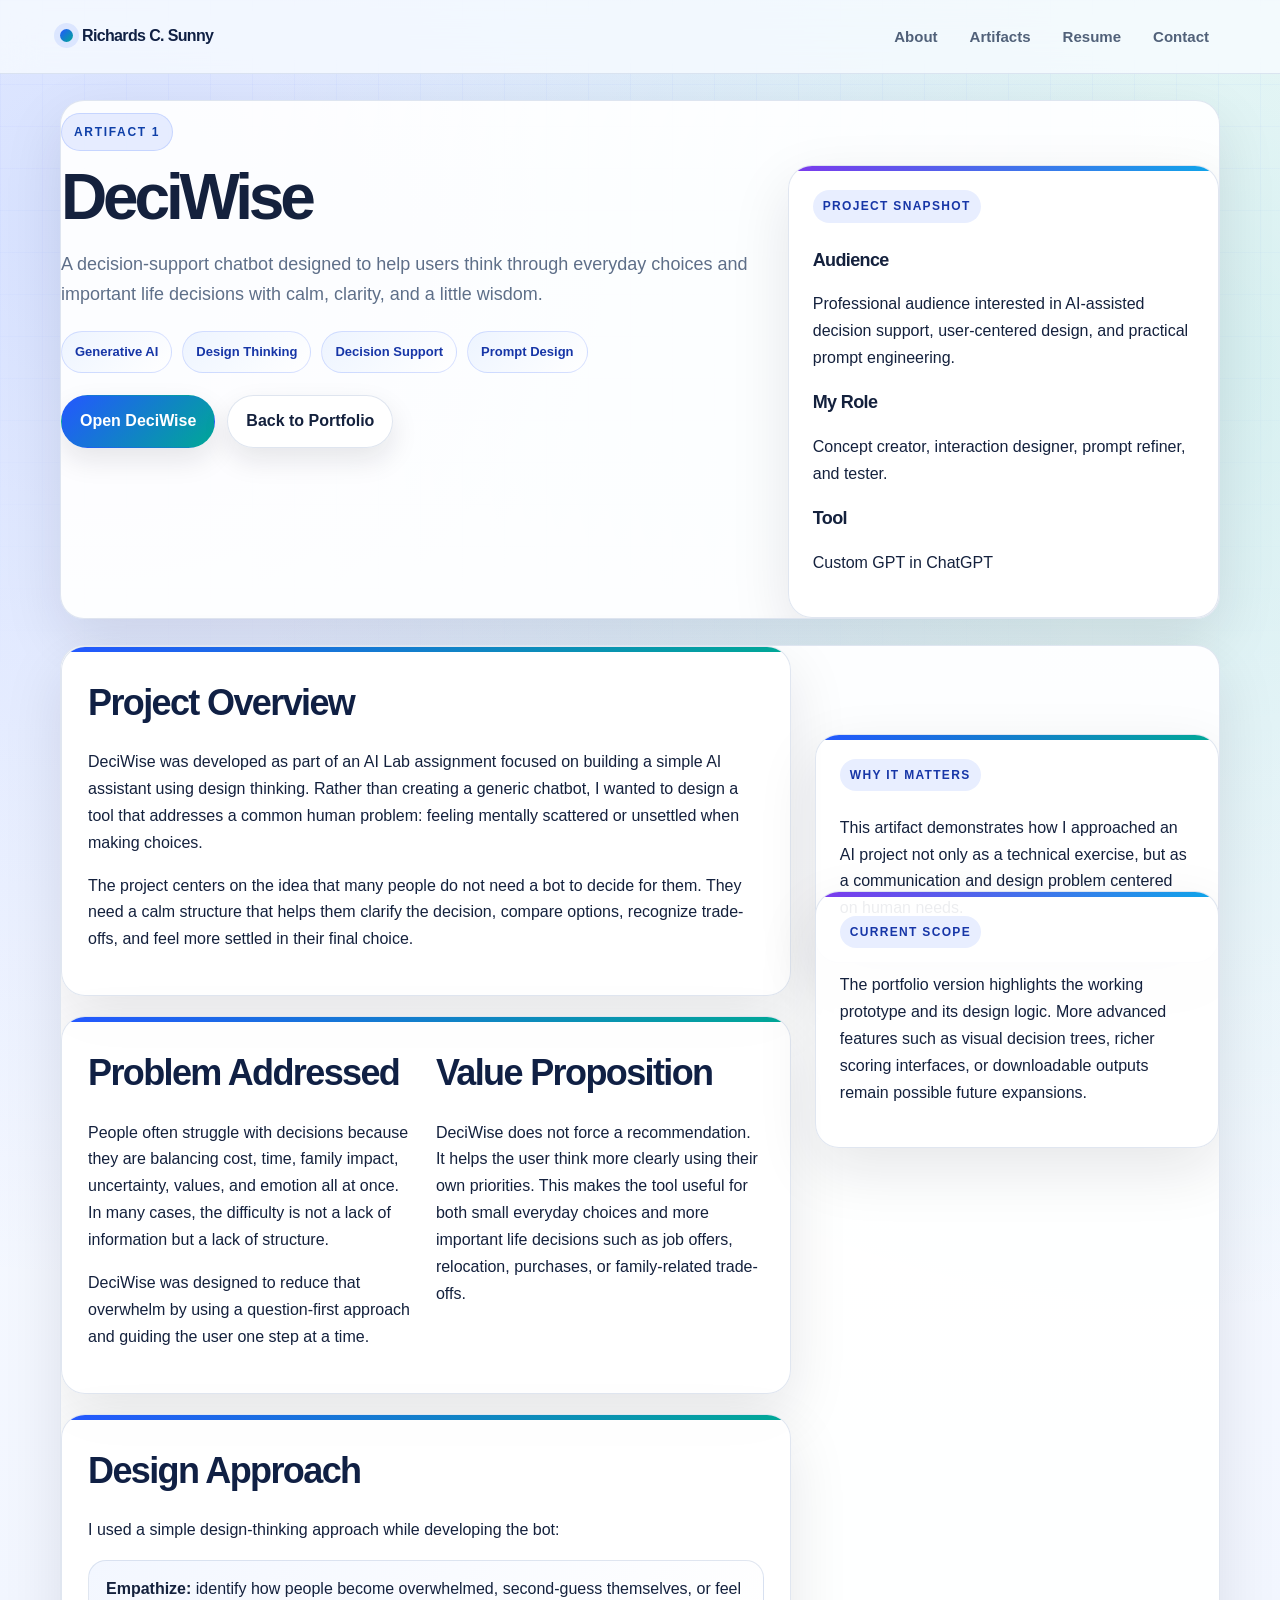
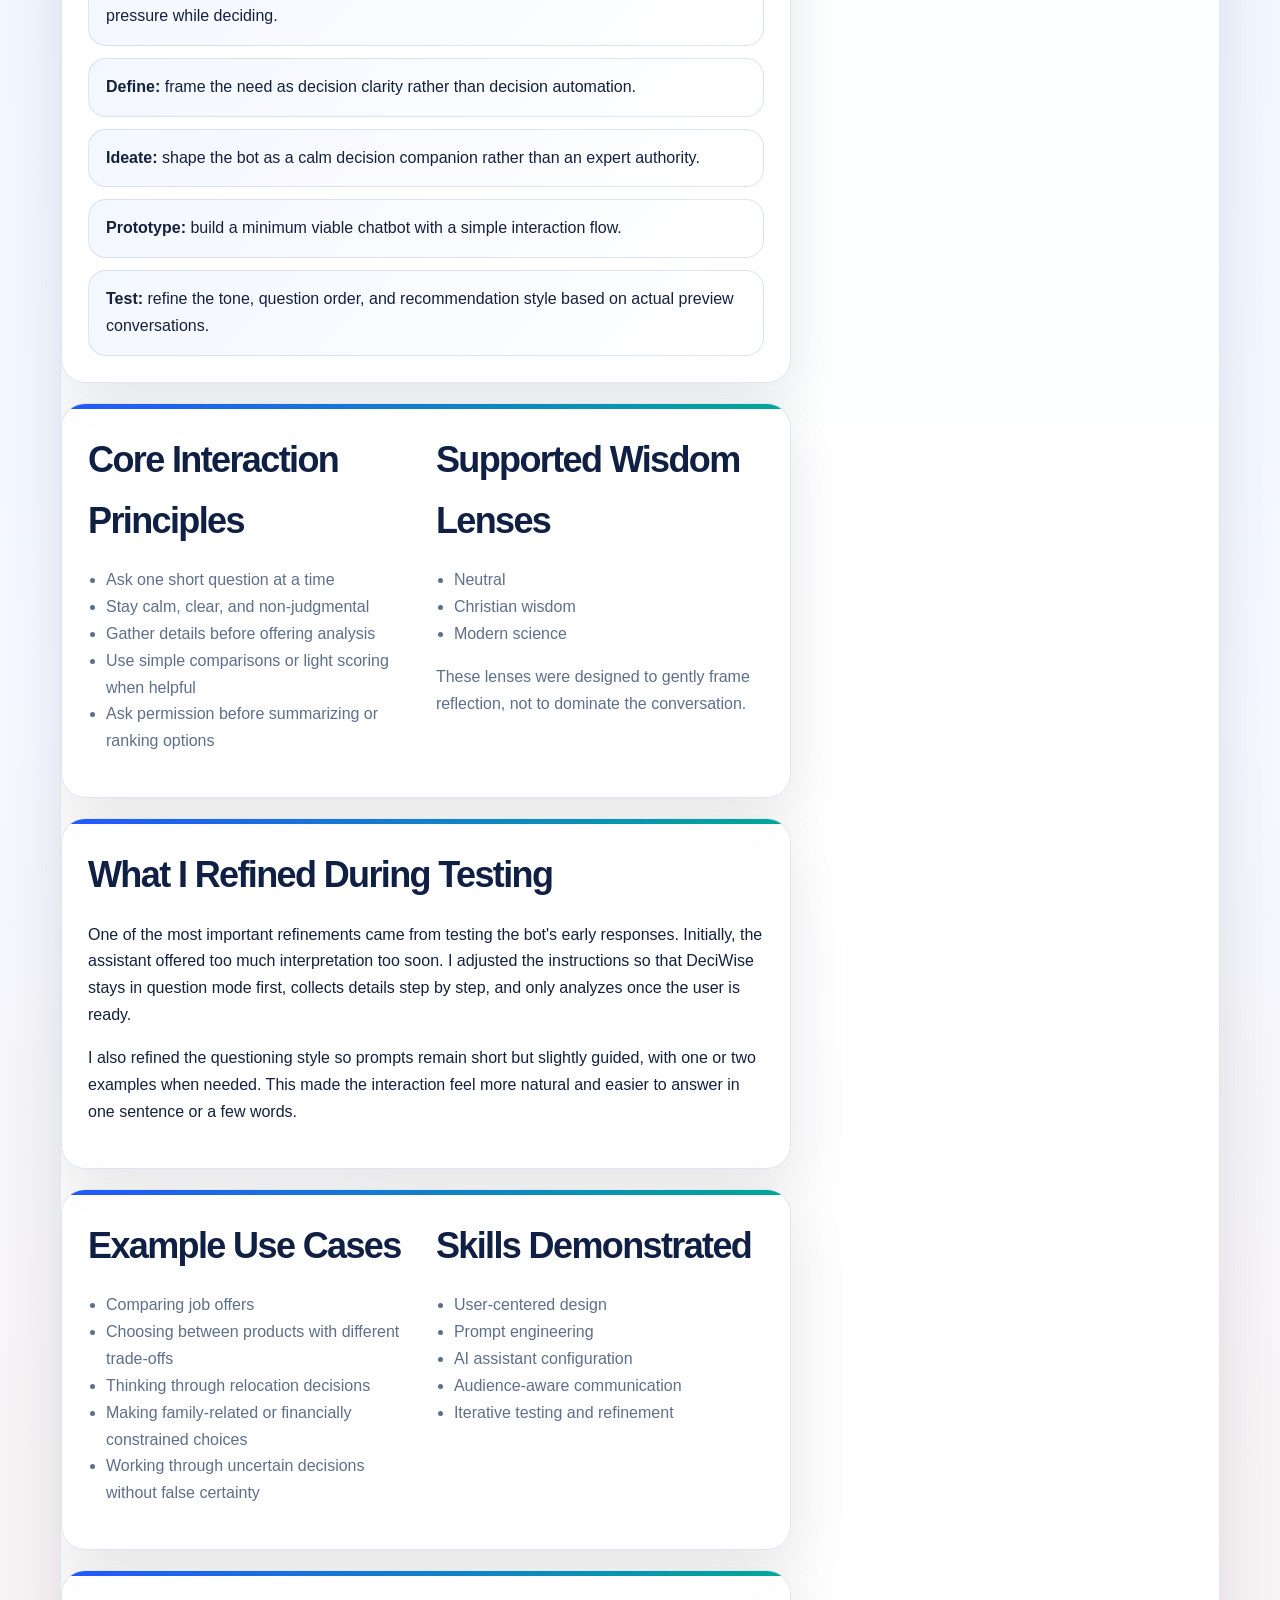
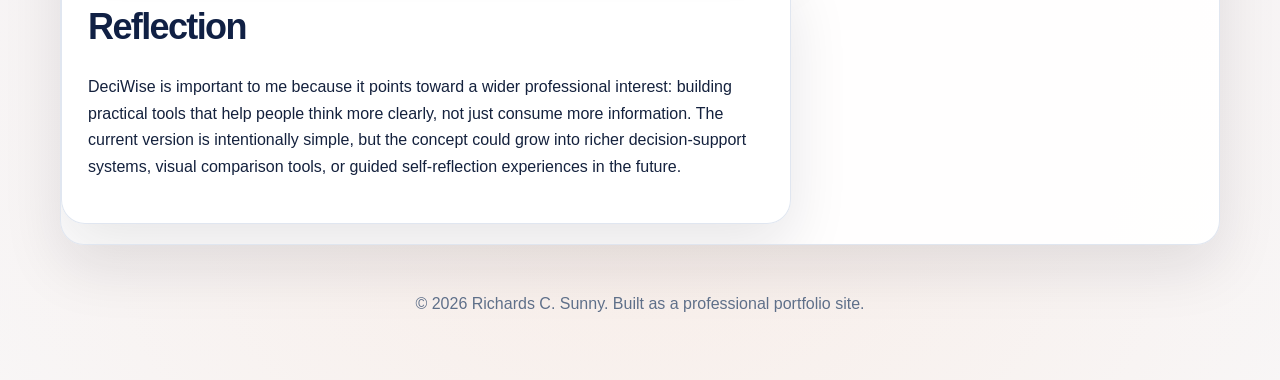
<file: deciwise.html>
<!DOCTYPE html>
<html lang="en">
<head>
  <meta charset="UTF-8" />
  <meta name="viewport" content="width=device-width, initial-scale=1.0" />
  <title>DeciWise | Richards C. Sunny</title>
  <link rel="stylesheet" href="styles.css" />
</head>
<body>
  <header class="site-header">
    <div class="container nav">
      <div class="brand"><a href="index.html" style="text-decoration:none;color:inherit;">Richards C. Sunny</a></div>
      <nav>
        <a href="index.html#about">About</a>
        <a href="index.html#artifacts">Artifacts</a>
        <a href="index.html#resume">Resume</a>
        <a href="index.html#contact">Contact</a>
      </nav>
    </div>
  </header>

  <main>
    <section class="project-hero container section">
      <p class="eyebrow">Artifact 1</p>
      <div class="project-hero-grid">
        <div>
          <h1>DeciWise</h1>
          <p class="lead">A decision-support chatbot designed to help users think through everyday choices and important life decisions with calm, clarity, and a little wisdom.</p>
          <div class="meta-chips">
            <span class="meta-chip">Generative AI</span>
            <span class="meta-chip">Design Thinking</span>
            <span class="meta-chip">Decision Support</span>
            <span class="meta-chip">Prompt Design</span>
          </div>
          <div class="hero-actions project-actions">
            <a class="button primary" href="https://chatgpt.com/g/g-69aca36753d48191b93fdb0dc4c5a4b3-deciwise" target="_blank" rel="noopener">Open DeciWise</a>
            <a class="button" href="index.html#artifacts">Back to Portfolio</a>
          </div>
        </div>
        <aside class="project-summary card">
          <div class="card-content">
            <p class="card-label">Project Snapshot</p>
            <h3>Audience</h3>
            <p>Professional audience interested in AI-assisted decision support, user-centered design, and practical prompt engineering.</p>
            <h3>My Role</h3>
            <p>Concept creator, interaction designer, prompt refiner, and tester.</p>
            <h3>Tool</h3>
            <p>Custom GPT in ChatGPT</p>
          </div>
        </aside>
      </div>
    </section>

    <section class="container section project-layout">
      <article class="project-main">
        <div class="project-block">
          <h2>Project Overview</h2>
          <p>
            DeciWise was developed as part of an AI Lab assignment focused on building a simple AI assistant using design thinking.
            Rather than creating a generic chatbot, I wanted to design a tool that addresses a common human problem: feeling
            mentally scattered or unsettled when making choices.
          </p>
          <p>
            The project centers on the idea that many people do not need a bot to decide for them. They need a calm structure that
            helps them clarify the decision, compare options, recognize trade-offs, and feel more settled in their final choice.
          </p>
        </div>

        <div class="project-block two-col">
          <div>
            <h2>Problem Addressed</h2>
            <p>
              People often struggle with decisions because they are balancing cost, time, family impact, uncertainty, values, and
              emotion all at once. In many cases, the difficulty is not a lack of information but a lack of structure.
            </p>
            <p>
              DeciWise was designed to reduce that overwhelm by using a question-first approach and guiding the user one step at a time.
            </p>
          </div>
          <div>
            <h2>Value Proposition</h2>
            <p>
              DeciWise does not force a recommendation. It helps the user think more clearly using their own priorities. This makes
              the tool useful for both small everyday choices and more important life decisions such as job offers, relocation,
              purchases, or family-related trade-offs.
            </p>
          </div>
        </div>

        <div class="project-block">
          <h2>Design Approach</h2>
          <p>
            I used a simple design-thinking approach while developing the bot:
          </p>
          <div class="steps">
            <div class="step"><strong>Empathize:</strong> identify how people become overwhelmed, second-guess themselves, or feel pressure while deciding.</div>
            <div class="step"><strong>Define:</strong> frame the need as decision clarity rather than decision automation.</div>
            <div class="step"><strong>Ideate:</strong> shape the bot as a calm decision companion rather than an expert authority.</div>
            <div class="step"><strong>Prototype:</strong> build a minimum viable chatbot with a simple interaction flow.</div>
            <div class="step"><strong>Test:</strong> refine the tone, question order, and recommendation style based on actual preview conversations.</div>
          </div>
        </div>

        <div class="project-block two-col">
          <div>
            <h2>Core Interaction Principles</h2>
            <ul>
              <li>Ask one short question at a time</li>
              <li>Stay calm, clear, and non-judgmental</li>
              <li>Gather details before offering analysis</li>
              <li>Use simple comparisons or light scoring when helpful</li>
              <li>Ask permission before summarizing or ranking options</li>
            </ul>
          </div>
          <div>
            <h2>Supported Wisdom Lenses</h2>
            <ul>
              <li>Neutral</li>
              <li>Christian wisdom</li>
              <li>Modern science</li>
            </ul>
            <p class="muted">These lenses were designed to gently frame reflection, not to dominate the conversation.</p>
          </div>
        </div>

        <div class="project-block">
          <h2>What I Refined During Testing</h2>
          <p>
            One of the most important refinements came from testing the bot's early responses. Initially, the assistant offered too
            much interpretation too soon. I adjusted the instructions so that DeciWise stays in question mode first, collects details
            step by step, and only analyzes once the user is ready.
          </p>
          <p>
            I also refined the questioning style so prompts remain short but slightly guided, with one or two examples when needed.
            This made the interaction feel more natural and easier to answer in one sentence or a few words.
          </p>
        </div>

        <div class="project-block two-col">
          <div>
            <h2>Example Use Cases</h2>
            <ul>
              <li>Comparing job offers</li>
              <li>Choosing between products with different trade-offs</li>
              <li>Thinking through relocation decisions</li>
              <li>Making family-related or financially constrained choices</li>
              <li>Working through uncertain decisions without false certainty</li>
            </ul>
          </div>
          <div>
            <h2>Skills Demonstrated</h2>
            <ul>
              <li>User-centered design</li>
              <li>Prompt engineering</li>
              <li>AI assistant configuration</li>
              <li>Audience-aware communication</li>
              <li>Iterative testing and refinement</li>
            </ul>
          </div>
        </div>

        <div class="project-block">
          <h2>Reflection</h2>
          <p>
            DeciWise is important to me because it points toward a wider professional interest: building practical tools that help
            people think more clearly, not just consume more information. The current version is intentionally simple, but the concept
            could grow into richer decision-support systems, visual comparison tools, or guided self-reflection experiences in the future.
          </p>
        </div>
      </article>

      <aside class="project-side">
        <div class="card side-panel">
          <div class="card-content">
            <p class="card-label">Why It Matters</p>
            <p>
              This artifact demonstrates how I approached an AI project not only as a technical exercise, but as a communication and
              design problem centered on human needs.
            </p>
          </div>
        </div>
        <div class="card side-panel">
          <div class="card-content">
            <p class="card-label">Current Scope</p>
            <p>
              The portfolio version highlights the working prototype and its design logic. More advanced features such as visual decision
              trees, richer scoring interfaces, or downloadable outputs remain possible future expansions.
            </p>
          </div>
        </div>
      </aside>
    </section>
  </main>

  <footer class="site-footer">
    <div class="container">
      <p>© 2026 Richards C. Sunny. Built as a professional portfolio site.</p>
    </div>
  </footer>
</body>
</html>
</file>
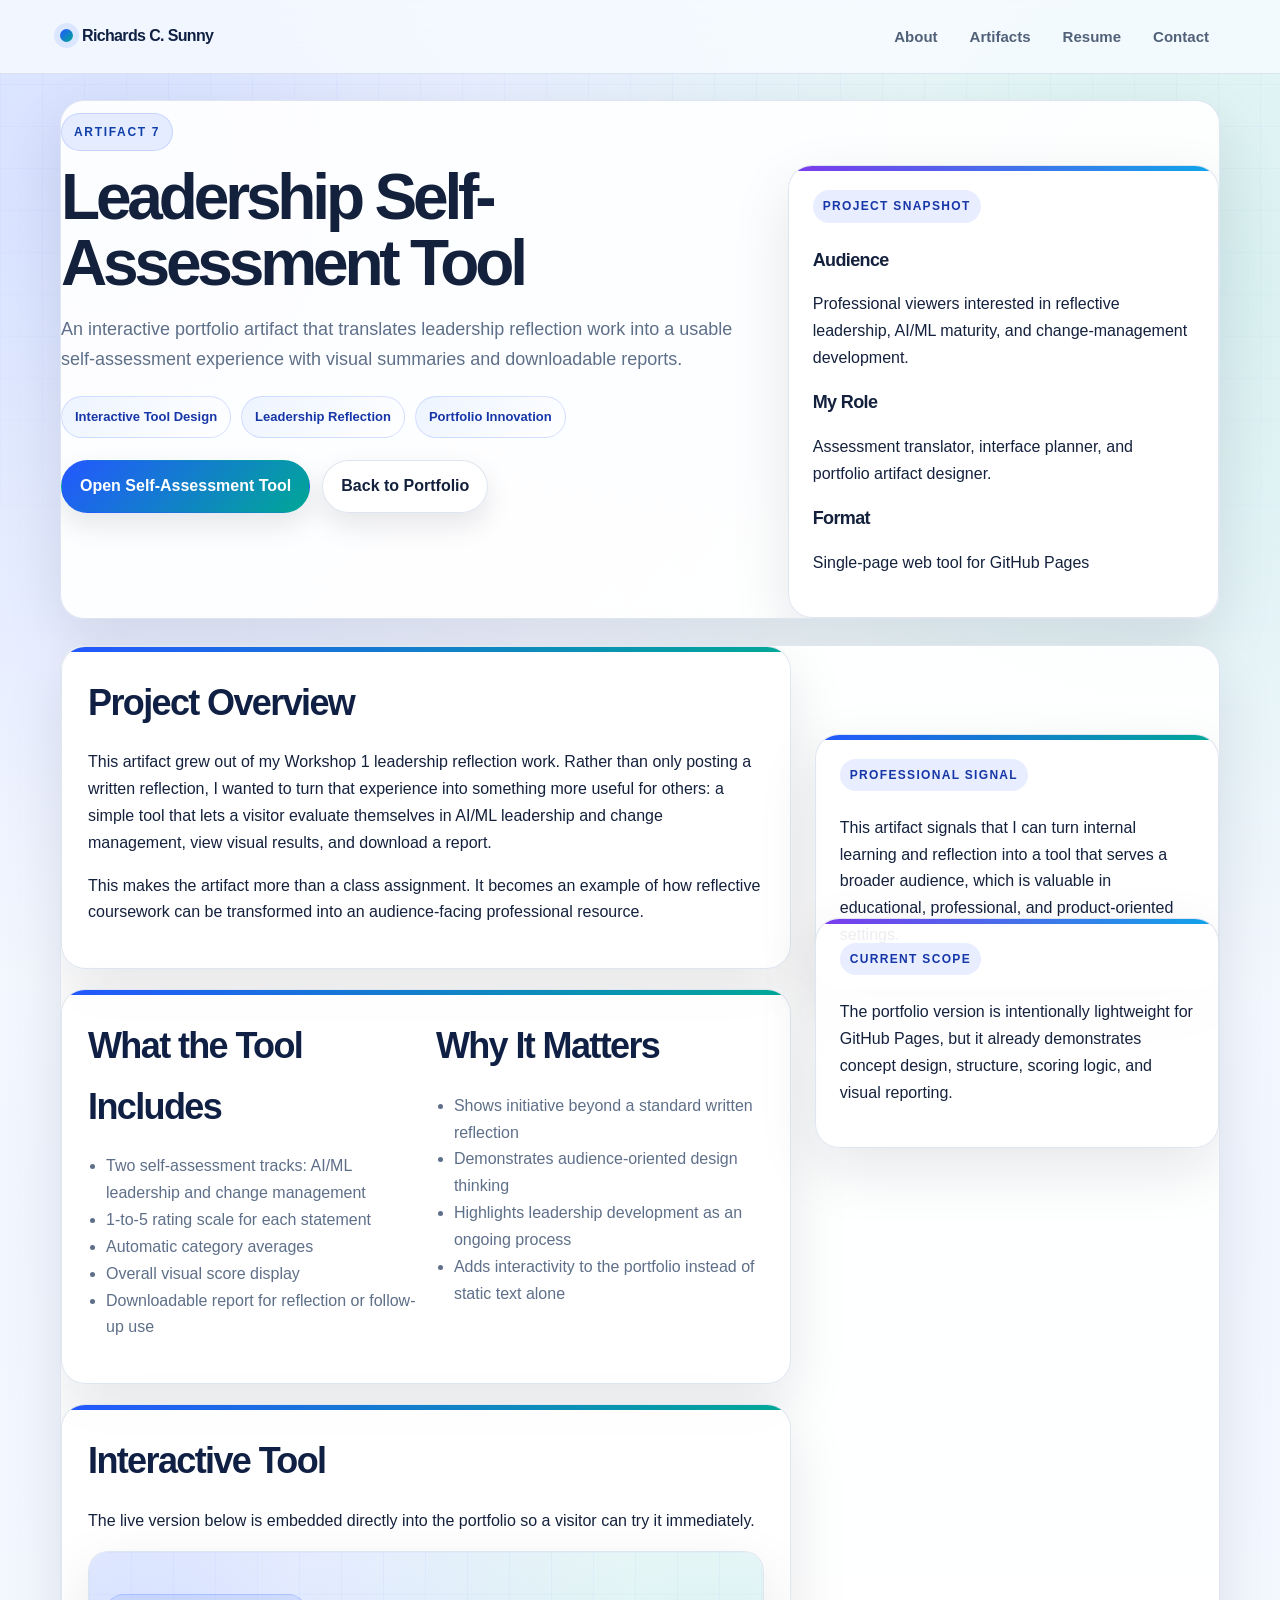
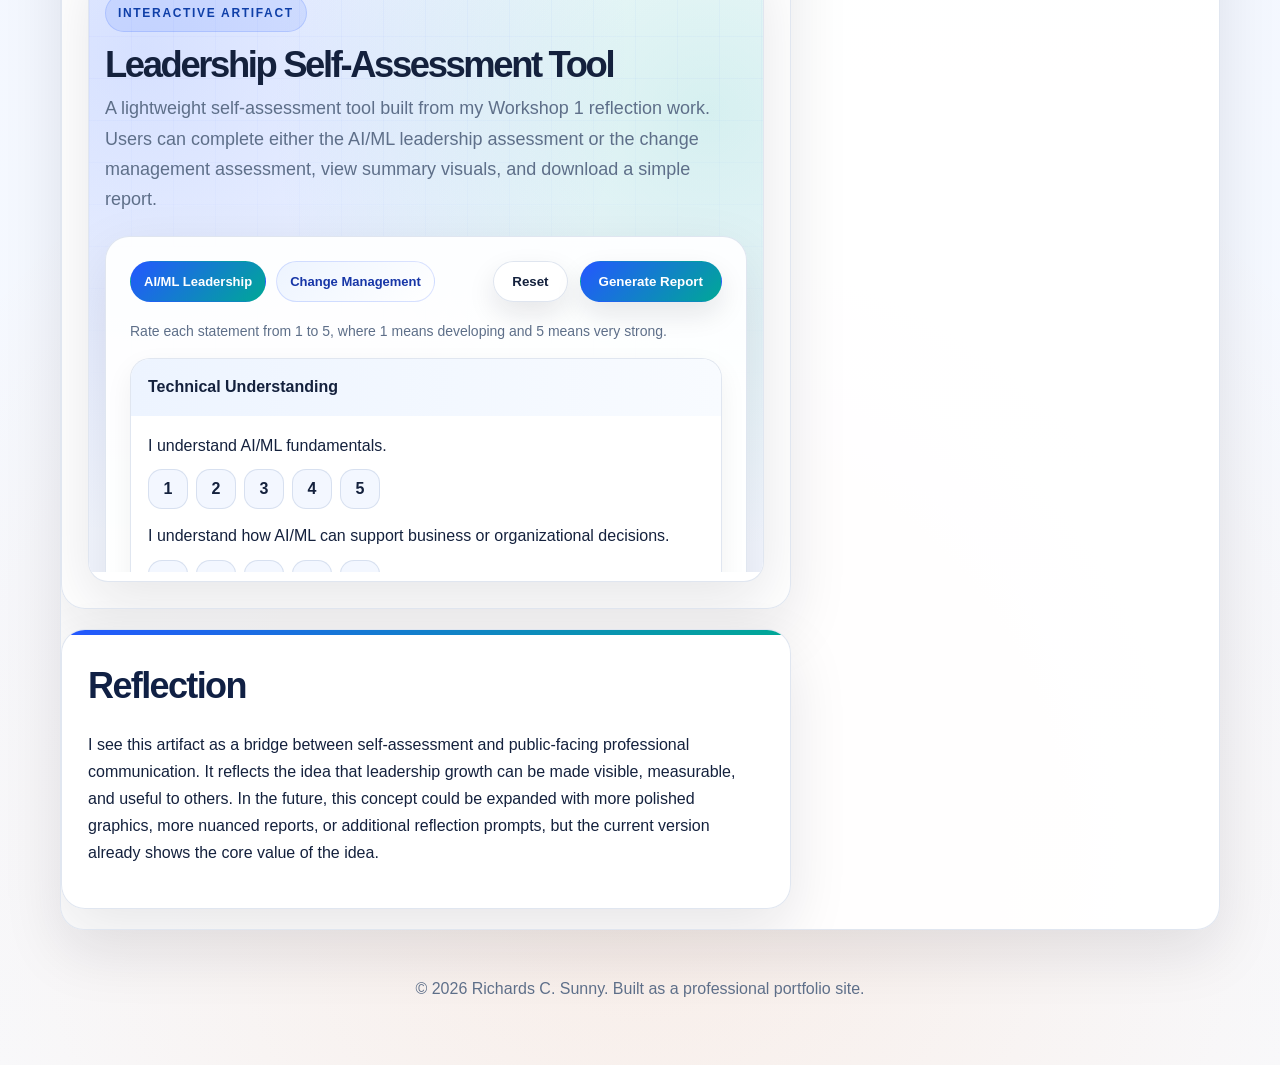
<file: leadership.html>
<!DOCTYPE html><html lang="en"><head><meta charset="UTF-8"><meta name="viewport" content="width=device-width, initial-scale=1.0"><title>Leadership Self-Assessment Tool | Richards C. Sunny</title><link rel="stylesheet" href="styles.css"></head><body>
<header class="site-header"><div class="container nav"><div class="brand"><a href="index.html" style="text-decoration:none;color:inherit;">Richards C. Sunny</a></div><nav><a href="index.html#about">About</a><a href="index.html#artifacts">Artifacts</a><a href="index.html#resume">Resume</a><a href="index.html#contact">Contact</a></nav></div></header>
<main><section class="project-hero container section"><p class="eyebrow">Artifact 7</p><div class="project-hero-grid"><div><h1>Leadership Self-Assessment Tool</h1><p class="lead">An interactive portfolio artifact that translates leadership reflection work into a usable self-assessment experience with visual summaries and downloadable reports.</p><div class="meta-chips"><span class="meta-chip">Interactive Tool Design</span><span class="meta-chip">Leadership Reflection</span><span class="meta-chip">Portfolio Innovation</span></div><div class="hero-actions project-actions"><a class="button primary" href="leadership_tool.html">Open Self-Assessment Tool</a><a class="button" href="index.html#artifacts">Back to Portfolio</a></div></div><aside class="project-summary card"><div class="card-content"><p class="card-label">Project Snapshot</p><h3>Audience</h3><p>Professional viewers interested in reflective leadership, AI/ML maturity, and change-management development.</p><h3>My Role</h3><p>Assessment translator, interface planner, and portfolio artifact designer.</p><h3>Format</h3><p>Single-page web tool for GitHub Pages</p></div></aside></div></section>
<section class="container section project-layout"><article class="project-main"><div class="project-block"><h2>Project Overview</h2><p>This artifact grew out of my Workshop 1 leadership reflection work. Rather than only posting a written reflection, I wanted to turn that experience into something more useful for others: a simple tool that lets a visitor evaluate themselves in AI/ML leadership and change management, view visual results, and download a report.</p><p>This makes the artifact more than a class assignment. It becomes an example of how reflective coursework can be transformed into an audience-facing professional resource.</p></div><div class="project-block two-col"><div><h2>What the Tool Includes</h2><ul><li>Two self-assessment tracks: AI/ML leadership and change management</li><li>1-to-5 rating scale for each statement</li><li>Automatic category averages</li><li>Overall visual score display</li><li>Downloadable report for reflection or follow-up use</li></ul></div><div><h2>Why It Matters</h2><ul><li>Shows initiative beyond a standard written reflection</li><li>Demonstrates audience-oriented design thinking</li><li>Highlights leadership development as an ongoing process</li><li>Adds interactivity to the portfolio instead of static text alone</li></ul></div></div><div class="project-block"><h2>Interactive Tool</h2><p>The live version below is embedded directly into the portfolio so a visitor can try it immediately.</p><div class="artifact-frame"><iframe src="leadership_tool.html" title="Leadership self-assessment tool"></iframe></div></div><div class="project-block"><h2>Reflection</h2><p>I see this artifact as a bridge between self-assessment and public-facing professional communication. It reflects the idea that leadership growth can be made visible, measurable, and useful to others. In the future, this concept could be expanded with more polished graphics, more nuanced reports, or additional reflection prompts, but the current version already shows the core value of the idea.</p></div></article><aside class="project-side"><div class="card side-panel"><div class="card-content"><p class="card-label">Professional Signal</p><p>This artifact signals that I can turn internal learning and reflection into a tool that serves a broader audience, which is valuable in educational, professional, and product-oriented settings.</p></div></div><div class="card side-panel"><div class="card-content"><p class="card-label">Current Scope</p><p>The portfolio version is intentionally lightweight for GitHub Pages, but it already demonstrates concept design, structure, scoring logic, and visual reporting.</p></div></div></aside></section></main><footer class="site-footer"><div class="container"><p>© 2026 Richards C. Sunny. Built as a professional portfolio site.</p></div></footer></body></html>
</file>
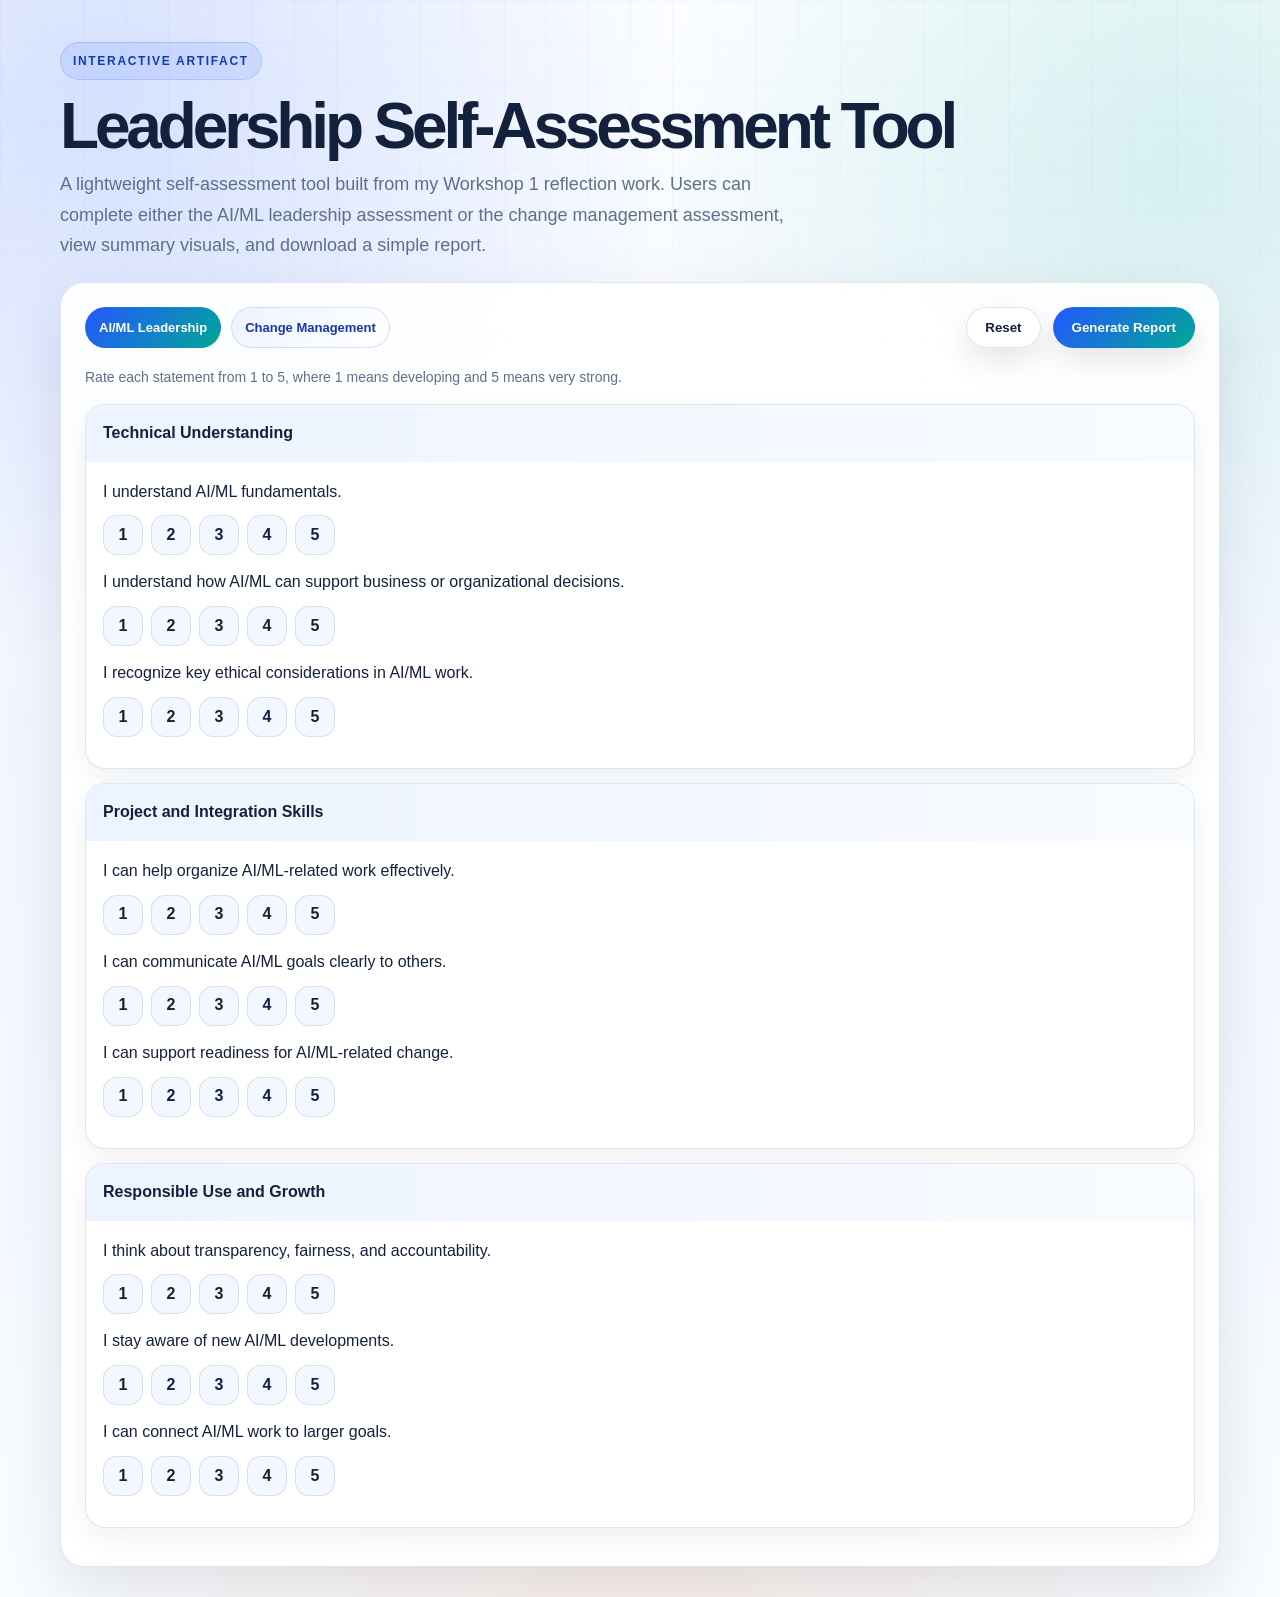
<file: leadership_tool.html>
<!DOCTYPE html><html lang="en"><head><meta charset="UTF-8"><meta name="viewport" content="width=device-width, initial-scale=1.0"><title>Leadership Self-Assessment Tool</title><link rel="stylesheet" href="styles.css"></head><body>
<div class="container section"><p class="eyebrow">Interactive Artifact</p><h1 style="margin-bottom:10px">Leadership Self-Assessment Tool</h1><p class="lead">A lightweight self-assessment tool built from my Workshop 1 reflection work. Users can complete either the AI/ML leadership assessment or the change management assessment, view summary visuals, and download a simple report.</p>
<div class="assessment-shell"><div class="assessment-toolbar"><div class="pill-group" id="tabRow"></div><div class="hero-actions"><button class="button" id="resetBtn" type="button">Reset</button><button class="button primary" id="reportBtn" type="button">Generate Report</button></div></div><p class="small-note">Rate each statement from 1 to 5, where 1 means developing and 5 means very strong.</p><div id="questionRoot"></div><div id="reportArea" style="display:none"><div class="report-grid"><div class="project-block" style="margin-bottom:0"><div class="score-circle" id="scoreCircle"><div class="inner"><div class="big" id="overallVal">0.0</div><div class="small-note">overall / 5</div></div></div></div><div class="project-block" style="margin-bottom:0"><h2 style="font-size:22px">Category averages</h2><div class="bar-stack" id="barStack"></div></div></div><div class="project-block"><h2 style="font-size:22px">Reflection summary</h2><p id="summaryText"></p><div class="hero-actions"><button class="button primary" id="downloadBtn" type="button">Download Report</button></div></div></div></div></div>
<script>
const assessments={aiml:{title:'AI/ML Leadership',categories:[['Technical Understanding',['I understand AI/ML fundamentals.','I understand how AI/ML can support business or organizational decisions.','I recognize key ethical considerations in AI/ML work.']],['Project and Integration Skills',['I can help organize AI/ML-related work effectively.','I can communicate AI/ML goals clearly to others.','I can support readiness for AI/ML-related change.']],['Responsible Use and Growth',['I think about transparency, fairness, and accountability.','I stay aware of new AI/ML developments.','I can connect AI/ML work to larger goals.']]]},change:{title:'Change Management',categories:[['Communication and Leadership',['I communicate change clearly.','I listen actively to others.','I can lead others through uncertainty.']],['Adaptability and Problem-Solving',['I adapt when plans change.','I solve problems thoughtfully under pressure.','I remain resilient during challenges.']],['Learning and Stakeholder Support',['I understand the human side of change.','I keep learning better change practices.','I help build trust and collaboration.']]]}};
let current='aiml';const responses={aiml:{},change:{}};const tabRow=document.getElementById('tabRow'),questionRoot=document.getElementById('questionRoot');
function buildTabs(){tabRow.innerHTML='';for(const key of Object.keys(assessments)){const b=document.createElement('button');b.type='button';b.className='pill'+(key===current?' active':'');b.textContent=assessments[key].title;b.onclick=()=>{current=key;buildTabs();renderQuestions();document.getElementById('reportArea').style.display='none';};tabRow.appendChild(b);}}
function renderQuestions(){questionRoot.innerHTML='';assessments[current].categories.forEach((cat,ci)=>{const wrap=document.createElement('div');wrap.className='qa-card';wrap.innerHTML=`<div class="qa-head">${cat[0]}</div>`;const body=document.createElement('div');body.className='qa-body';cat[1].forEach((q,qi)=>{const id=`${current}-${ci}-${qi}`;const block=document.createElement('div');block.style.marginBottom='14px';block.innerHTML=`<div>${q}</div><div class="scale-row">${[1,2,3,4,5].map(v=>`<label><input type="radio" name="${id}" value="${v}" ${responses[current][id]==v?'checked':''}><span>${v}</span></label>`).join('')}</div>`;body.appendChild(block);block.querySelectorAll('input').forEach(inp=>inp.onchange=()=>responses[current][id]=+inp.value);});wrap.appendChild(body);questionRoot.appendChild(wrap);});}
function calc(){const cats=[];let sum=0,count=0;assessments[current].categories.forEach((cat,ci)=>{let s=0,c=0;cat[1].forEach((q,qi)=>{const v=responses[current][`${current}-${ci}-${qi}`];if(v){s+=v;c++;sum+=v;count++;}});cats.push({name:cat[0],avg:c?s/c:0});});return {overall:count?sum/count:0,cats};}
function summary(overall,cats){const sorted=[...cats].sort((a,b)=>b.avg-a.avg);const strong=sorted[0]?.name||'one area';const grow=sorted[sorted.length-1]?.name||'another area';return `This assessment suggests a ${overall>=4?'strong':overall>=3?'developing but solid':'still emerging'} profile overall. A current strength appears in ${strong}, while ${grow} may be a useful area for continued growth and reflection.`;}
document.getElementById('reportBtn').onclick=()=>{const r=calc();document.getElementById('reportArea').style.display='block';document.getElementById('overallVal').textContent=r.overall.toFixed(1);const deg=(r.overall/5)*360;document.getElementById('scoreCircle').style.background=`conic-gradient(var(--accent) 0deg, #b9cdfd ${deg}deg, #edf2fc ${deg}deg 360deg)`;const stack=document.getElementById('barStack');stack.innerHTML='';r.cats.forEach(c=>{const d=document.createElement('div');d.className='bar-item';d.innerHTML=`<div class="label">${c.name} — ${c.avg.toFixed(1)} / 5</div><div class="bar-rail"><div class="bar-fill" style="width:${(c.avg/5)*100}%"></div></div>`;stack.appendChild(d);});document.getElementById('summaryText').textContent=summary(r.overall,r.cats);};
document.getElementById('resetBtn').onclick=()=>{responses[current]={};renderQuestions();document.getElementById('reportArea').style.display='none';};
document.getElementById('downloadBtn').onclick=()=>{const r=calc();const html=`<!DOCTYPE html><html><head><meta charset="UTF-8"><title>${assessments[current].title} Report</title><style>body{font-family:Arial,sans-serif;margin:40px;color:#1a2640}table{border-collapse:collapse;width:100%;margin-top:16px}td,th{border:1px solid #dfe6f2;padding:10px;text-align:left}th{background:#f5f8fd}</style></head><body><h1>${assessments[current].title} Self-Assessment Report</h1><p><strong>Overall score:</strong> ${r.overall.toFixed(2)} / 5</p><p>${summary(r.overall,r.cats)}</p><table><tr><th>Category</th><th>Average</th></tr>${r.cats.map(c=>`<tr><td>${c.name}</td><td>${c.avg.toFixed(2)}</td></tr>`).join('')}</table></body></html>`;const blob=new Blob([html],{type:'text/html'});const a=document.createElement('a');a.href=URL.createObjectURL(blob);a.download=`${current}-self-assessment-report.html`;a.click();};
buildTabs();renderQuestions();
</script></body></html>
</file>
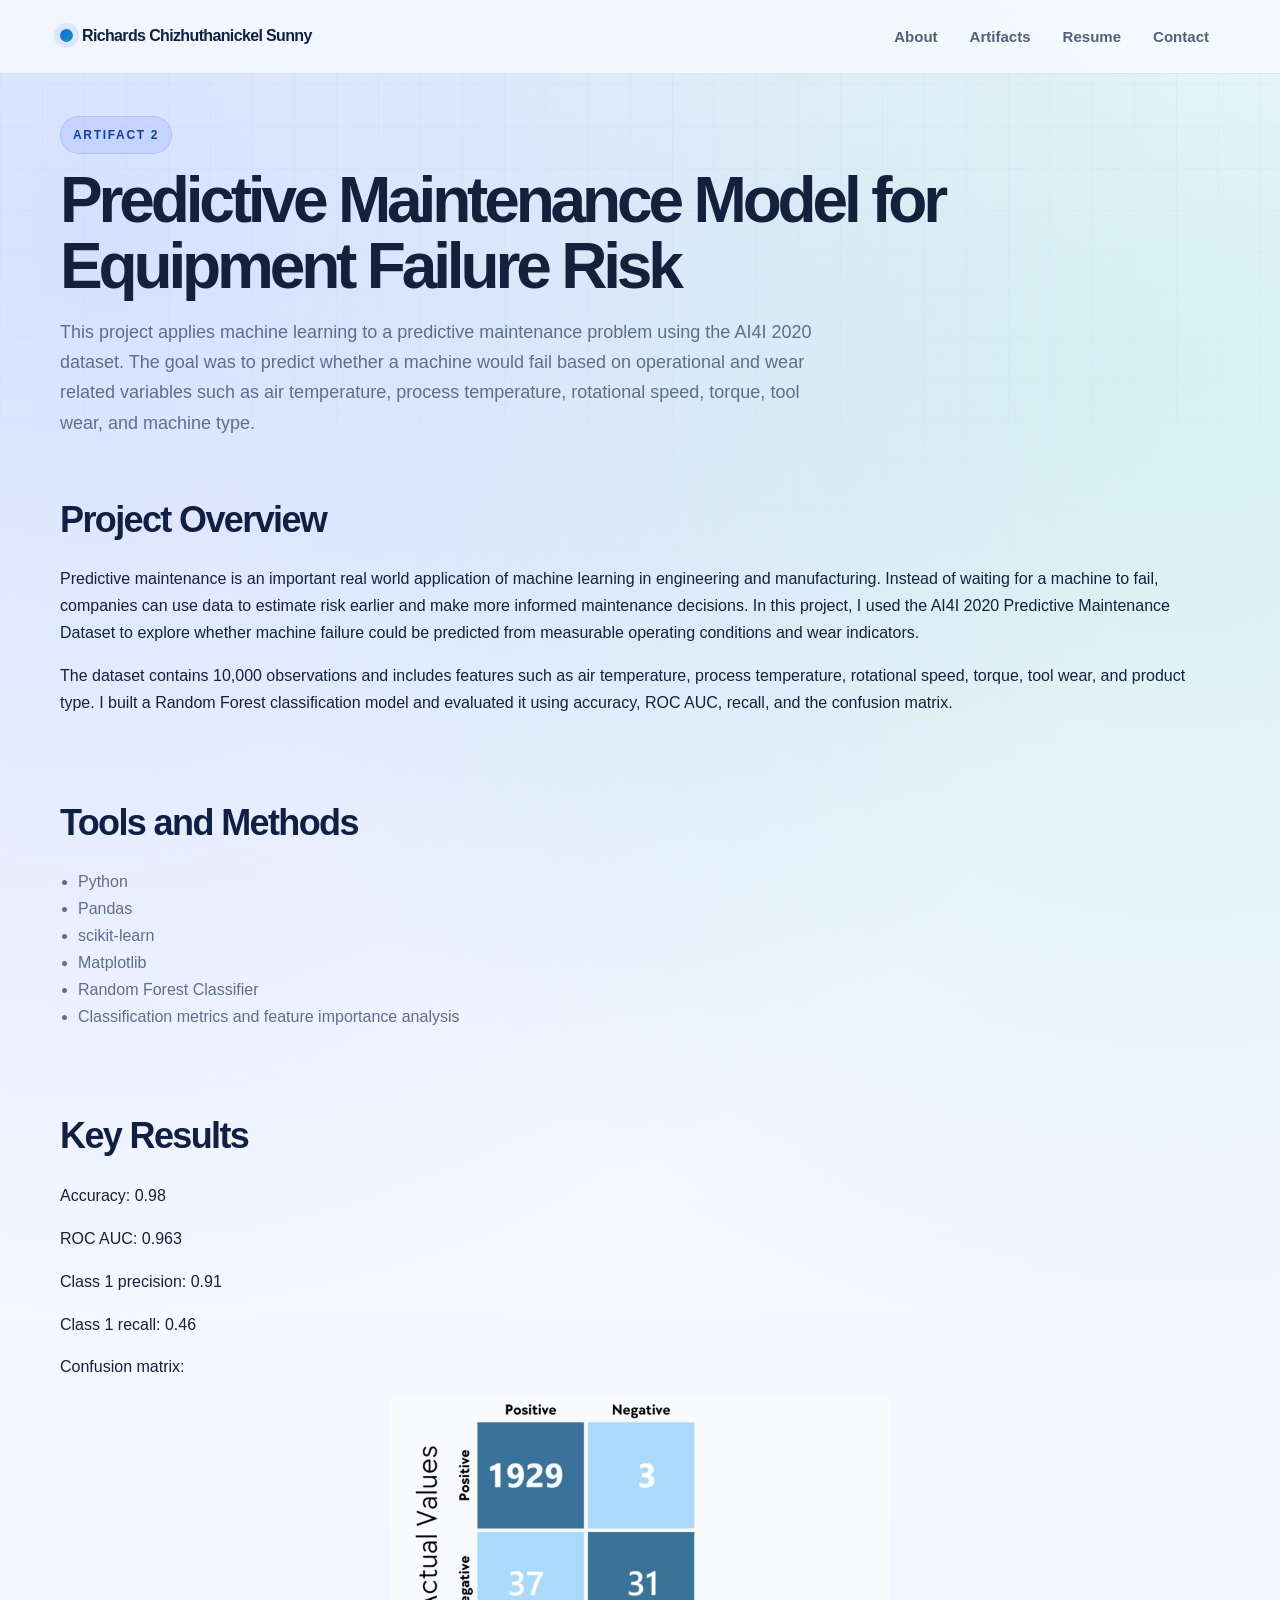
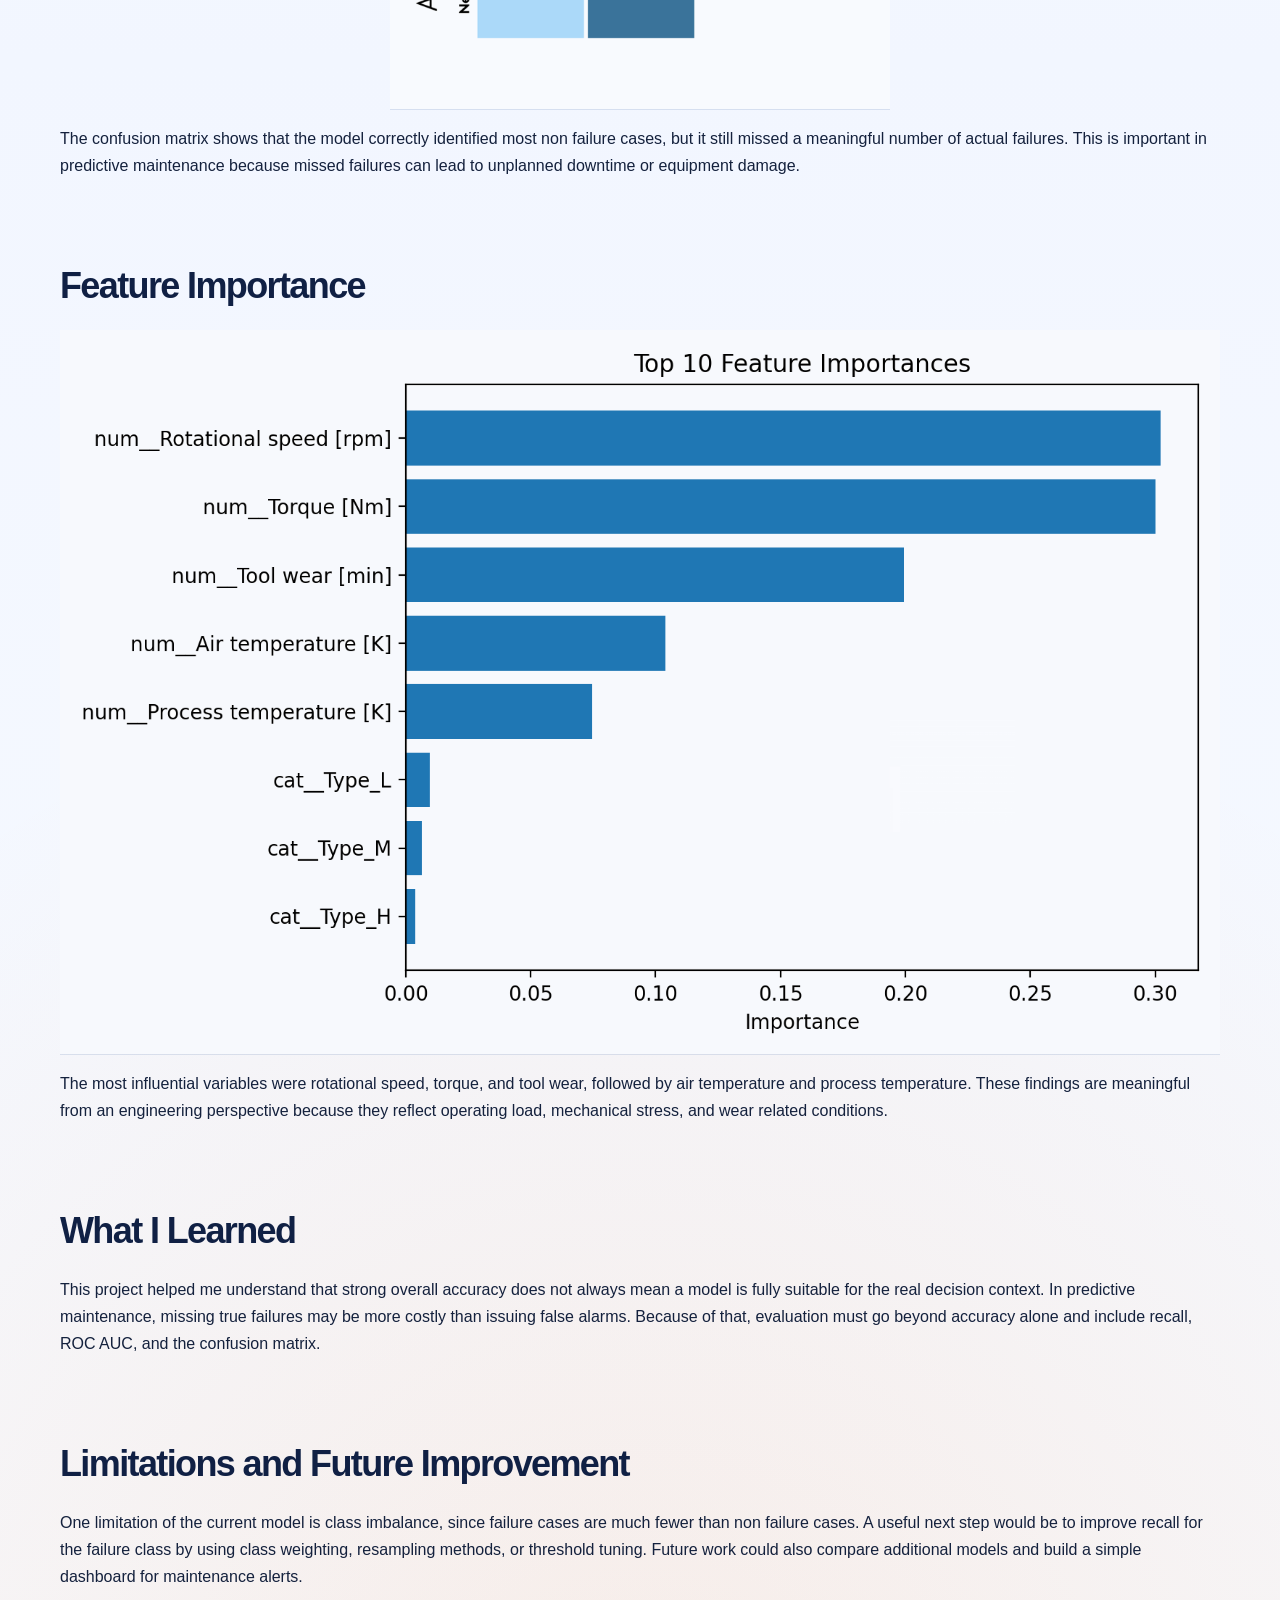
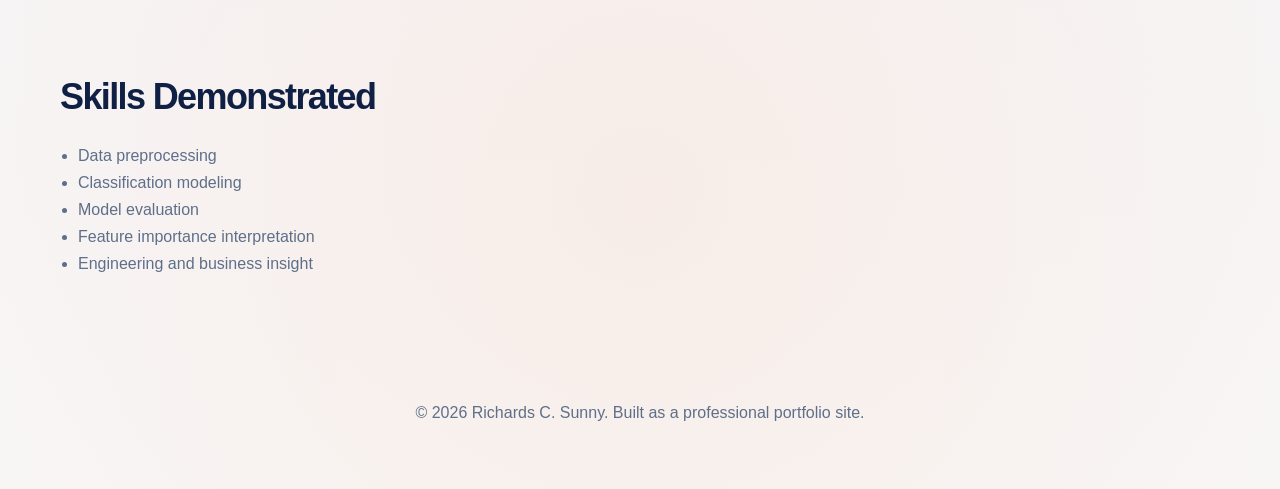
<file: predictive_maintenance.html>
<!DOCTYPE html>
<html lang="en">
<head>
  <meta charset="UTF-8" />
  <meta name="viewport" content="width=device-width, initial-scale=1.0" />
  <title>Predictive Maintenance Model | Richards C. Sunny</title>
  <link rel="stylesheet" href="styles.css" />
</head>
<body>
  <header class="site-header">
    <div class="container nav">
      <div class="brand">Richards Chizhuthanickel Sunny</div>
      <nav>
        <a href="index.html#about">About</a>
        <a href="index.html#artifacts">Artifacts</a>
        <a href="index.html#resume">Resume</a>
        <a href="index.html#contact">Contact</a>
      </nav>
    </div>
  </header>

  <main class="container section">
    <p class="eyebrow">Artifact 2</p>
    <h1>Predictive Maintenance Model for Equipment Failure Risk</h1>
    <p class="lead">
      This project applies machine learning to a predictive maintenance problem using the AI4I 2020 dataset.
      The goal was to predict whether a machine would fail based on operational and wear related variables such as
      air temperature, process temperature, rotational speed, torque, tool wear, and machine type.
    </p>

    <section class="section">
      <h2>Project Overview</h2>
      <p>
        Predictive maintenance is an important real world application of machine learning in engineering and manufacturing.
        Instead of waiting for a machine to fail, companies can use data to estimate risk earlier and make more informed
        maintenance decisions. In this project, I used the AI4I 2020 Predictive Maintenance Dataset to explore whether
        machine failure could be predicted from measurable operating conditions and wear indicators.
      </p>
      <p>
        The dataset contains 10,000 observations and includes features such as air temperature, process temperature,
        rotational speed, torque, tool wear, and product type. I built a Random Forest classification model and evaluated
        it using accuracy, ROC AUC, recall, and the confusion matrix.
      </p>
    </section>

    <section class="section">
      <h2>Tools and Methods</h2>
      <ul>
        <li>Python</li>
        <li>Pandas</li>
        <li>scikit-learn</li>
        <li>Matplotlib</li>
        <li>Random Forest Classifier</li>
        <li>Classification metrics and feature importance analysis</li>
      </ul>
    </section>

<section class="section">
  <h2>Key Results</h2>
  <p>
    Accuracy: 0.98
  </p>
  <p>
    ROC AUC: 0.963
  </p>
  <p>
    Class 1 precision: 0.91
  </p>
  <p>
    Class 1 recall: 0.46
  </p>
  <p>
    Confusion matrix:
  </p>

  <img class="artifact-image" src="assets/ai4i_confusion_matrix.png" alt="Confusion matrix for predictive maintenance model" style="max-width: 500px; width: 70%; display: block; margin: 0 auto;" />

  <p>
    The confusion matrix shows that the model correctly identified most non failure cases, but it still missed a meaningful number of actual failures.
    This is important in predictive maintenance because missed failures can lead to unplanned downtime or equipment damage.
  </p>
</section>

    <section class="section">
      <h2>Feature Importance</h2>
      <img class="artifact-image" src="assets/ai4i_feature_importance.png" alt="Feature importance plot for predictive maintenance model" />
      <p>
        The most influential variables were rotational speed, torque, and tool wear, followed by air temperature and
        process temperature. These findings are meaningful from an engineering perspective because they reflect operating
        load, mechanical stress, and wear related conditions.
      </p>
    </section>

    <section class="section">
      <h2>What I Learned</h2>
      <p>
        This project helped me understand that strong overall accuracy does not always mean a model is fully suitable for
        the real decision context. In predictive maintenance, missing true failures may be more costly than issuing false
        alarms. Because of that, evaluation must go beyond accuracy alone and include recall, ROC AUC, and the confusion matrix.
      </p>
    </section>

    <section class="section">
      <h2>Limitations and Future Improvement</h2>
      <p>
        One limitation of the current model is class imbalance, since failure cases are much fewer than non failure cases.
        A useful next step would be to improve recall for the failure class by using class weighting, resampling methods,
        or threshold tuning. Future work could also compare additional models and build a simple dashboard for maintenance alerts.
      </p>
    </section>

    <section class="section">
      <h2>Skills Demonstrated</h2>
      <ul>
        <li>Data preprocessing</li>
        <li>Classification modeling</li>
        <li>Model evaluation</li>
        <li>Feature importance interpretation</li>
        <li>Engineering and business insight</li>
      </ul>
    </section>
  </main>

  <footer class="site-footer">
    <div class="container">
      <p>© 2026 Richards C. Sunny. Built as a professional portfolio site.</p>
    </div>
  </footer>
</body>
</html>
</file>
<file: autowise-finder/styles.css>
/* AutoWise Finder - GitHub Pages static artifact */

:root {
  --bg: #f5f7fb;
  --card: #ffffff;
  --ink: #172033;
  --muted: #64748b;
  --line: #e2e8f0;
  --brand: #185adb;
  --brand-dark: #0f3fa8;
  --brand-soft: #eaf1ff;
  --accent: #12a594;
  --warning: #f59e0b;
  --danger: #dc2626;
  --success: #16a34a;
  --shadow: 0 18px 50px rgba(15, 23, 42, 0.10);
  --radius: 22px;
}

* {
  box-sizing: border-box;
}

html {
  scroll-behavior: smooth;
}

body {
  margin: 0;
  background: var(--bg);
  color: var(--ink);
  font-family: Inter, ui-sans-serif, system-ui, -apple-system, BlinkMacSystemFont, "Segoe UI", sans-serif;
  line-height: 1.55;
}

a {
  color: inherit;
}

button,
input,
select {
  font: inherit;
}

.hero {
  background:
    radial-gradient(circle at top left, rgba(18, 165, 148, 0.22), transparent 30%),
    linear-gradient(135deg, #07172f 0%, #113b74 50%, #185adb 100%);
  color: #fff;
  padding: 28px clamp(18px, 4vw, 56px) 64px;
}

.nav,
.hero-grid,
main {
  max-width: 1220px;
  margin: 0 auto;
}

.nav {
  display: flex;
  justify-content: space-between;
  align-items: center;
  gap: 16px;
}

.brand {
  display: flex;
  align-items: center;
  gap: 14px;
}

.brand-mark {
  width: 54px;
  height: 54px;
  border-radius: 18px;
  display: grid;
  place-items: center;
  background: rgba(255, 255, 255, 0.16);
  border: 1px solid rgba(255, 255, 255, 0.22);
  font-weight: 800;
  letter-spacing: -0.04em;
}

.eyebrow,
.section-label,
.preview-label {
  margin: 0 0 4px;
  font-size: 0.78rem;
  text-transform: uppercase;
  letter-spacing: 0.12em;
  color: #b7d6ff;
  font-weight: 700;
}

.brand h1 {
  margin: 0;
  font-size: clamp(1.4rem, 2.4vw, 2rem);
  letter-spacing: -0.04em;
}

.nav-actions,
.hero-actions,
.form-actions {
  display: flex;
  gap: 10px;
  flex-wrap: wrap;
}

.btn {
  border: 0;
  border-radius: 999px;
  padding: 11px 18px;
  font-weight: 750;
  text-decoration: none;
  cursor: pointer;
  transition: transform 0.18s ease, box-shadow 0.18s ease, background 0.18s ease;
  display: inline-flex;
  align-items: center;
  justify-content: center;
}

.btn:hover {
  transform: translateY(-1px);
}

.btn-primary {
  background: var(--accent);
  color: #fff;
  box-shadow: 0 12px 26px rgba(18, 165, 148, 0.25);
}

.btn-primary:hover {
  background: #0e8e7f;
}

.btn-secondary {
  background: #fff;
  color: var(--brand-dark);
}

.btn-ghost {
  background: rgba(255, 255, 255, 0.13);
  color: #fff;
  border: 1px solid rgba(255, 255, 255, 0.25);
}

.full {
  width: 100%;
}

.hero-grid {
  display: grid;
  grid-template-columns: 1.45fr 0.75fr;
  gap: 36px;
  align-items: center;
  padding-top: 72px;
}

.tag {
  color: #d7e8ff;
  font-weight: 750;
  margin: 0 0 10px;
}

.hero h2 {
  font-size: clamp(2.4rem, 6vw, 5.2rem);
  line-height: 0.95;
  letter-spacing: -0.07em;
  margin: 0 0 22px;
  max-width: 820px;
}

.lead {
  font-size: clamp(1rem, 2vw, 1.25rem);
  color: #dceafe;
  max-width: 760px;
  margin-bottom: 28px;
}

.score-preview {
  background: rgba(255, 255, 255, 0.14);
  border: 1px solid rgba(255, 255, 255, 0.22);
  border-radius: var(--radius);
  padding: 26px;
  backdrop-filter: blur(12px);
}

.ring {
  width: 168px;
  height: 168px;
  border-radius: 50%;
  display: grid;
  place-items: center;
  margin: 18px auto;
  background:
    radial-gradient(circle at center, #143865 0 52%, transparent 53%),
    conic-gradient(var(--accent) 0 84%, rgba(255, 255, 255, 0.20) 84% 100%);
}

.ring span {
  font-size: 2.8rem;
  font-weight: 850;
  letter-spacing: -0.06em;
}

.ring small {
  display: block;
  color: #dceafe;
  margin-top: -34px;
}

.score-preview ul {
  margin: 0;
  padding-left: 20px;
  color: #e7f1ff;
}

main {
  padding: 34px clamp(16px, 4vw, 36px) 60px;
}

.panel {
  background: var(--card);
  border: 1px solid var(--line);
  border-radius: var(--radius);
  box-shadow: var(--shadow);
  padding: clamp(18px, 3vw, 28px);
  margin-bottom: 24px;
}

.intro-panel {
  display: grid;
  grid-template-columns: 1.2fr 0.8fr;
  gap: 24px;
  align-items: center;
  margin-top: -64px;
  position: relative;
}

.section-label {
  color: var(--brand);
}

.panel h2 {
  margin: 0 0 10px;
  font-size: clamp(1.45rem, 3vw, 2.1rem);
  letter-spacing: -0.04em;
}

.panel p {
  color: var(--muted);
}

.mini-cards {
  display: grid;
  gap: 12px;
}

.mini-card {
  padding: 16px;
  border-radius: 18px;
  background: var(--brand-soft);
  display: flex;
  justify-content: space-between;
  gap: 14px;
}

.mini-card span {
  color: var(--muted);
  text-align: right;
}

.layout {
  display: grid;
  grid-template-columns: 380px 1fr;
  gap: 24px;
  align-items: start;
}

.form-panel {
  position: sticky;
  top: 18px;
}

.form-row {
  margin-bottom: 15px;
}

.form-row.two,
.form-row.four {
  display: grid;
  gap: 12px;
}

.form-row.two {
  grid-template-columns: repeat(2, 1fr);
}

.form-row.four {
  grid-template-columns: repeat(4, 1fr);
}

label {
  display: block;
  font-size: 0.88rem;
  font-weight: 750;
  margin-bottom: 6px;
  color: #334155;
}

input,
select {
  width: 100%;
  border: 1px solid var(--line);
  border-radius: 14px;
  padding: 11px 12px;
  background: #fff;
  color: var(--ink);
  outline: none;
}

input:focus,
select:focus {
  border-color: var(--brand);
  box-shadow: 0 0 0 4px var(--brand-soft);
}

.slider-group {
  margin: 18px 0;
}

input[type="range"] {
  padding: 0;
  accent-color: var(--brand);
}

.results-header {
  display: flex;
  justify-content: space-between;
  gap: 16px;
  align-items: center;
  margin-bottom: 16px;
}

.sort-filter {
  min-width: 220px;
}

.summary-cards {
  display: grid;
  grid-template-columns: repeat(4, 1fr);
  gap: 10px;
  margin-bottom: 18px;
}

.summary-card {
  border: 1px solid var(--line);
  background: #f8fafc;
  border-radius: 18px;
  padding: 14px;
}

.summary-card strong {
  display: block;
  font-size: 1.55rem;
  letter-spacing: -0.05em;
}

.summary-card span {
  color: var(--muted);
  font-size: 0.88rem;
}

.results {
  display: grid;
  gap: 16px;
}

.car-card {
  border: 1px solid var(--line);
  border-radius: 20px;
  padding: 18px;
  display: grid;
  grid-template-columns: 92px 1fr;
  gap: 16px;
  background: #fff;
}

.rank-score {
  text-align: center;
}

.rank {
  width: 52px;
  height: 52px;
  margin: 0 auto 10px;
  border-radius: 16px;
  background: var(--brand-soft);
  color: var(--brand-dark);
  display: grid;
  place-items: center;
  font-weight: 850;
  font-size: 1.1rem;
}

.score {
  font-size: 1.75rem;
  font-weight: 850;
  letter-spacing: -0.06em;
}

.score small {
  font-size: 0.75rem;
  color: var(--muted);
  display: block;
  letter-spacing: 0;
}

.car-main h3 {
  margin: 0 0 6px;
  font-size: 1.2rem;
}

.meta {
  color: var(--muted);
  margin-bottom: 12px;
}

.badges {
  display: flex;
  flex-wrap: wrap;
  gap: 7px;
  margin: 10px 0;
}

.badge {
  border-radius: 999px;
  padding: 6px 10px;
  background: #f1f5f9;
  color: #334155;
  font-size: 0.78rem;
  font-weight: 750;
}

.badge.good {
  background: #dcfce7;
  color: #166534;
}

.badge.warn {
  background: #fef3c7;
  color: #92400e;
}

.badge.danger {
  background: #fee2e2;
  color: #991b1b;
}

.reason {
  color: var(--muted);
  margin: 12px 0;
}

.metrics {
  display: grid;
  grid-template-columns: repeat(5, 1fr);
  gap: 8px;
  margin-top: 12px;
}

.metric {
  background: #f8fafc;
  border-radius: 14px;
  padding: 10px;
}

.metric strong {
  display: block;
  font-size: 0.95rem;
}

.metric span {
  color: var(--muted);
  font-size: 0.78rem;
}

.card-actions {
  display: flex;
  gap: 10px;
  flex-wrap: wrap;
  margin-top: 14px;
}

.card-actions a,
.small-btn {
  border-radius: 999px;
  padding: 8px 12px;
  background: var(--brand-soft);
  color: var(--brand-dark);
  font-weight: 750;
  font-size: 0.85rem;
  text-decoration: none;
  border: 0;
  cursor: pointer;
}

.link-grid {
  display: grid;
  grid-template-columns: repeat(3, 1fr);
  gap: 11px;
}

.link-grid a {
  padding: 14px;
  border-radius: 16px;
  background: var(--brand-soft);
  color: var(--brand-dark);
  text-decoration: none;
  font-weight: 800;
  text-align: center;
}

.muted {
  color: var(--muted);
}

.method-grid {
  display: grid;
  grid-template-columns: 1fr 1fr;
  gap: 24px;
}

.check-list {
  padding-left: 0;
  list-style: none;
}

.check-list li {
  padding: 8px 0 8px 30px;
  position: relative;
}

.check-list li::before {
  content: "✓";
  position: absolute;
  left: 0;
  width: 20px;
  height: 20px;
  border-radius: 50%;
  background: #dcfce7;
  color: #166534;
  display: inline-grid;
  place-items: center;
  font-size: 0.75rem;
  font-weight: 900;
}

footer {
  text-align: center;
  padding: 28px 18px 42px;
  color: var(--muted);
}

@media (max-width: 1050px) {
  .hero-grid,
  .intro-panel,
  .layout,
  .method-grid {
    grid-template-columns: 1fr;
  }

  .form-panel {
    position: static;
  }

  .summary-cards {
    grid-template-columns: repeat(2, 1fr);
  }

  .link-grid {
    grid-template-columns: repeat(2, 1fr);
  }
}

@media (max-width: 720px) {
  .nav,
  .results-header {
    align-items: flex-start;
    flex-direction: column;
  }

  .hero {
    padding-bottom: 44px;
  }

  .hero-grid {
    padding-top: 46px;
  }

  .form-row.two,
  .form-row.four,
  .summary-cards,
  .metrics,
  .link-grid {
    grid-template-columns: 1fr;
  }

  .car-card {
    grid-template-columns: 1fr;
  }

  .rank-score {
    display: flex;
    align-items: center;
    gap: 12px;
    text-align: left;
  }

  .rank {
    margin: 0;
  }
}

@media print {
  .hero,
  .form-panel,
  .link-grid,
  .custom-form,
  footer,
  #methodology,
  .nav-actions,
  .card-actions {
    display: none !important;
  }

  body {
    background: #fff;
  }

  main {
    padding: 0;
  }

  .panel {
    box-shadow: none;
    border: 0;
  }

  .layout {
    display: block;
  }
}
</file>
<file: styles.css>
/* ==========================================================================
   Richards C. Sunny Portfolio - Enhanced Colorful Theme
   Drop-in replacement for the current stylesheet.
   Works with the existing class names in your portfolio and project pages.
   ========================================================================== */

:root {
  --bg: #f7f9ff;
  --surface: rgba(255, 255, 255, 0.92);
  --surface-2: #f3f7ff;
  --surface-3: #eef6ff;
  --text: #14213d;
  --muted: #5e6f89;
  --line: rgba(127, 151, 190, 0.24);

  --accent: #2457ff;
  --accent-dark: #1736a7;
  --accent-2: #00a896;
  --accent-3: #f97316;
  --accent-4: #7c3aed;
  --accent-5: #dc2626;
  --accent-6: #0ea5e9;
  --accent-7: #16a34a;

  --warm: #fff7ed;
  --blue-soft: #edf4ff;
  --green-soft: #ecfdf5;
  --orange-soft: #fff7ed;
  --purple-soft: #f5f3ff;
  --rose-soft: #fff1f2;
  --cyan-soft: #ecfeff;

  --shadow: 0 22px 60px rgba(15, 23, 42, 0.10);
  --shadow-hover: 0 30px 80px rgba(15, 23, 42, 0.16);
  --radius: 24px;
  --max: 1160px;
}

* { box-sizing: border-box; }

html { scroll-behavior: smooth; }

body {
  margin: 0;
  font-family: Inter, "Segoe UI", Roboto, Arial, sans-serif;
  color: var(--text);
  line-height: 1.68;
  background:
    radial-gradient(circle at 8% 6%, rgba(36, 87, 255, 0.17), transparent 30%),
    radial-gradient(circle at 92% 10%, rgba(0, 168, 150, 0.14), transparent 28%),
    radial-gradient(circle at 50% 92%, rgba(249, 115, 22, 0.10), transparent 34%),
    linear-gradient(180deg, #fbfdff 0%, #f2f6ff 45%, #f8fbff 100%);
  min-height: 100vh;
}

body::before {
  content: "";
  position: fixed;
  inset: 0;
  pointer-events: none;
  background-image:
    linear-gradient(rgba(36, 87, 255, 0.035) 1px, transparent 1px),
    linear-gradient(90deg, rgba(36, 87, 255, 0.035) 1px, transparent 1px);
  background-size: 42px 42px;
  mask-image: linear-gradient(180deg, black, transparent 78%);
  z-index: -1;
}

a {
  color: var(--accent);
  text-decoration: none;
  font-weight: 700;
}

a:hover { text-decoration: none; color: var(--accent-dark); }

.container {
  width: min(var(--max), calc(100% - 32px));
  margin: 0 auto;
}

/* Header / Navigation */

.site-header {
  position: sticky;
  top: 0;
  background: rgba(248, 251, 255, 0.78);
  backdrop-filter: blur(18px);
  border-bottom: 1px solid rgba(127, 151, 190, 0.22);
  z-index: 10;
}

.nav {
  display: flex;
  justify-content: space-between;
  align-items: center;
  padding: 16px 0;
  gap: 16px;
}

.brand {
  font-weight: 900;
  letter-spacing: -0.04em;
  color: #102044;
  position: relative;
}

.brand::before {
  content: "";
  display: inline-block;
  width: 13px;
  height: 13px;
  margin-right: 9px;
  border-radius: 50%;
  background: linear-gradient(135deg, var(--accent), var(--accent-2));
  box-shadow: 0 0 0 6px rgba(36, 87, 255, 0.10);
  vertical-align: -1px;
}

nav {
  display: flex;
  gap: 10px;
  flex-wrap: wrap;
  align-items: center;
}

nav a {
  color: #516179;
  font-weight: 800;
  font-size: 0.94rem;
  padding: 8px 11px;
  border-radius: 999px;
  transition: 0.18s ease;
}

nav a:hover {
  color: var(--accent-dark);
  background: rgba(36, 87, 255, 0.09);
}

/* Hero */

.hero {
  display: grid;
  grid-template-columns: 1.35fr 0.8fr;
  gap: 40px;
  align-items: center;
  padding: 58px 0 34px;
}

.hero-wrap .hero,
.hero.hero-card {
  padding: clamp(30px, 5vw, 54px);
  border-radius: 34px;
  overflow: hidden;
  position: relative;
  box-shadow: 0 28px 80px rgba(36, 87, 255, 0.20);
  background:
    radial-gradient(circle at top left, rgba(255,255,255,0.28), transparent 25%),
    radial-gradient(circle at bottom right, rgba(0,168,150,0.22), transparent 30%),
    linear-gradient(135deg, #1736a7 0%, #2457ff 46%, #00a896 100%);
  color: #fff;
}

.hero-wrap .hero::after,
.hero.hero-card::after {
  content: "";
  position: absolute;
  right: -70px;
  bottom: -100px;
  width: 300px;
  height: 300px;
  border-radius: 50%;
  background: rgba(255,255,255,0.12);
}

.hero-grid {
  display: grid;
  grid-template-columns: 1.35fr 0.75fr;
  gap: 32px;
  align-items: center;
  position: relative;
  z-index: 1;
}

.eyebrow {
  display: inline-flex;
  align-items: center;
  gap: 8px;
  color: #0f3fa8;
  background: rgba(36, 87, 255, 0.10);
  border: 1px solid rgba(36, 87, 255, 0.16);
  border-radius: 999px;
  text-transform: uppercase;
  font-size: 12px;
  letter-spacing: 0.14em;
  font-weight: 900;
  margin-bottom: 14px;
  padding: 8px 12px;
}

.hero .eyebrow {
  color: rgba(255,255,255,0.96);
  background: rgba(255,255,255,0.13);
  border-color: rgba(255,255,255,0.24);
}

h1 {
  font-size: clamp(36px, 5.4vw, 64px);
  line-height: 1.02;
  margin: 0 0 18px;
  letter-spacing: -0.065em;
}

.hero p,
.hero .lead {
  color: rgba(255,255,255,0.93);
}

.lead {
  font-size: 18px;
  color: var(--muted);
  margin: 0 0 22px;
  max-width: 760px;
}

.hero-actions,
.card-actions,
.artifact-actions,
.project-actions {
  display: flex;
  gap: 12px;
  flex-wrap: wrap;
}

.button,
.artifact-actions a {
  display: inline-flex;
  align-items: center;
  justify-content: center;
  text-decoration: none;
  padding: 12px 18px;
  border-radius: 999px;
  border: 1px solid rgba(127,151,190,0.25);
  color: var(--text);
  background: rgba(255,255,255,0.88);
  font-weight: 900;
  box-shadow: 0 12px 28px rgba(15,23,42,0.10);
  transition: transform 0.18s ease, box-shadow 0.18s ease, background 0.18s ease;
}

.button.primary {
  background: linear-gradient(135deg, var(--accent), var(--accent-2));
  color: #fff;
  border-color: transparent;
}

.hero .button {
  color: #fff;
  background: rgba(255,255,255,0.13);
  border-color: rgba(255,255,255,0.25);
}

.hero .button.primary {
  background: #fff;
  color: var(--accent-dark);
}

.button.primary:hover {
  background: linear-gradient(135deg, var(--accent-dark), #00897d);
}

.button:hover,
.artifact-actions a:hover {
  transform: translateY(-2px);
  box-shadow: var(--shadow-hover);
}

.hero-photo {
  display: flex;
  justify-content: center;
}

.hero-photo img {
  width: 100%;
  max-width: 360px;
  border-radius: 30px;
  display: block;
  margin-left: auto;
  box-shadow: 0 26px 70px rgba(15, 23, 42, 0.24);
  border: 6px solid rgba(255,255,255,0.28);
  background: #e8eef8;
}

/* Sections */

.section {
  padding: 30px 0;
}

section.container.section,
.project-block,
.assessment-shell,
.card,
.contact-card {
  background: var(--surface);
  border: 1px solid var(--line);
  border-radius: var(--radius);
  box-shadow: var(--shadow);
}

section.container.section {
  padding: 0;
  margin-top: 26px;
  overflow: hidden;
}

.section-head {
  padding: 26px 28px 12px;
  background:
    linear-gradient(90deg, rgba(36,87,255,0.08), transparent 70%);
}

.section-body {
  padding: 0 28px 28px;
}

.section h2,
.section-head h2,
.project-block h2 {
  font-size: clamp(27px, 3vw, 36px);
  margin: 0 0 14px;
  letter-spacing: -0.045em;
  color: #102044;
}

.card {
  overflow: hidden;
  transition: transform 0.2s ease, box-shadow 0.2s ease, border-color 0.2s ease;
}

.card:hover,
.contact-card:hover,
.artifact-link:hover {
  transform: translateY(-4px);
  box-shadow: var(--shadow-hover);
  border-color: rgba(36,87,255,0.24);
}

.card-content {
  padding: 24px;
}

.card-label {
  display: inline-flex;
  margin: 0 0 8px;
  color: var(--accent-dark);
  font-weight: 900;
  font-size: 12px;
  text-transform: uppercase;
  letter-spacing: 0.11em;
  background: rgba(36,87,255,0.10);
  border-radius: 999px;
  padding: 6px 10px;
}

.card h3 {
  margin: 0 0 8px;
  font-size: 24px;
  letter-spacing: -0.035em;
}

.card-subtitle {
  margin: 0 0 12px;
  color: var(--muted);
  font-weight: 700;
}

.artifact-image {
  width: 100%;
  aspect-ratio: 16 / 10;
  object-fit: cover;
  display: block;
  border-bottom: 1px solid var(--line);
}

/* Portfolio summary grids */

.cards,
.mini-grid,
.info-grid,
.contact-grid,
.artifact-grid,
.project-block.two-col,
.two-col,
.gallery,
.report-grid {
  display: grid;
  gap: 20px;
}

.cards {
  grid-template-columns: repeat(3, 1fr);
}

.mini-grid {
  grid-template-columns: repeat(3, minmax(0,1fr));
}

.info-grid {
  grid-template-columns: 1.1fr 0.9fr;
}

.contact-grid {
  grid-template-columns: repeat(3, 1fr);
}

.card,
.contact-card {
  position: relative;
}

.card::before,
.contact-card::before,
.project-block::before {
  content: "";
  position: absolute;
  inset: 0 0 auto 0;
  height: 5px;
  background: linear-gradient(90deg, var(--accent), var(--accent-2));
  border-radius: var(--radius) var(--radius) 0 0;
}

.card:nth-child(1)::before { background: linear-gradient(90deg, #2457ff, #00a896); }
.card:nth-child(2)::before { background: linear-gradient(90deg, #7c3aed, #0ea5e9); }
.card:nth-child(3)::before { background: linear-gradient(90deg, #f97316, #dc2626); }
.card:nth-child(4)::before { background: linear-gradient(90deg, #16a34a, #0ea5e9); }
.card:nth-child(5)::before { background: linear-gradient(90deg, #db2777, #f97316); }
.card:nth-child(6)::before { background: linear-gradient(90deg, #0891b2, #4f46e5); }
.card:nth-child(7)::before { background: linear-gradient(90deg, #65a30d, #16a34a); }

/* Artifact navigation from your main index */

.artifact-nav {
  display: grid;
  grid-template-columns: repeat(auto-fit, minmax(190px, 1fr));
  gap: 14px;
  margin-top: 16px;
}

.artifact-link {
  display: block;
  position: relative;
  padding: 20px;
  border-radius: 22px;
  color: var(--text);
  text-decoration: none;
  overflow: hidden;
  border: 1px solid var(--line);
  box-shadow: 0 10px 28px rgba(15,23,42,0.07);
  transition: transform 0.18s ease, box-shadow 0.18s ease;
}

.artifact-link:nth-child(1) { background: linear-gradient(135deg, #eef4ff, #ffffff); }
.artifact-link:nth-child(2) { background: linear-gradient(135deg, #ecfdf5, #ffffff); }
.artifact-link:nth-child(3) { background: linear-gradient(135deg, #fff7ed, #ffffff); }
.artifact-link:nth-child(4) { background: linear-gradient(135deg, #f5f3ff, #ffffff); }
.artifact-link:nth-child(5) { background: linear-gradient(135deg, #ecfeff, #ffffff); }
.artifact-link:nth-child(6) { background: linear-gradient(135deg, #fff1f2, #ffffff); }
.artifact-link:nth-child(7) { background: linear-gradient(135deg, #f0fdf4, #ffffff); }

.artifact-link::after {
  content: "";
  position: absolute;
  right: -30px;
  top: -30px;
  width: 110px;
  height: 110px;
  border-radius: 50%;
  opacity: 0.16;
}

.artifact-link:nth-child(1)::after { background: #2457ff; }
.artifact-link:nth-child(2)::after { background: #16a34a; }
.artifact-link:nth-child(3)::after { background: #f97316; }
.artifact-link:nth-child(4)::after { background: #7c3aed; }
.artifact-link:nth-child(5)::after { background: #0891b2; }
.artifact-link:nth-child(6)::after { background: #dc2626; }
.artifact-link:nth-child(7)::after { background: #65a30d; }

.artifact-link .num,
.artifact-label {
  display: inline-block;
  padding: 7px 12px;
  border-radius: 999px;
  background: rgba(36,87,255,0.11);
  color: var(--accent-dark);
  font-size: 0.78rem;
  font-weight: 950;
  margin-bottom: 10px;
}

.artifact-link strong {
  display: block;
  margin-bottom: 6px;
  font-size: 1.02rem;
  letter-spacing: -0.02em;
}

.artifact-link span:not(.num) {
  color: var(--muted);
  font-weight: 650;
}

.artifact {
  margin-top: 26px;
  border-top: 1px solid var(--line);
  padding-top: 26px;
}

.artifact:first-of-type {
  border-top: none;
  padding-top: 0;
}

.artifact-header {
  display: grid;
  grid-template-columns: 1fr auto;
  gap: 18px;
  align-items: start;
  margin-bottom: 12px;
}

.artifact h3 {
  margin: 0;
  font-size: clamp(24px, 3vw, 34px);
  letter-spacing: -0.045em;
  color: #102044;
}

.artifact-sub {
  color: var(--muted);
  margin-top: 6px;
  font-weight: 650;
}

.artifact-grid {
  grid-template-columns: repeat(2, minmax(0,1fr));
  margin-top: 18px;
}

.artifact-block {
  position: relative;
  background: rgba(255,255,255,0.72);
  border: 1px solid var(--line);
  border-radius: 22px;
  padding: 20px;
  overflow: hidden;
}

.artifact-block::before {
  content: "";
  position: absolute;
  inset: 0 auto 0 0;
  width: 5px;
  background: linear-gradient(180deg, var(--accent), var(--accent-2));
}

.artifact:nth-of-type(1) .artifact-label,
.artifact:nth-of-type(1) .artifact-block::before { background: linear-gradient(180deg, #2457ff, #00a896); color: #fff; }
.artifact:nth-of-type(2) .artifact-label,
.artifact:nth-of-type(2) .artifact-block::before { background: linear-gradient(180deg, #16a34a, #0ea5e9); color: #fff; }
.artifact:nth-of-type(3) .artifact-label,
.artifact:nth-of-type(3) .artifact-block::before { background: linear-gradient(180deg, #f97316, #dc2626); color: #fff; }
.artifact:nth-of-type(4) .artifact-label,
.artifact:nth-of-type(4) .artifact-block::before { background: linear-gradient(180deg, #7c3aed, #db2777); color: #fff; }
.artifact:nth-of-type(5) .artifact-label,
.artifact:nth-of-type(5) .artifact-block::before { background: linear-gradient(180deg, #0891b2, #2457ff); color: #fff; }

.artifact-block h4 {
  margin: 0 0 8px;
  font-size: 1rem;
  color: #183354;
}

.artifact-block p,
.artifact-block li {
  margin: 0;
  color: #334d68;
  font-size: 0.98rem;
}

.reference-list,
ul {
  padding-left: 18px;
  color: var(--muted);
}

.reference-list li {
  margin-bottom: 6px;
}

/* Project pages */

.project-hero-grid {
  display: grid;
  grid-template-columns: 1.3fr 0.8fr;
  gap: 26px;
  align-items: start;
}

.project-summary h3 {
  margin: 14px 0 4px;
  font-size: 18px;
}

.meta-chips {
  display: flex;
  flex-wrap: wrap;
  gap: 10px;
  margin: 18px 0 22px;
}

.meta-chip,
.pill {
  display: inline-flex;
  align-items: center;
  padding: 9px 13px;
  border-radius: 999px;
  background: linear-gradient(135deg, #edf4ff, #ffffff);
  border: 1px solid rgba(36,87,255,0.17);
  color: var(--accent-dark);
  font-weight: 850;
  font-size: 13px;
}

.project-layout {
  display: grid;
  grid-template-columns: 1.3fr 0.72fr;
  gap: 24px;
  align-items: start;
}

.project-main,
.project-side {
  min-width: 0;
}

.project-block {
  position: relative;
  padding: 26px;
  margin-bottom: 20px;
  overflow: hidden;
}

.project-block.two-col,
.two-col {
  grid-template-columns: 1fr 1fr;
}

.steps {
  display: grid;
  gap: 12px;
}

.step {
  padding: 15px 17px;
  background: linear-gradient(135deg, var(--surface-2), #ffffff);
  border-radius: 18px;
  border: 1px solid var(--line);
}

.side-panel {
  position: sticky;
  top: 88px;
  margin-bottom: 16px;
}

.gallery {
  grid-template-columns: 1.1fr 0.9fr;
}

.gallery img {
  width: 100%;
  display: block;
  border-radius: 20px;
  border: 1px solid var(--line);
  box-shadow: var(--shadow);
}

.callout {
  background: linear-gradient(135deg, #edf4ff, #f0fdf4);
  border-left: 5px solid var(--accent);
  padding: 16px 18px;
  border-radius: 16px;
  color: #24405f;
}

.artifact-frame {
  width: 100%;
  min-height: 620px;
  border: 1px solid var(--line);
  border-radius: 20px;
  overflow: hidden;
  background: #fff;
  box-shadow: var(--shadow);
}

.artifact-frame iframe {
  width: 100%;
  min-height: 620px;
  border: 0;
}

.info-list {
  display: grid;
  gap: 12px;
}

.info-list div {
  background: linear-gradient(135deg, var(--surface-2), #ffffff);
  border: 1px solid var(--line);
  border-radius: 16px;
  padding: 15px 17px;
}

/* Leadership assessment */

.assessment-shell {
  padding: 24px;
}

.assessment-toolbar {
  display: flex;
  justify-content: space-between;
  gap: 12px;
  flex-wrap: wrap;
  margin-bottom: 18px;
}

.pill-group {
  display: flex;
  gap: 10px;
  flex-wrap: wrap;
}

.pill {
  cursor: pointer;
}

.pill.active {
  background: linear-gradient(135deg, var(--accent), var(--accent-2));
  color: #fff;
  border-color: transparent;
}

.qa-card {
  border: 1px solid var(--line);
  border-radius: 20px;
  overflow: hidden;
  margin-bottom: 14px;
  background: #fff;
  box-shadow: 0 10px 28px rgba(15,23,42,0.06);
}

.qa-head {
  background: linear-gradient(90deg, #edf4ff, #f8fbff);
  padding: 15px 17px;
  font-weight: 900;
}

.qa-body {
  padding: 17px;
}

.scale-row {
  display: flex;
  gap: 8px;
  flex-wrap: wrap;
  margin-top: 10px;
}

.scale-row label {
  cursor: pointer;
}

.scale-row input {
  display: none;
}

.scale-row span {
  display: inline-flex;
  width: 40px;
  height: 40px;
  align-items: center;
  justify-content: center;
  border-radius: 14px;
  border: 1px solid var(--line);
  background: var(--surface-2);
  font-weight: 900;
  transition: 0.16s ease;
}

.scale-row input:checked + span {
  background: linear-gradient(135deg, var(--accent), var(--accent-2));
  color: #fff;
  border-color: transparent;
  transform: translateY(-2px);
}

.report-grid {
  grid-template-columns: 0.8fr 1.2fr;
  margin-top: 16px;
}

.score-circle {
  width: 190px;
  height: 190px;
  margin: 0 auto;
  border-radius: 50%;
  display: grid;
  place-items: center;
  background: conic-gradient(var(--accent) 0deg, var(--accent-2) 180deg, #edf2fc 180deg 360deg);
  position: relative;
  box-shadow: 0 18px 45px rgba(36,87,255,0.18);
}

.score-circle::after {
  content: "";
  width: 116px;
  height: 116px;
  position: absolute;
  background: white;
  border-radius: 50%;
  border: 1px solid var(--line);
}

.score-circle .inner {
  position: relative;
  z-index: 1;
  text-align: center;
}

.score-circle .big {
  font-size: 32px;
  font-weight: 950;
  letter-spacing: -0.04em;
}

.bar-stack {
  display: grid;
  gap: 12px;
}

.bar-item .label {
  font-size: 14px;
  color: var(--muted);
  margin-bottom: 6px;
  font-weight: 750;
}

.bar-rail {
  height: 13px;
  border-radius: 999px;
  background: var(--surface-2);
  overflow: hidden;
}

.bar-fill {
  height: 100%;
  background: linear-gradient(90deg, var(--accent), var(--accent-2), var(--accent-3));
}

.muted,
.small-note {
  color: var(--muted);
}

.small-note {
  font-size: 14px;
}

/* Contact */

.contact-card {
  display: block;
  color: var(--text);
  text-decoration: none;
  padding: 20px;
  overflow: hidden;
}

.contact-label {
  display: block;
  color: var(--muted);
  font-size: 12px;
  margin-bottom: 8px;
  text-transform: uppercase;
  letter-spacing: 0.11em;
  font-weight: 900;
}

.site-footer {
  padding: 30px 0 46px;
  color: var(--muted);
  text-align: center;
}

/* Responsive */

@media (max-width: 1000px) {
  .hero,
  .hero-grid,
  .cards,
  .contact-grid,
  .project-hero-grid,
  .project-layout,
  .project-block.two-col,
  .two-col,
  .gallery,
  .report-grid,
  .info-grid,
  .mini-grid,
  .artifact-grid {
    grid-template-columns: 1fr;
  }

  .artifact-header {
    grid-template-columns: 1fr;
  }

  .side-panel {
    position: static;
  }

  .hero-photo img {
    margin: 0;
    max-width: 300px;
  }
}

@media (max-width: 640px) {
  .container {
    width: min(100% - 24px, var(--max));
  }

  .nav {
    align-items: flex-start;
    flex-direction: column;
  }

  nav {
    gap: 6px;
  }

  nav a {
    padding: 7px 9px;
  }

  .hero {
    padding: 38px 0 24px;
  }

  .hero-wrap .hero,
  .hero.hero-card {
    padding: 28px 20px;
    border-radius: 26px;
  }

  h1 {
    font-size: clamp(34px, 12vw, 48px);
  }

  .lead {
    font-size: 16px;
  }

  .section-head,
  .section-body,
  .project-block,
  .assessment-shell {
    padding-left: 20px;
    padding-right: 20px;
  }

  .artifact-link,
  .artifact-block,
  .card-content,
  .contact-card {
    padding: 18px;
  }
}

@media print {
  body {
    background: #fff;
  }

  body::before,
  .site-header,
  .hero-actions,
  .card-actions,
  .artifact-actions,
  .project-actions {
    display: none !important;
  }

  .card,
  .project-block,
  section.container.section,
  .contact-card {
    box-shadow: none;
  }
}
</file>
